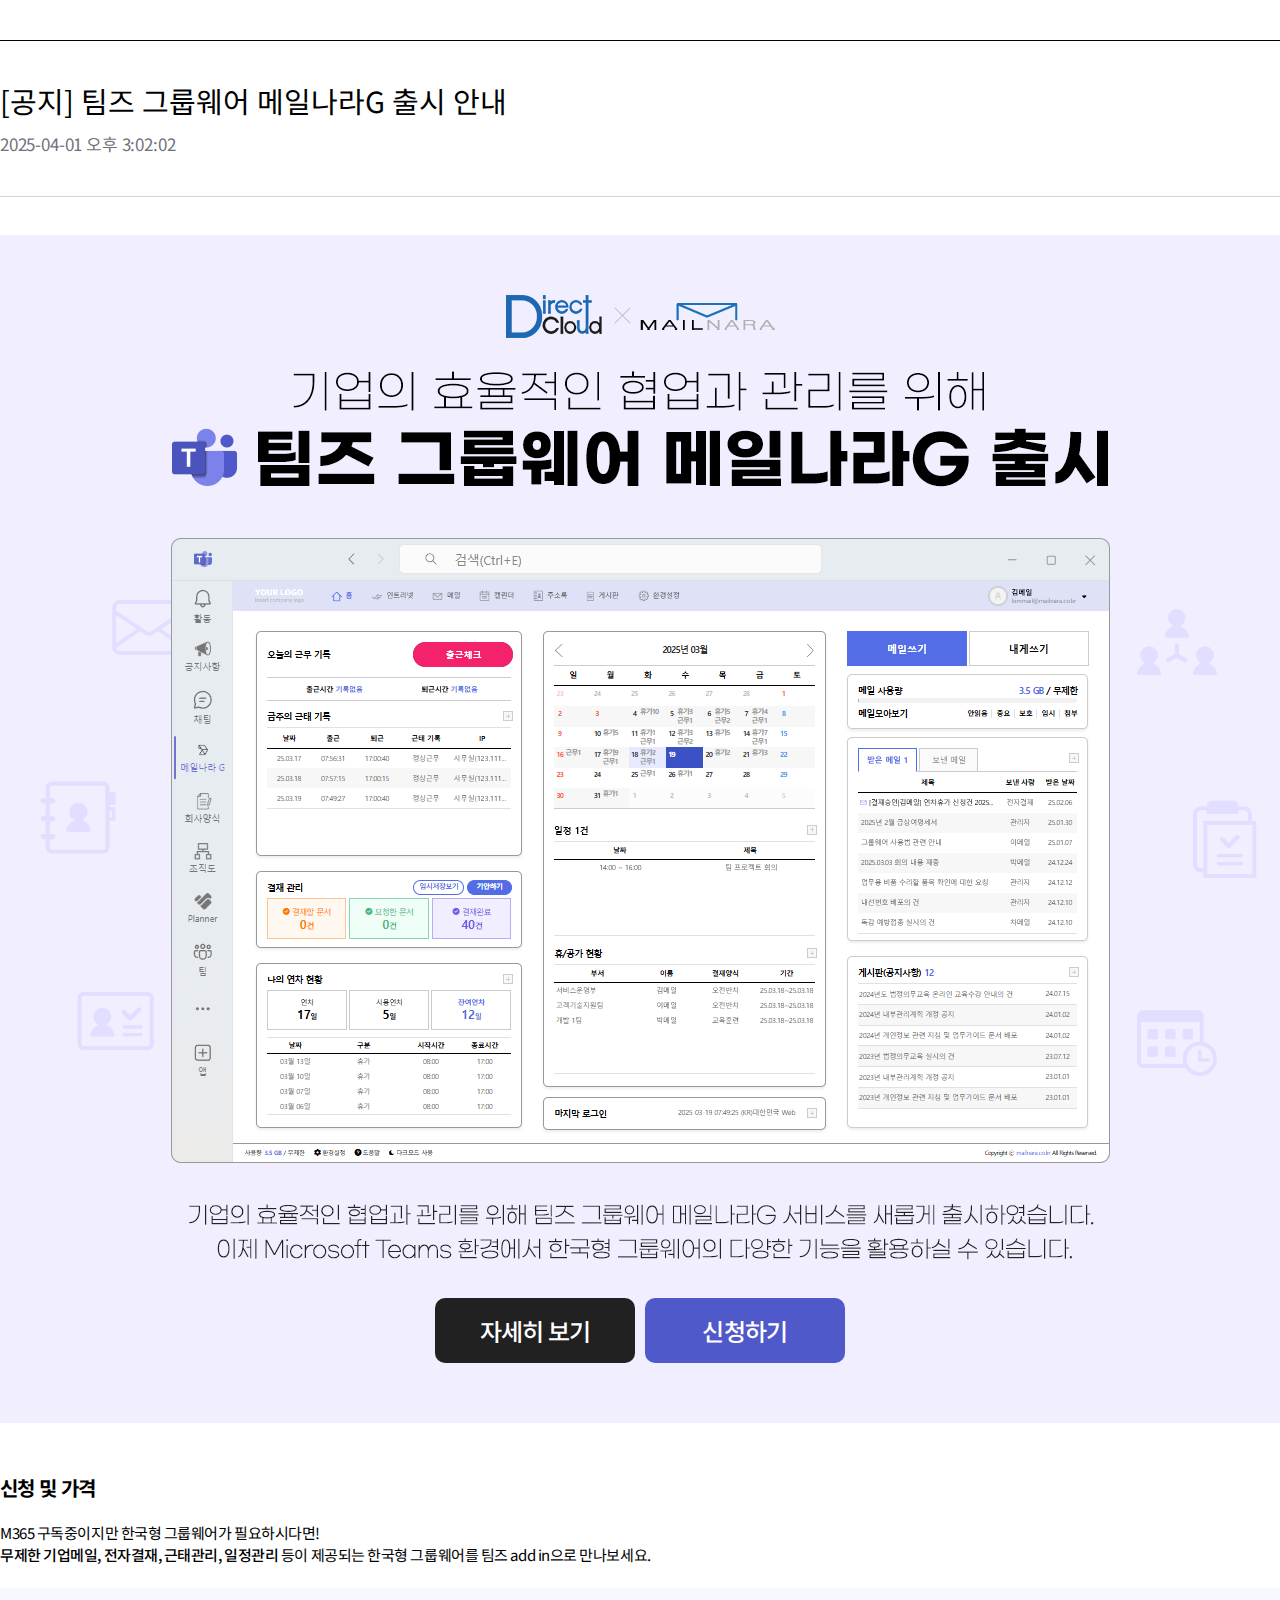
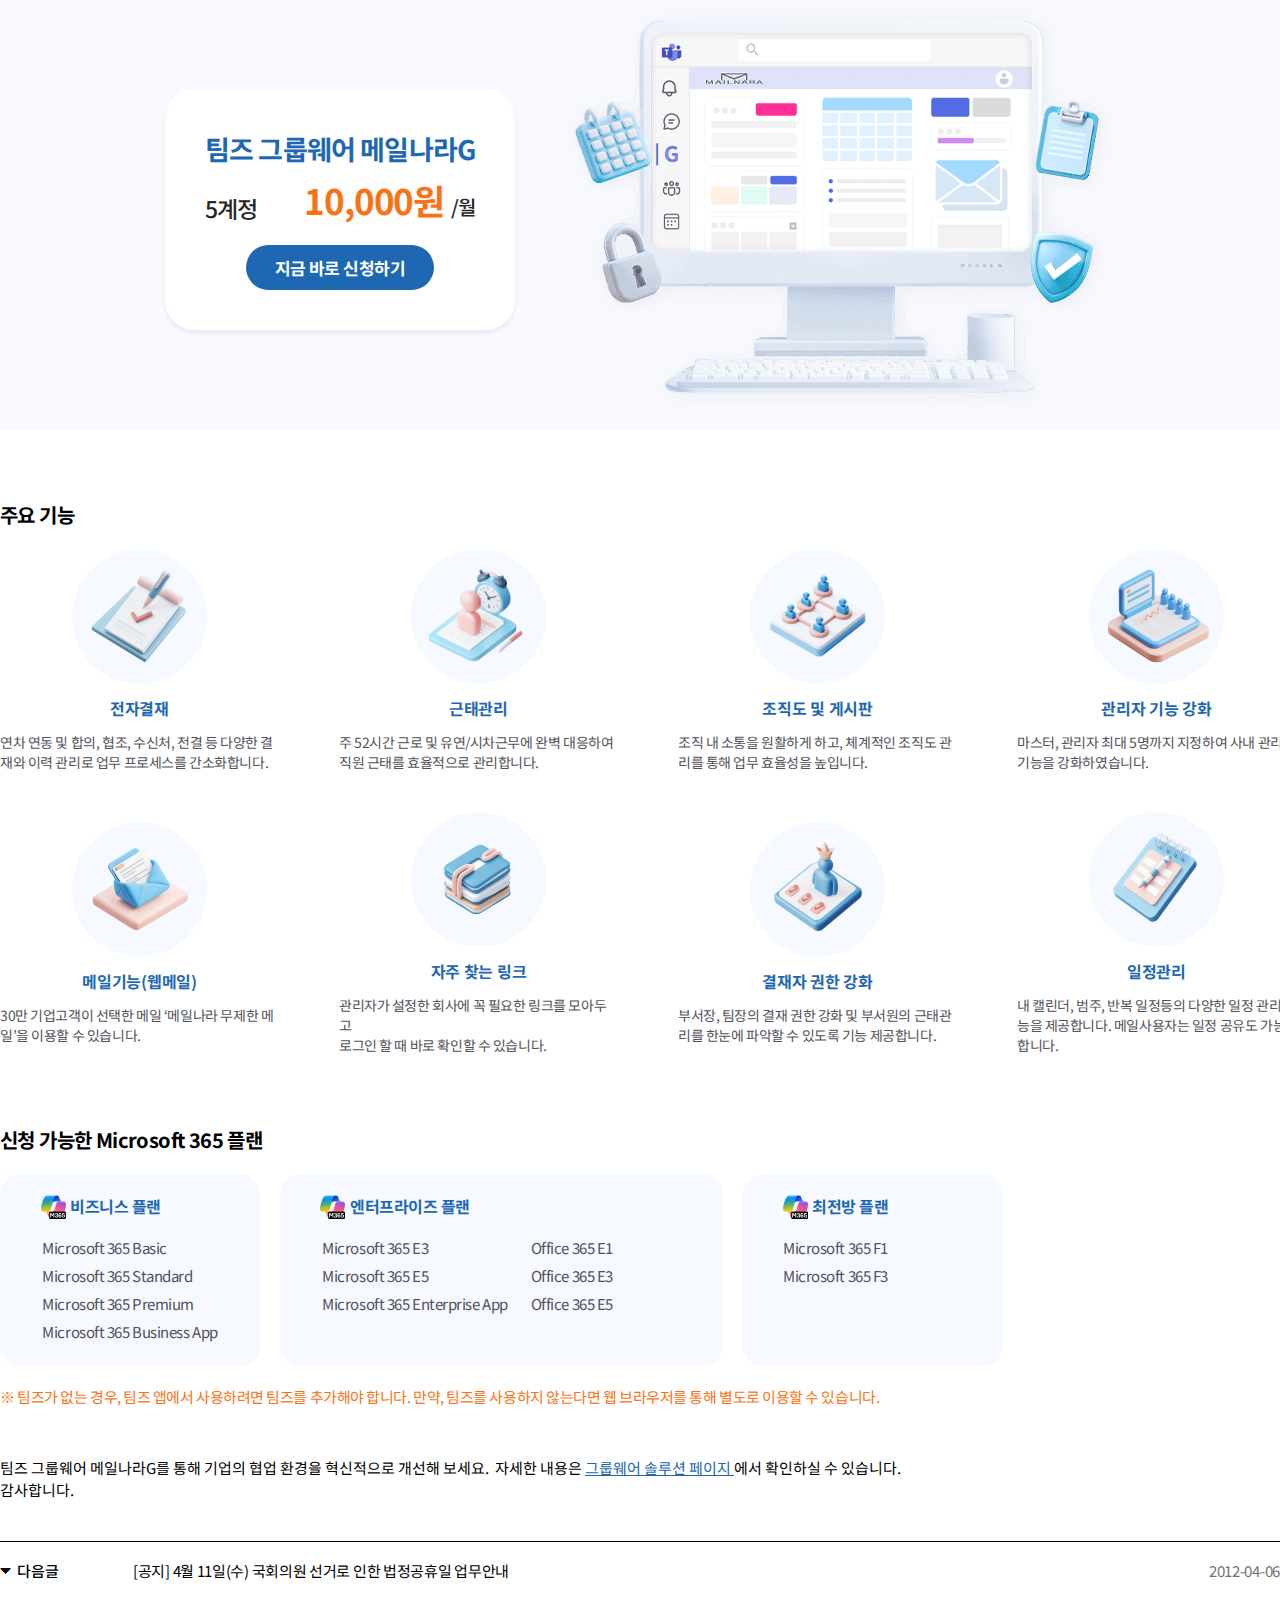
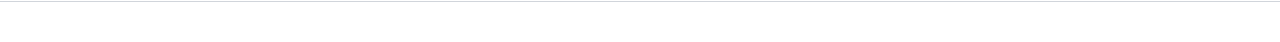
<file: index.html>
<!DOCTYPE html><html><head><meta charset="utf-8"><meta name="viewport" content="initial-scale=1, width=device-width"><link rel="stylesheet" href="frame.217c0680.css"><link rel="stylesheet" href="https://fonts.googleapis.com/css2?family=Noto Sans KR:wght@300;400;500;700&display=swap"><link rel="stylesheet" href="https://fonts.googleapis.com/css2?family=Inter:wght@400;500;600;700&display=swap"></head><body> <div class="bg-white box-border flex flex-col items-center justify-start leading-[normal] mq450:h-auto overflow-hidden px-0 py-10 relative tracking-[normal] w-full"> <main class="border-b-[1px] border-gray-300 border-solid box-border flex flex-col items-start justify-start max-w-full mq975:w-[calc(100%_-_40px)] w-[1300px]"> <header class="border-black border-solid border-t-[1px] flex flex-col font-font gap-2.5 items-start justify-start overflow-hidden pb-10 pt-[38px] px-0 self-stretch text-10xl text-black text-left"> <h2 class="font-inherit font-normal m-0 relative self-stretch text-inherit"> [공지] 팀즈 그룹웨어 메일나라G 출시 안내 </h2> <div class="relative self-stretch text-extended-gray-500 text-mid tracking-[-0.01em]"> 2025-04-01 오후 3:02:02 </div> </header> <section class="border-gray-300 border-solid border-t-[1px] box-border flex flex-col font-font gap-[50px] items-start justify-start max-w-full min-h-[300px] mq1050:gap-[25px] mq975:box-border mq975:pb-5 mq975:pt-5 overflow-hidden pb-10 pt-[38px] px-0 self-stretch text-black text-left text-xl"> <div class="bg-lavender flex flex-col gap-[25px] items-start justify-center mq1050:box-border mq1050:pb-[25px] mq975:box-border mq975:pb-[39px] pb-[60px] pt-0 px-0 self-stretch"> <div class="flex flex-col gap-2.5 items-center justify-start self-stretch"> <img class="hidden max-h-full object-cover relative w-[1300px]" alt src="g-1@2x.36037738.png"> <img class="max-h-full object-cover relative w-[1300px]" loading="lazy" alt src="g-2@2x.b5c57b3b.png"> </div> <div class="flex flex-row gap-2.5 items-start justify-center mq450:flex-wrap self-stretch"> <button class="[border:none] bg-gray-200 box-border cursor-pointer flex flex-row hover:bg-dimgray-200 items-center justify-center min-w-[200px] mq450:w-[calc(100%_-_40px)] overflow-hidden px-5 py-[15px] rounded-3xs"> <div class="font-font font-medium relative text-5xl text-left text-white tracking-[-0.03em]"> 자세히 보기 </div> </button> <button class="[border:none] bg-slateblue box-border cursor-pointer flex flex-row hover:bg-royalblue items-center justify-center min-w-[200px] mq450:w-[calc(100%_-_40px)] overflow-hidden px-5 py-[15px] rounded-3xs"> <div class="font-font font-medium mq450:text-lgi relative text-5xl text-left text-white tracking-[-0.03em]"> 신청하기 </div> </button> </div> </div> <div class="flex flex-col gap-[70px] items-start justify-start max-w-full mq1050:gap-[35px] mq450:gap-[17px] self-stretch"> <div class="flex flex-col gap-5 items-center justify-center max-w-full w-[1300px]"> <div class="flex flex-row items-center justify-start self-stretch"> <b class="flex-1 mq450:text-base relative tracking-[-0.03em]">신청 및 가격</b> </div> <div class="flex flex-col gap-[22px] items-start justify-center max-w-full self-stretch text-mini"> <div class="leading-[22px] relative self-stretch tracking-[-0.03em]"> <p class="m-0"> M365 구독중이지만 한국형 그룹웨어가 필요하시다면! </p> <p class="m-0"> <span class="font-font font-medium">무제한 기업메일, 전자결재, 근태관리, 일정관리</span> <span> 등이 제공되는 한국형 그룹웨어를 팀즈 add in으로 만나보세요.</span> </p> </div> <div class="bg-ghostwhite-100 box-border flex flex-row gap-[50px] items-center justify-center max-w-full mq1050:flex-wrap mq1050:gap-[25px] overflow-hidden px-0 py-5 self-stretch text-[27px] text-color"> <div class="bg-white box-border flex flex-col gap-5 items-center justify-center max-w-full mq1050:flex-1 mq450:min-w-full mq450:w-[calc(100%_-_40px)] p-21xl rounded-11xl shadow-[0px_4px_4px_rgba(0,_0,_0,_0.05)]"> <div class="flex flex-col gap-5 items-start justify-start self-stretch"> <h2 class="font-bold font-inherit m-0 mq450:text-3xl relative text-inherit tracking-[-0.03em]"> 팀즈 그룹웨어 메일나라G </h2> <div class="flex flex-row gap-0 h-[37px] items-end justify-between self-stretch text-[23px] text-gray-100"> <div class="font-medium mq450:text-lg relative tracking-[-0.03em]"> 5계정 </div> <div class="mq450:text-base relative text-[35px] text-extended-orange-500 tracking-[-0.03em]"> <b>10,000원</b> <span class="font-medium text-gray-100 text-xl">/월</span> </div> </div> </div> <button class="[border:none] bg-[transparent] cursor-pointer flex flex-row items-start justify-start p-0"> <div class="bg-color flex flex-row items-start justify-center overflow-hidden px-[29px] py-2.5 rounded-81xl"> <b class="font-font relative text-left text-mid text-white tracking-[-0.03em]">지금 바로 신청하기</b> </div> </button> </div> <img class="max-h-full max-w-full mq1050:flex-1 object-cover relative w-[550px]" loading="lazy" alt src="banner-img-06-1@2x.b5442df2.png"> </div> </div> </div> <div class="flex flex-col gap-5 items-center justify-center w-[1300px]"> <div class="flex flex-row items-center justify-start self-stretch"> <b class="flex-1 mq450:text-base relative tracking-[-0.03em]">주요 기능</b> </div> <div class="content-center flex flex-row flex-wrap gap-x-[60px] gap-y-10 items-center justify-start mq1050:gap-[30px] self-stretch text-base text-color"> <div class="flex flex-col gap-2.5 items-center justify-center w-[279px]"> <div class="bg-ghostwhite-200 flex flex-row items-center justify-start p-3xs rounded-81xl"> <img class="max-h-full object-cover relative w-[115px]" loading="lazy" alt src="samjungdata-smooth-3d-clay-style-icon-of-electronic-document--ca2a95551b9a4752a8386f5df86d527e-1-2@2x.23e58e57.png"> </div> <div class="flex flex-col gap-2.5 items-center justify-start rounded-xl self-stretch"> <b class="leading-[28px] relative tracking-[-0.02em]">전자결재</b> <div class="leading-[20px] relative self-stretch text-extended-gray-600 text-sm tracking-[-0.03em]"> 연차 연동 및 합의, 협조, 수신처, 전결 등 다양한 결재와 이력 관리로 업무 프로세스를 간소화합니다.​ </div> </div> </div> <div class="flex flex-col gap-2.5 items-center justify-center w-[279px]"> <div class="bg-ghostwhite-200 flex flex-row items-center justify-start p-3xs rounded-81xl"> <img class="max-h-full object-cover relative w-[115px]" loading="lazy" alt src="samjungdata-smooth-3d-clay-style-icon-of-electronic-document--ca2a95551b9a4752a8386f5df86d527e-1-2-1@2x.f3512aaa.png"> </div> <div class="flex flex-col gap-2.5 items-center justify-start rounded-xl self-stretch"> <b class="leading-[28px] relative tracking-[-0.02em]">근태관리</b> <div class="leading-[20px] relative self-stretch text-extended-gray-600 text-sm tracking-[-0.03em]"> 주 52시간 근로 및 유연/시차근무에 완벽 대응하여 직원 근태를 효율적으로 관리합니다.​ </div> </div> </div> <div class="flex flex-col gap-2.5 items-center justify-center w-[279px]"> <div class="bg-ghostwhite-200 flex flex-row items-center justify-start p-3xs rounded-81xl"> <img class="max-h-full object-cover relative w-[115px]" loading="lazy" alt src="samjungdata-smooth-3d-clay-style-icon-of-electronic-document--ca2a95551b9a4752a8386f5df86d527e-1-2-2@2x.f5a5685c.png"> </div> <div class="flex flex-col gap-2.5 items-center justify-start rounded-xl self-stretch"> <b class="leading-[28px] relative tracking-[-0.02em]">조직도 및 게시판</b> <div class="leading-[20px] relative self-stretch text-extended-gray-600 text-sm tracking-[-0.03em]"> 조직 내 소통을 원활하게 하고, 체계적인 조직도 관리를 통해 업무 효율성을 높입니다.​ </div> </div> </div> <div class="flex flex-col gap-2.5 items-center justify-center w-[279px]"> <div class="bg-ghostwhite-200 flex flex-row items-center justify-start p-3xs rounded-81xl"> <img class="max-h-full object-cover relative w-[115px]" loading="lazy" alt src="samjungdata-smooth-3d-clay-style-icon-of-electronic-document--ca2a95551b9a4752a8386f5df86d527e-1-2-3@2x.d52814c4.png"> </div> <div class="flex flex-col gap-2.5 items-center justify-start rounded-xl self-stretch"> <b class="leading-[28px] relative tracking-[-0.02em]">관리자 기능 강화</b> <div class="leading-[20px] relative self-stretch text-extended-gray-600 text-sm tracking-[-0.03em]"> 마스터, 관리자 최대 5명까지 지정하여 사내 관리 기능을 강화하였습니다.​ </div> </div> </div> <div class="flex flex-col gap-2.5 items-center justify-center w-[279px]"> <div class="bg-ghostwhite-200 flex flex-row items-center justify-start p-3xs rounded-81xl"> <img class="max-h-full object-cover relative w-[115px]" loading="lazy" alt src="samjungdata-smooth-3d-clay-style-icon-of-electronic-document--ca2a95551b9a4752a8386f5df86d527e-1-2-4@2x.9db1adfd.png"> </div> <div class="flex flex-col gap-2.5 items-center justify-start rounded-xl self-stretch"> <b class="leading-[28px] relative tracking-[-0.02em]">메일기능(웹메일)</b> <div class="leading-[20px] relative self-stretch text-extended-gray-600 text-sm tracking-[-0.03em]"> 30만 기업고객이 선택한 메일 ‘메일나라 무제한 메일’을 이용할 수 있습니다.​ </div> </div> </div> <div class="flex flex-col gap-2.5 items-center justify-center w-[279px]"> <div class="bg-ghostwhite-200 flex flex-row items-center justify-start p-3xs rounded-81xl"> <img class="max-h-full object-cover relative w-[115px]" loading="lazy" alt src="samjungdata-smooth-3d-clay-style-icon-of-electronic-document--ca2a95551b9a4752a8386f5df86d527e-1-2-5@2x.a5719970.png"> </div> <div class="flex flex-col gap-2.5 items-center justify-start rounded-xl self-stretch"> <b class="leading-[28px] relative tracking-[-0.02em]">자주 찾는 링크</b> <div class="leading-[20px] relative self-stretch text-extended-gray-600 text-sm tracking-[-0.03em]"> <p class="m-0"> 관리자가 설정한 회사에 꼭 필요한 링크를 모아두고 </p> <p class="m-0">로그인 할 때 바로 확인할 수 있습니다.</p> </div> </div> </div> <div class="flex flex-col gap-2.5 items-center justify-center w-[279px]"> <div class="bg-ghostwhite-200 flex flex-row items-center justify-start p-3xs rounded-81xl"> <img class="max-h-full object-cover relative w-[115px]" loading="lazy" alt src="samjungdata-smooth-3d-clay-style-icon-of-electronic-document--ca2a95551b9a4752a8386f5df86d527e-1-2-6@2x.05e39018.png"> </div> <div class="flex flex-col gap-2.5 items-center justify-start rounded-xl self-stretch"> <b class="leading-[28px] relative tracking-[-0.02em]">결재자 권한 강화</b> <div class="leading-[20px] relative self-stretch text-extended-gray-600 text-sm tracking-[-0.03em]"> 부서장, 팀장의 결재 권한 강화 및 부서원의 근태관리를 한눈에 파악할 수 있도록 기능 제공합니다. </div> </div> </div> <div class="flex flex-col gap-2.5 items-center justify-center w-[279px]"> <div class="bg-ghostwhite-200 flex flex-row items-center justify-start p-3xs rounded-81xl"> <img class="max-h-full object-cover relative w-[115px]" loading="lazy" alt src="samjungdata-smooth-3d-clay-style-icon-of-electronic-document--ca2a95551b9a4752a8386f5df86d527e-1-2-7@2x.43c99e67.png"> </div> <div class="flex flex-col gap-2.5 items-center justify-start rounded-xl self-stretch"> <b class="leading-[28px] relative tracking-[-0.02em]">일정관리</b> <div class="leading-[20px] relative self-stretch text-extended-gray-600 text-sm tracking-[-0.03em]"> 내 캘린더, 범주, 반복 일정등의 다양한 일정 관리기능을 제공합니다. 메일사용자는 일정 공유도 가능합니다.  </div> </div> </div> </div> </div> <div class="flex flex-col gap-5 items-start justify-center max-w-full self-stretch"> <div class="flex flex-row items-center justify-start self-stretch"> <b class="flex-1 mq450:text-base relative tracking-[-0.03em]">신청 가능한 Microsoft 365 플랜</b> </div> <div class="flex flex-row gap-5 items-center justify-start max-w-full mq1050:flex-wrap rounded-xl self-stretch text-base text-center text-color"> <div class="bg-ghostwhite-200 box-border flex flex-col gap-2.5 items-center justify-start min-w-[260px] overflow-hidden pb-5 pt-[15px] px-[38px] rounded-xl self-stretch"> <div class="box-border flex flex-row gap-1 items-center justify-start px-[3px] py-0 w-[184px]"> <img class="max-h-full object-cover overflow-hidden relative shrink-0 w-[25px]" loading="lazy" alt src="m365copilot-1@2x.a19c622e.png"> <b class="leading-[35px] relative tracking-[-0.03em]">비즈니스 플랜 </b> </div> <div class="leading-[28px] relative text-extended-gray-600 text-left text-mini tracking-[-0.03em]"> <p class="m-0">Microsoft 365 Basic</p> <p class="m-0">Microsoft 365 Standard</p> <p class="m-0">Microsoft 365 Premium</p> <p class="m-0">Microsoft 365 Business App​</p> </div> </div> <div class="bg-ghostwhite-200 box-border flex flex-col gap-2.5 items-center justify-start max-w-full min-w-[260px] overflow-hidden pb-5 pt-[15px] px-10 rounded-xl self-stretch"> <div class="flex flex-row gap-[5px] items-center justify-start w-[363px]"> <img class="max-h-full object-cover overflow-hidden relative shrink-0 w-[25px]" loading="lazy" alt src="m365copilot-1-1@2x.7944dd3f.png"> <b class="leading-[35px] relative tracking-[-0.03em]">엔터프라이즈 플랜 </b> </div> <div class="flex flex-row gap-[23px] items-start justify-center mq450:flex-wrap text-extended-gray-600 text-left text-mini"> <div class="leading-[28px] relative tracking-[-0.03em]"> <p class="m-0">Microsoft 365 E3</p> <p class="m-0">Microsoft 365 E5​</p> <p class="m-0">Microsoft 365 Enterprise App</p> </div> <div class="inline-block leading-[28px] relative shrink-0 tracking-[-0.03em] w-[150px]"> <p class="m-0">Office 365 E1</p> <p class="m-0">Office 365 E3</p> <p class="m-0">Office 365 E5</p> </div> </div> </div> <div class="bg-ghostwhite-200 box-border flex flex-col gap-2.5 items-center justify-start min-w-[260px] overflow-hidden pb-5 pt-[15px] px-10 rounded-xl self-stretch"> <div class="flex flex-row gap-1 items-center justify-start w-[180px]"> <img class="max-h-full object-cover overflow-hidden relative shrink-0 w-[25px]" loading="lazy" alt src="m365copilot-1-1@2x.7944dd3f.png"> <b class="leading-[35px] relative tracking-[-0.03em]">최전방 플랜 </b> </div> <div class="inline-block leading-[28px] relative text-extended-gray-600 text-left text-mini tracking-[-0.03em] w-[180px]"> <p class="m-0">Microsoft 365 F1</p> <p class="m-0">Microsoft 365 F3</p> </div> </div> </div> <div class="pr-5 relative text-extended-orange-500 text-mini tracking-[-0.03em]"> ※ 팀즈가 없는 경우, 팀즈 앱에서 사용하려면 팀즈를 추가해야 합니다. 만약, 팀즈를 사용하지 않는다면 웹 브라우저를 통해 별도로 이용할 수 있습니다. </div> </div> </div> <div class="leading-[22px] relative self-stretch text-color text-mini"> <p class="m-0"> <span class="text-black">팀즈 그룹웨어 메일나라G를 통해 기업의 협업 환경을 혁신적으로 개선해 보세요.  자세한 내용은 </span> <a class="text-[inherit]" href="https://prdev.directcloud.co.kr/Solution/GroupwareSolution" target="_blank"> <span class="[text-decoration:underline]">그룹웨어 솔루션 페이지</span> </a> <span class="text-black">에서 확인하실 수 있습니다.​</span> </p> <p class="m-0 text-black">감사합니다.</p> </div> </section> <footer class="border-black border-solid border-t-[1px] box-border flex flex-row font-font gap-0 items-center justify-between max-w-full mq1050:flex-wrap overflow-hidden pb-5 pt-[18px] px-0 self-stretch text-black text-left text-mini"> <div class="flex flex-row gap-[74px] items-center justify-start max-w-full mq1050:flex-wrap mq1050:gap-[37px] mq450:gap-[18px]"> <div class="flex flex-row items-center justify-start"> <img class="max-h-full object-cover relative w-[17px]" loading="lazy" alt src="image-2@2x.a8929046.png"> <div class="font-medium relative">다음글</div> </div> <div class="inline-block max-w-full relative tracking-[-0.02em]"> [공지] 4월 11일(수) 국회의원 선거로 인한 법정공휴일 업무안내 </div> </div> <div class="relative text-extended-gray-500 tracking-[-0.02em]"> 2012-04-06 </div> </footer> </main> </div> </body></html>
</file>
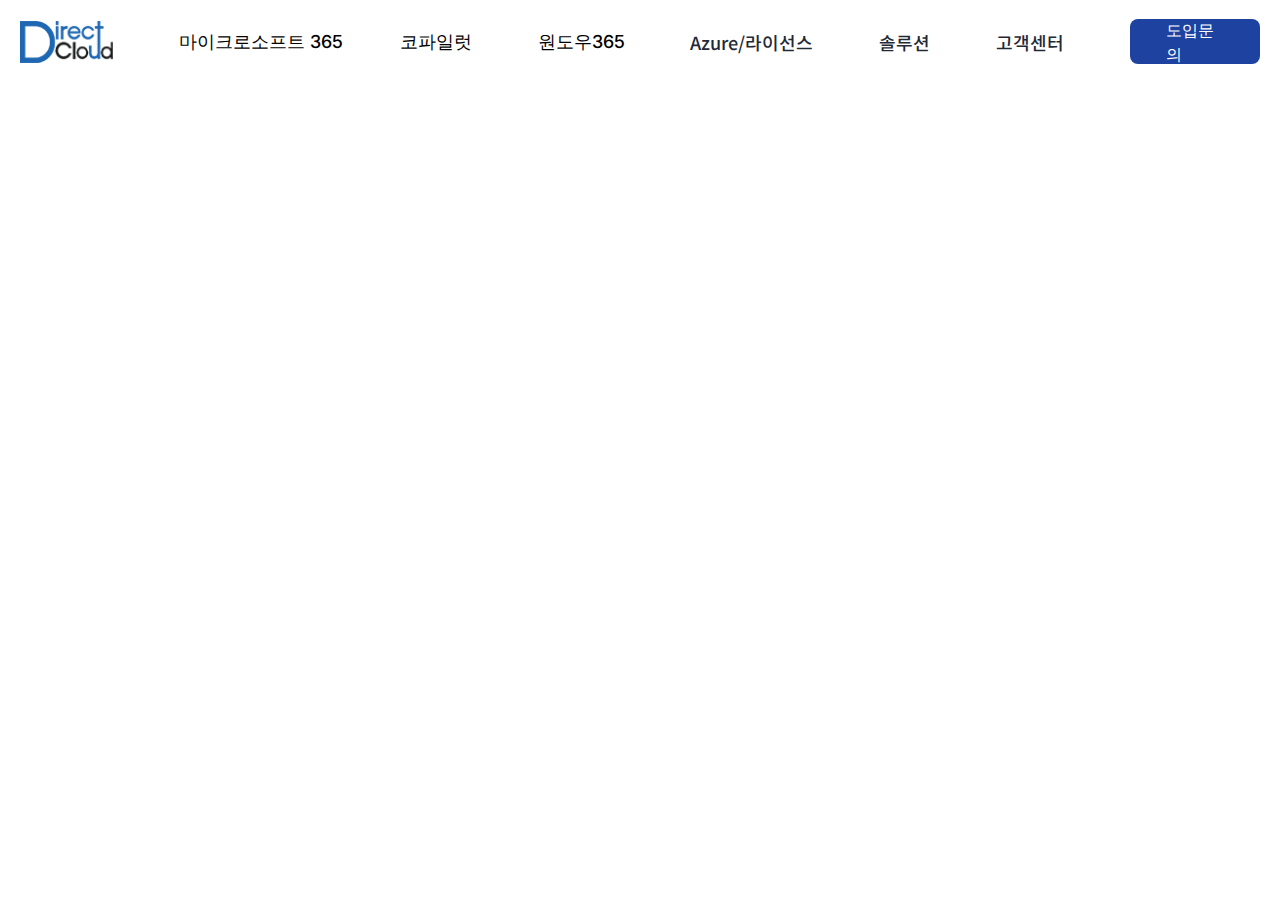
<file: frame.html>
<!DOCTYPE html><html><head><meta charset="utf-8"><meta name="viewport" content="initial-scale=1, width=device-width"><link rel="stylesheet" href="frame.217c0680.css"><link rel="stylesheet" href="https://fonts.googleapis.com/css2?family=Noto Sans KR:wght@300;400;500;700&display=swap"><link rel="stylesheet" href="https://fonts.googleapis.com/css2?family=Inter:wght@400;500;600;700&display=swap"></head><body> <div class="bg-white box-border flex flex-row font-text-base-font-normal items-end justify-center leading-[normal] max-w-full mq975:gap-4 pb-boundvariablesdata1 pt-[19px] px-5 text-5xl text-dark-dark text-left tracking-[normal] w-[1728px]"> <div class="content-center flex flex-row flex-wrap gap-8 items-center justify-center max-w-full mq975:gap-4 w-[1300px]"> <div class="bg-[top] bg-[url('/public/logo1@3x.png')] bg-cover bg-no-repeat flex flex-row h-[42px] items-center justify-start w-[93px]"> <img class="h-8 hidden relative w-8" alt> <div class="font-semibold hidden leading-[150%] relative"> Flowbite </div> </div> <div class="box-border flex flex-1 flex-row gap-5 items-center justify-between max-w-full min-w-[658px] mq450:flex-wrap mq450:min-w-full px-[34px] py-0 text-black text-center text-lg"> <div class="flex flex-col items-start justify-center w-[155px]"> <div class="font-medium leading-[150%] relative whitespace-nowrap"> 마이크로소프트 365 </div> </div> <div class="flex flex-col items-start justify-center"> <div class="font-medium leading-[150%] relative">코파일럿</div> </div> <div class="flex flex-col items-start justify-center"> <div class="font-medium leading-[150%] relative">원도우365</div> </div> <div class="flex flex-col font-font items-start justify-center text-gray-800"> <a class="[text-decoration:none] font-medium inline-block leading-[28px] min-w-[123px] relative self-stretch text-[inherit]">Azure/라이선스</a> </div> <div class="flex flex-col font-font items-start justify-center text-gray-800"> <a class="[text-decoration:none] font-medium inline-block leading-[28px] relative text-[inherit] w-[51px]">솔루션</a> </div> <div class="flex flex-col font-font items-start justify-center text-gray-800"> <a class="[text-decoration:none] font-medium inline-block leading-[28px] min-w-[68px] relative self-stretch text-[inherit]">고객센터</a> </div> </div> <button class="[border:none] bg-blue-800 box-border cursor-pointer flex flex-row gap-boundvariablesdata h-[45px] items-center justify-center overflow-hidden px-boundvariablesdata5 py-boundvariablesdata rounded-rounded-lg shrink-0 w-[130px]"> <img class="h-boundvariablesdata5 hidden overflow-hidden relative shrink-0 w-boundvariablesdata5" alt> <div class="font-medium font-text-base-font-normal inline-block leading-[150%] relative text-base text-left text-white w-[59px]"> 도입문의 </div> <img class="h-boundvariablesdata5 hidden overflow-hidden relative shrink-0 w-boundvariablesdata5" alt> </button> </div> </div> </body></html>
</file>
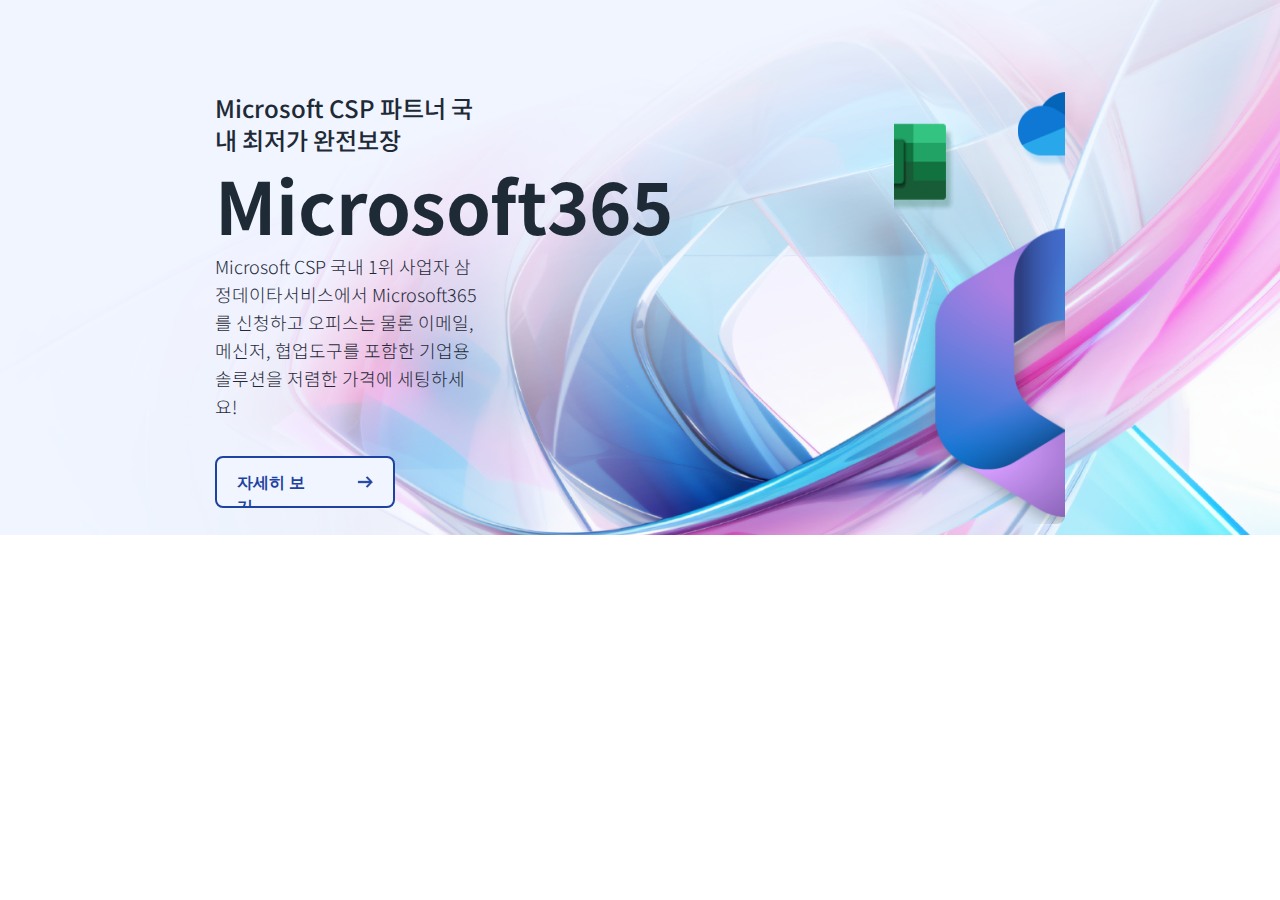
<file: frame1.html>
<!DOCTYPE html><html><head><meta charset="utf-8"><meta name="viewport" content="initial-scale=1, width=device-width"><link rel="stylesheet" href="frame.217c0680.css"><link rel="stylesheet" href="https://fonts.googleapis.com/css2?family=Noto Sans KR:wght@300;400;500;700&display=swap"><link rel="stylesheet" href="https://fonts.googleapis.com/css2?family=Inter:wght@400;500;600;700&display=swap"></head><body> <div class="bg-indigo-50 box-border flex flex-row items-end justify-start leading-[normal] mq1050:box-border mq1050:pl-[107px] mq1050:pr-[107px] mq975:box-border mq975:pl-5 mq975:pr-5 overflow-hidden px-[215px] py-[11.5px] relative tracking-[normal] w-full"> <img class="!m-[0] absolute bottom-[0px] h-full left-[0px] max-h-full max-w-full object-cover overflow-hidden right-[0px] top-[0px] w-full" alt src="-1@2x.33d2aea4.png"> <section class="box-border flex flex-row font-font gap-5 h-max-w-lg items-start justify-between max-w-full mq1050:box-border mq1050:pt-[52px] overflow-hidden pb-0 pt-boundvariablesdata2 px-0 rounded-rounded-lg shrink-0 text-5xl text-gray-800 text-left w-[1301px] z-[1]"> <div class="flex flex-col gap-boundvariablesdata4 items-start justify-start max-w-[calc(100%_-_582px)] mq1050:gap-[18px] mq450:max-w-full w-[659px]"> <div class="flex flex-col gap-boundvariablesdata5 items-start justify-start max-w-full self-stretch"> <h3 class="font-inherit font-medium leading-[32px] m-0 mq975:leading-[26px] mq975:text-lgi relative self-stretch text-blue-800 text-inherit"> Microsoft CSP 파트너 국내 최저가 완전보장 </h3> <b class="inline-block leading-[72px] max-w-full mq1050:leading-[58px] mq1050:text-[58px] mq975:leading-[43px] mq975:text-[43px] relative text-53xl">Microsoft365</b> <div class="font-light leading-[28px] relative text-lg"> Microsoft CSP 국내 1위 사업자 삼정데이타서비스에서 Microsoft365를 신청하고 오피스는 물론 이메일, 메신저, 협업도구를 포함한 기업용 솔루션을 저렴한 가격에 세팅하세요! </div> </div> <div class="box-border flex flex-row items-start justify-start px-0 py-0 w-[180px]"> <button class="bg-indigo-50 border-[2px] border-blue-800 border-solid cursor-pointer flex flex-row gap-boundvariablesdata6 items-center justify-center overflow-hidden px-boundvariablesdata7 py-boundvariablesdata5 rounded-rounded-lg"> <img class="h-boundvariablesdata1 hidden overflow-hidden relative shrink-0 w-boundvariablesdata1" alt> <div class="font-semibold font-text-base-font-normal h-6 inline-block leading-[150%] relative text-base text-blue-800 text-left w-[130px]"> 자세히 보기 </div> <img class="h-boundvariablesdata1 overflow-hidden relative shrink-0 w-boundvariablesdata1" alt src="arrowright.f397a458.svg"> </button> </div> </div> <img class="h-[449px] max-w-[calc(100%_-_679px)] mq450:hidden object-cover relative w-[562px]" loading="lazy" alt src="banner-01-1-1@2x.5d01bb60.png"> </section> <div class="flex flex-col h-[88.5px] items-start justify-start ml-[-1299.5px] relative"> <div class="flex flex-row gap-boundvariablesdata items-start justify-start z-[2]"> <div class="bg-blue-800 h-boundvariablesdata1 relative rounded-[50%] w-boundvariablesdata1"></div> <div class="bg-gray-400 h-boundvariablesdata1 relative rounded-[50%] w-boundvariablesdata1"></div> <div class="bg-gray-400 h-boundvariablesdata1 relative rounded-[50%] w-boundvariablesdata1"></div> <div class="bg-gray-400 h-boundvariablesdata1 relative rounded-[50%] w-boundvariablesdata1"></div> </div> </div> </div> </body></html>
</file>
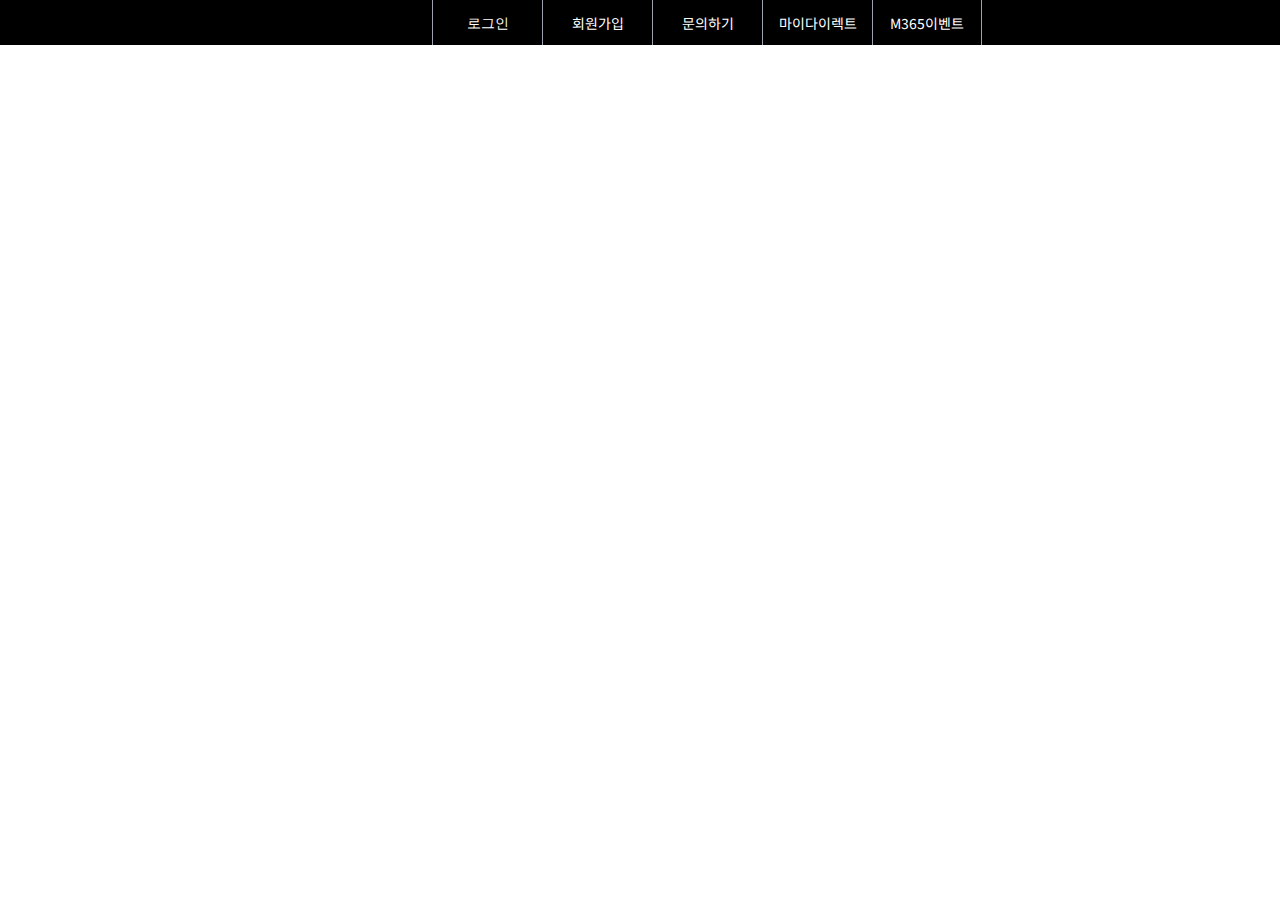
<file: frame2.html>
<!DOCTYPE html><html><head><meta charset="utf-8"><meta name="viewport" content="initial-scale=1, width=device-width"><link rel="stylesheet" href="frame.217c0680.css"><link rel="stylesheet" href="https://fonts.googleapis.com/css2?family=Noto Sans KR:wght@300;400;500;700&display=swap"><link rel="stylesheet" href="https://fonts.googleapis.com/css2?family=Inter:wght@400;500;600;700&display=swap"></head><body> <div class="bg-black box-border flex flex-col font-font items-center justify-start leading-[normal] max-w-full mq450:box-border mq450:pl-[74px] mq450:pr-[74px] mq975:box-border mq975:pl-[149px] mq975:pr-[149px] px-[298px] py-0 text-center text-sm text-white tracking-[normal]"> <div class="bg-black flex flex-row items-center justify-end max-w-full self-stretch"> <div class="[row-gap:20px] content-center flex flex-row flex-wrap gap-0 items-center justify-end max-w-full w-[550px]"> <div class="border-gray-400 border-l-[1px] border-solid box-border flex flex-1 flex-row font-text-base-font-normal items-center justify-center max-w-[110px]"> <div class="flex flex-1 font-medium h-[45px] items-center justify-center leading-[150%] relative"> 로그인 </div> </div> <div class="border-gray-400 border-l-[1px] border-solid box-border flex flex-1 flex-row items-center justify-center max-w-[110px]"> <a class="[text-decoration:none] flex flex-1 h-[45px] items-center justify-center leading-[20px] relative text-[inherit]">회원가입</a> </div> <div class="border-gray-400 border-l-[1px] border-solid box-border flex flex-1 flex-row items-center justify-center max-w-[110px]"> <a class="[text-decoration:none] flex flex-1 h-[45px] items-center justify-center leading-[20px] relative text-[inherit]">문의하기</a> </div> <div class="border-gray-400 border-l-[1px] border-solid box-border flex flex-1 flex-row items-center justify-center max-w-[110px]"> <a class="[text-decoration:none] flex flex-1 h-[45px] items-center justify-center leading-[20px] relative text-[inherit]">마이다이렉트</a> </div> <div class="border-gray-400 border-l-[1px] border-r-[1px] border-solid box-border flex flex-1 flex-row items-center justify-center max-w-[110px]"> <a class="[text-decoration:none] flex flex-1 h-[45px] items-center justify-center leading-[20px] relative text-[inherit]">M365이벤트</a> </div> </div> </div> </div> </body></html>
</file>
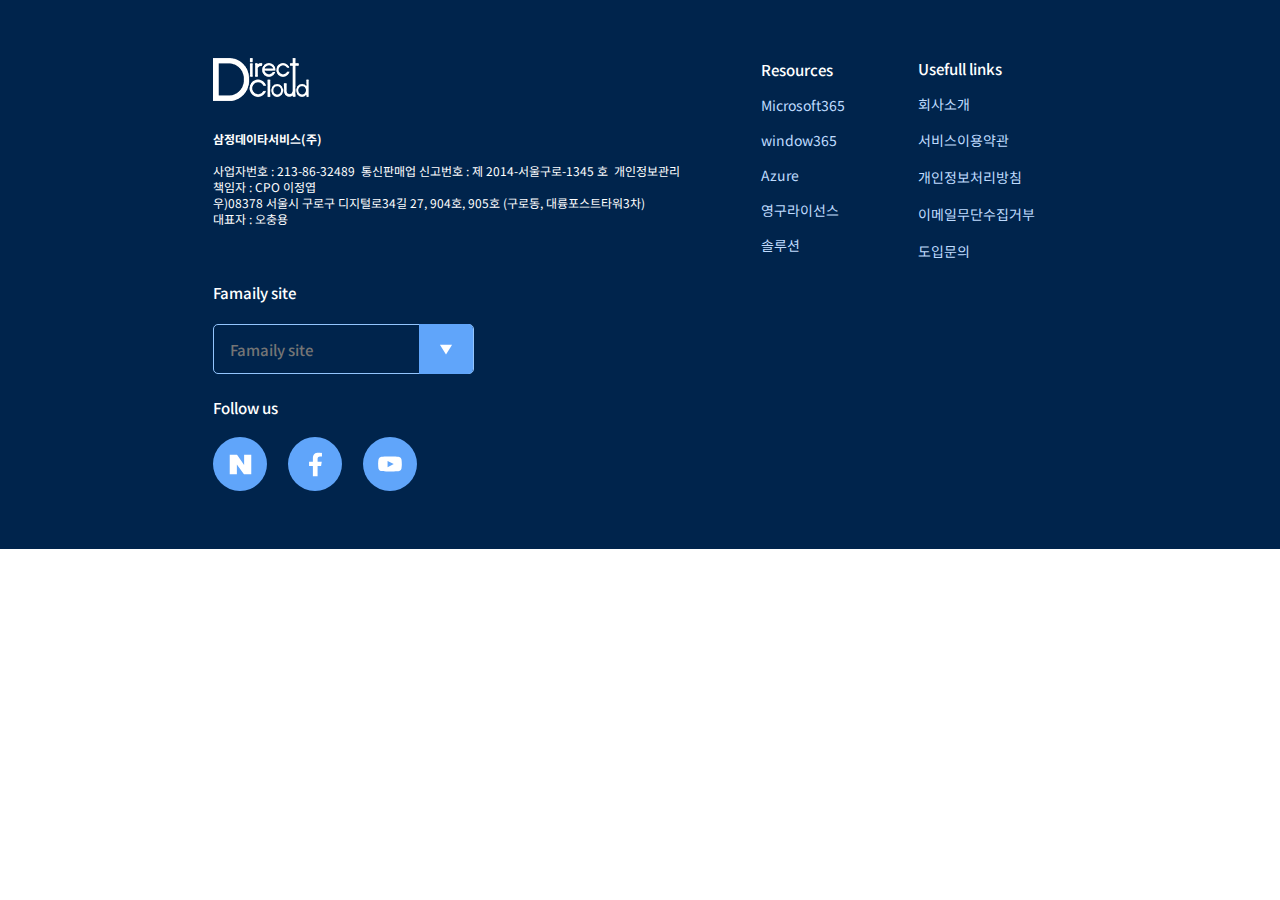
<file: frame3.html>
<!DOCTYPE html><html><head><meta charset="utf-8"><meta name="viewport" content="initial-scale=1, width=device-width"><link rel="stylesheet" href="frame.217c0680.css"><link rel="stylesheet" href="https://fonts.googleapis.com/css2?family=Noto Sans KR:wght@300;400;500;700&display=swap"><link rel="stylesheet" href="https://fonts.googleapis.com/css2?family=Inter:wght@400;500;600;700&display=swap"></head><body> <div class="bg-darkslateblue-200 box-border flex flex-col items-start justify-start leading-[normal] max-w-full mq450:box-border mq450:pl-5 mq450:pr-5 mq975:box-border mq975:pl-[106px] mq975:pr-[106px] px-[213px] py-[58px] tracking-[normal] w-[1727px]"> <section class="box-border content-start flex flex-row flex-wrap font-font gap-5 items-start justify-between max-w-full pl-0 pr-px py-0 self-stretch text-left text-sm text-white"> <div class="flex flex-col gap-[30px] items-start justify-start max-w-full text-xs w-[476px]"> <img class="h-[43px] object-cover relative w-24" loading="lazy" alt src="1@2x.a36f305d.png"> <div class="flex flex-col gap-[5px] items-start justify-start self-stretch"> <b class="leading-[16px] relative self-stretch">삼정데이타서비스(주)</b> <div class="flex h-[85px] items-center leading-[16px] relative self-stretch shrink-0"> <span> <p class="m-0"> 사업자번호 : 213-86-32489  통신판매업 신고번호 : 제 2014-서울구로-1345 호  개인정보관리책임자 : CPO 이정엽 </p> <p class="m-0"> 우)08378 서울시 구로구 디지털로34길 27, 904호, 905호 (구로동, 대륭포스트타워3차) </p> <p class="m-0">대표자 : 오충용</p> </span> </div> </div> </div> <div class="flex flex-col gap-[15px] items-start justify-start text-default-blue-200 w-[85px]"> <a class="[text-decoration:none] flex font-medium h-[22px] items-center relative self-stretch shrink-0 text-mini text-white">Resources</a> <div class="leading-[20px] relative">Microsoft365</div> <div class="leading-[20px] relative">window365</div> <a class="[text-decoration:none] leading-[20px] relative self-stretch text-[inherit]">Azure</a> <div class="leading-[20px] relative">영구라이선스</div> <div class="leading-[20px] relative self-stretch">솔루션</div> </div> <div class="flex flex-col gap-[15px] items-start justify-start text-default-blue-200 w-[148px]"> <a class="[text-decoration:none] font-medium relative self-stretch text-mini text-white">Usefull links</a> <div class="flex h-[21px] items-center leading-[35px] relative self-stretch shrink-0"> 회사소개 </div> <div class="flex h-[21px] items-center leading-[35px] relative self-stretch shrink-0"> 서비스이용약관 </div> <div class="flex h-[22px] items-center leading-[35px] relative self-stretch shrink-0"> 개인정보처리방침 </div> <div class="flex h-[22px] items-center leading-[35px] relative self-stretch shrink-0"> 이메일무단수집거부 </div> <div class="flex h-[22px] items-center leading-[35px] relative self-stretch shrink-0"> 도입문의 </div> </div> <div class="flex flex-col gap-[21px] h-[209px] items-start justify-start text-mini w-[261px]"> <div class="font-medium relative self-stretch">Famaily site</div> <div class="border-[1px] border-default-blue-300 border-solid box-border flex flex-row gap-0 h-[50px] items-center justify-between min-w-[157px] rounded-8xs self-stretch"> <input class="[border:none] [outline:none] bg-[transparent] flex font-font font-medium h-[22px] items-center justify-center relative text-center text-default-blue-200 text-mini w-[110px]" placeholder="Famaily site" type="text"> <div class="bg-default-blue-400 box-border flex flex-col h-[50px] items-center justify-center px-5 py-[18.5px] rounded-bl-none rounded-br-8xs rounded-tl-none rounded-tr-8xs w-[54px]"> <img class="h-[13px] object-contain relative w-3.5" alt src="polygon-1.76261af8.svg"> </div> </div> <div class="content-end flex flex-1 flex-row flex-wrap gap-x-[21px] gap-y-[19px] items-end justify-start w-[204px]"> <a class="[text-decoration:none] font-medium relative shrink-0 text-[inherit]">Follow us</a> <div class="flex flex-row gap-[21px] items-end justify-start"> <div class="bg-default-blue-400 box-border flex flex-col h-[54px] items-center justify-center px-[15px] py-[16.5px] rounded-8xl w-[54px]"> <img class="h-[21px] overflow-hidden relative shrink-0 w-[23px]" loading="lazy" alt src="-.54f3ed43.svg"> </div> <div class="bg-default-blue-400 box-border flex flex-col h-[54px] items-center justify-center px-3.5 py-[14.5px] rounded-8xl w-[54px]"> <img class="h-[25px] overflow-hidden relative shrink-0 w-[25px]" loading="lazy" alt src="facebookf.701a66e6.svg"> </div> <div class="bg-default-blue-400 box-border flex flex-col h-[54px] items-center justify-center pb-[18.6px] pt-[18.7px] px-[15px] rounded-8xl w-[54px]"> <img class="h-[16.7px] relative w-[23.7px]" loading="lazy" alt src="vector.1dc90af3.svg"> </div> </div> </div> </div> </section> </div> </body></html>
</file>
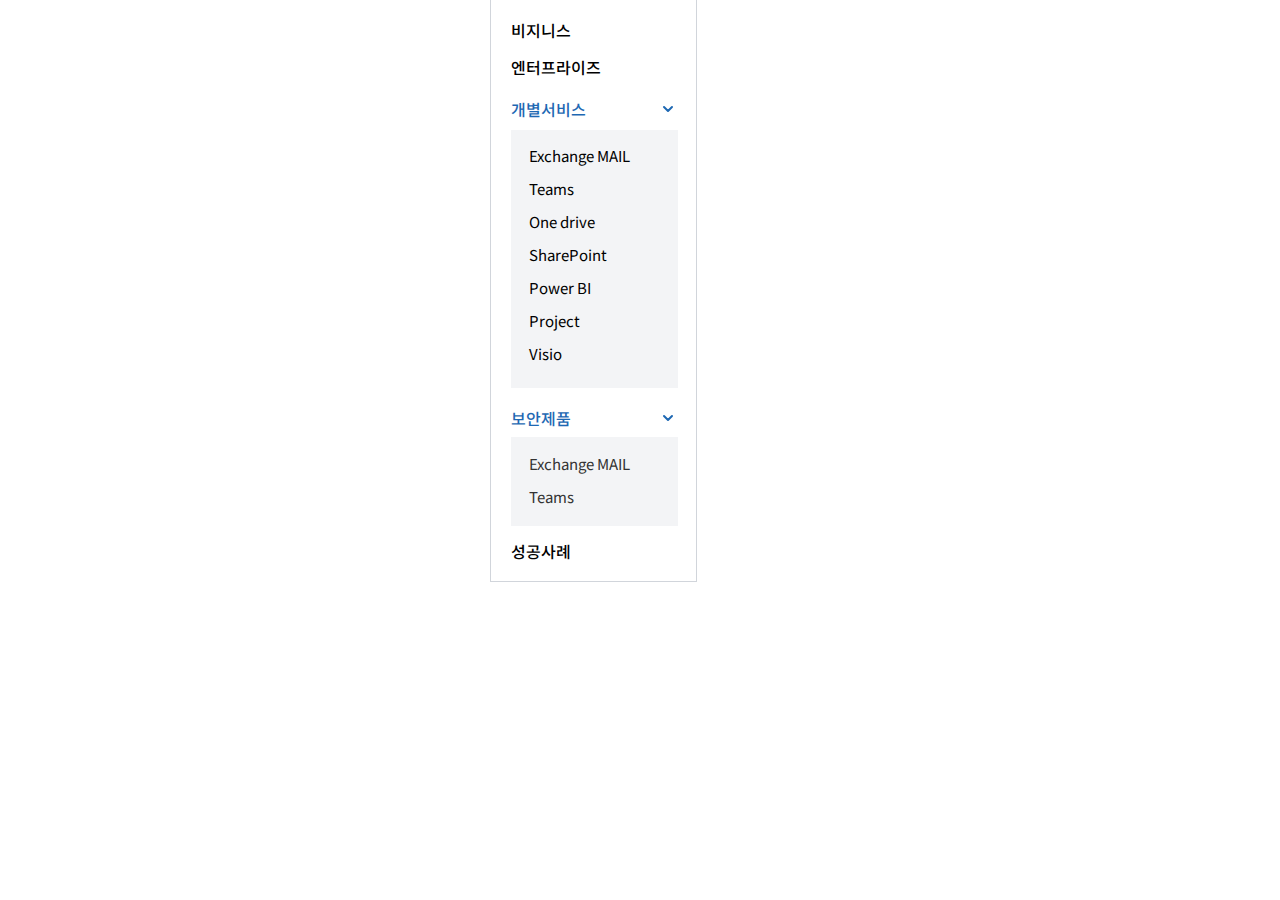
<file: frame4.html>
<!DOCTYPE html><html><head><meta charset="utf-8"><meta name="viewport" content="initial-scale=1, width=device-width"><link rel="stylesheet" href="frame.217c0680.css"><link rel="stylesheet" href="https://fonts.googleapis.com/css2?family=Noto Sans KR:wght@300;400;500;700&display=swap"><link rel="stylesheet" href="https://fonts.googleapis.com/css2?family=Inter:wght@400;500;600;700&display=swap"></head><body> <div class="font-font h-[646px] leading-[normal] max-w-full text-base text-black text-left tracking-[normal] w-[2001px]"> <div class="absolute bg-white border-b-[1px] border-gray-300 border-l-[1px] border-r-[1px] border-solid box-border flex flex-col gap-[13px] h-[584px] items-start justify-start left-[490px] pb-[18px] pl-5 pr-[17px] pt-5 top-[-2px] w-[207px]"> <a class="[text-decoration:none] font-medium relative self-stretch text-[inherit]">비지니스</a> <a class="[text-decoration:none] font-medium relative self-stretch text-[inherit]">엔터프라이즈</a> <div class="flex flex-1 flex-col gap-[13px] items-start justify-start pl-0 pr-px py-0 self-stretch text-color"> <div class="flex flex-1 flex-col gap-1 items-start justify-start self-stretch"> <div class="content-start flex flex-row flex-wrap gap-0 items-start justify-start pl-0 pr-0.5 py-[5px] self-stretch"> <a class="[text-decoration:none] flex-1 font-medium relative text-[inherit]">개별서비스</a> <div class="flex flex-col items-start justify-start pb-0 pt-1 px-0"> <img class="h-4 overflow-hidden relative shrink-0 w-4" loading="lazy" alt src="chevrondown.148e515c.svg"> </div> </div> <div class="bg-cool-gray-100 flex flex-1 flex-col gap-3 items-start justify-start pb-3.5 pl-[18px] pr-[11px] pt-[15px] self-stretch text-black text-mini"> <div class="bg-cool-gray-100 h-[255px] hidden relative w-[167px]"></div> <a class="[text-decoration:none] relative self-stretch text-[inherit] z-[1]">Exchange MAIL</a> <div class="inline-block relative w-[61.6px] z-[1]">Teams</div> <div class="inline-block relative w-[90.1px] z-[1]"> One drive </div> <a class="[text-decoration:none] inline-block relative text-[inherit] w-[103.7px] z-[1]">SharePoint</a> <a class="[text-decoration:none] inline-block relative text-[inherit] w-[82.6px] z-[1]">Power BI</a> <a class="[text-decoration:none] inline-block relative text-[inherit] w-[67.8px] z-[1]">Project</a> <div class="inline-block relative w-[45.5px] z-[1]">Visio</div> </div> </div> <div class="flex flex-col gap-0.5 items-start justify-start self-stretch"> <div class="content-start flex flex-row flex-wrap gap-0 items-start justify-start pl-0 pr-0.5 py-[5px] self-stretch"> <div class="flex-1 font-medium relative">보안제품</div> <div class="flex flex-col items-start justify-start pb-0 pt-1 px-0"> <img class="h-4 overflow-hidden relative shrink-0 w-4" loading="lazy" alt src="chevrondown.148e515c.svg"> </div> </div> <div class="bg-cool-gray-100 flex flex-col gap-3 items-start justify-start pb-[19px] pt-4 px-[18px] self-stretch text-darkslategray text-mini"> <div class="bg-cool-gray-100 h-[91px] hidden relative w-[167px]"></div> <div class="inline-block relative w-[118.4px] z-[1]"> Exchange MAIL </div> <div class="inline-block min-w-[52.9px] relative z-[1]"> Teams </div> </div> </div> <div class="font-medium relative self-stretch text-black"> 성공사례 </div> </div> </div> <div class="absolute bg-color h-[3px] left-[490px] top-[-4px] w-[207px] z-[2]"></div> </div> </body></html>
</file>
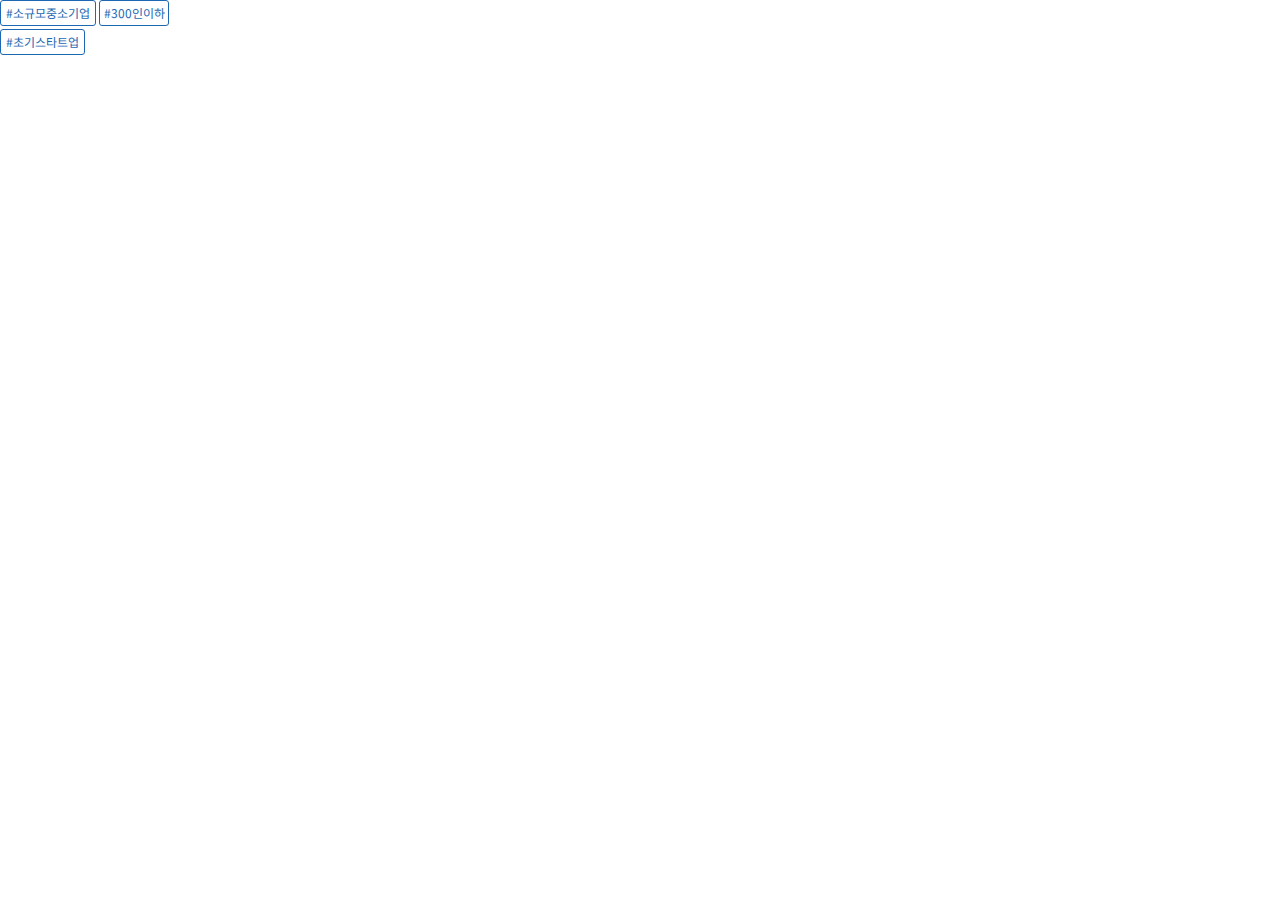
<file: hash-tags.html>
<!DOCTYPE html><html><head><meta charset="utf-8"><meta name="viewport" content="initial-scale=1, width=device-width"><link rel="stylesheet" href="frame.217c0680.css"><link rel="stylesheet" href="https://fonts.googleapis.com/css2?family=Noto Sans KR:wght@300;400;500;700&display=swap"><link rel="stylesheet" href="https://fonts.googleapis.com/css2?family=Inter:wght@400;500;600;700&display=swap"></head><body> <div class="content-start flex flex-row flex-wrap font-font gap-x-px gap-y-[5px] h-[53px] items-start justify-start leading-[normal] relative text-color text-left text-xs tracking-[normal] w-[250px]"> <div class="bg-white border-[1px] border-color border-solid box-border flex-row h-[26px] hidden items-center justify-center px-[5px] py-1 rounded-10xs z-[0]"> <div class="leading-[16px] relative">#프리랜서</div> </div> <div class="bg-white border-[1px] border-color border-solid box-border flex-row h-[26px] hidden items-center justify-center px-[5px] py-1 rounded-10xs z-[1]"> <div class="leading-[16px] relative">#소규모기업</div> </div> <div class="bg-white border-[1px] border-color border-solid box-border flex-row h-[26px] hidden items-center justify-center px-[5px] py-1 rounded-10xs z-[2]"> <div class="leading-[16px] relative">#중소기업</div> </div> <div class="bg-white border-[1px] border-color border-solid box-border flex-row h-[26px] hidden items-center justify-center px-[5px] py-1 rounded-10xs z-[3]"> <div class="leading-[16px] relative">#중견기업</div> </div> <div class="bg-white border-[1px] border-color border-solid box-border flex-row h-[26px] hidden items-center justify-center px-[5px] py-1 rounded-10xs z-[4]"> <div class="leading-[16px] relative">#대기업</div> </div> <div class="bg-white border-[1px] border-color border-solid box-border flex-row h-[26px] hidden items-center justify-center px-[5px] py-1 rounded-10xs z-[5]"> <div class="leading-[16px] relative">#해외지사</div> </div> <div class="bg-white border-[1px] border-color border-solid box-border flex-row h-[26px] hidden items-center justify-center p-1 rounded-10xs z-[6]"> <div class="leading-[16px] relative">#300인이상</div> </div> <div class="bg-white border-[1px] border-color border-solid box-border flex-row h-[26px] hidden items-center justify-center px-[5px] py-1 rounded-10xs z-[7]"> <div class="leading-[16px] relative">#성장단계스타트업</div> </div> <div class="bg-white border-[1px] border-color border-solid box-border flex-row h-[26px] hidden items-center justify-center px-[5px] py-1 rounded-10xs z-[8]"> <div class="leading-[16px] relative">#고급협업기능</div> </div> <div class="bg-white border-[1px] border-color border-solid box-border flex-row h-[26px] hidden items-center justify-center px-[5px] py-1 rounded-10xs z-[9]"> <div class="leading-[16px] relative">#협업기능</div> </div> <div class="bg-white border-[1px] border-color border-solid box-border flex-row h-[26px] hidden items-center justify-center px-[5px] py-1 rounded-10xs z-[10]"> <div class="leading-[16px] relative">#고급보안기능</div> </div> <div class="bg-white border-[1px] border-color border-solid box-border flex-row h-[26px] hidden items-center justify-center px-[5px] py-1 rounded-10xs z-[11]"> <div class="leading-[16px] relative">#보안기능</div> </div> <div class="bg-white border-[1px] border-color border-solid box-border flex-row h-[26px] hidden items-center justify-center px-[5px] py-1 rounded-10xs z-[12]"> <div class="leading-[16px] relative">#최고수준보안</div> </div> <div class="bg-white border-[1px] border-color border-solid box-border flex-row h-[26px] hidden items-center justify-center px-[5px] py-1 rounded-10xs z-[13]"> <div class="leading-[16px] relative">#규정준수</div> </div> <div class="bg-white border-[1px] border-color border-solid box-border flex-row h-[26px] hidden items-center justify-center px-[5px] py-1 rounded-10xs z-[14]"> <div class="leading-[16px] relative">#다양한업무툴</div> </div> <div class="bg-white border-[1px] border-color border-solid box-border flex-row h-[26px] hidden items-center justify-center px-[5px] py-1 rounded-10xs z-[15]"> <div class="leading-[16px] relative">#핵심오피스</div> </div> <div class="bg-white border-[1px] border-color border-solid box-border flex-row h-[26px] hidden items-center justify-center px-[5px] py-1 rounded-10xs z-[16]"> <div class="leading-[16px] relative">#데스크탑</div> </div> <div class="bg-white border-[1px] border-color border-solid box-border flex-row h-[26px] hidden items-center justify-center px-[5px] py-1 rounded-10xs z-[17]"> <div class="leading-[16px] relative">#팀즈사용안함</div> </div> <div class="bg-white border-[1px] border-color border-solid box-border flex-row h-[26px] hidden items-center justify-center px-[5px] py-1 rounded-10xs z-[18]"> <div class="leading-[16px] relative">#원드라이브2GB</div> </div> <div class="!m-[0] absolute bg-white border-[1px] border-color border-solid box-border flex flex-row h-[26px] items-start justify-start left-[0px] pl-[5px] pr-1 py-1 rounded-10xs top-[0px] w-24"> <a class="[text-decoration:none] leading-[16px] relative text-[inherit]">#소규모중소기업</a> </div> <button class="!m-[0] absolute bg-white border-[1px] border-color border-solid box-border cursor-pointer flex flex-row h-[26px] items-start justify-start left-[99px] pl-1 pr-[3px] py-1 rounded-10xs top-[0px] w-[70px]"> <a class="[text-decoration:none] font-font leading-[16px] relative text-color text-left text-xs">#300인이하</a> </button> <div class="!m-[0] absolute bg-white border-[1px] border-color border-solid box-border flex flex-row h-[26px] items-start justify-start left-[0px] pl-[5px] pr-1 py-1 rounded-10xs top-[29px] w-[85px]"> <div class="leading-[16px] relative">#초기스타트업</div> </div> </div> </body></html>
</file>
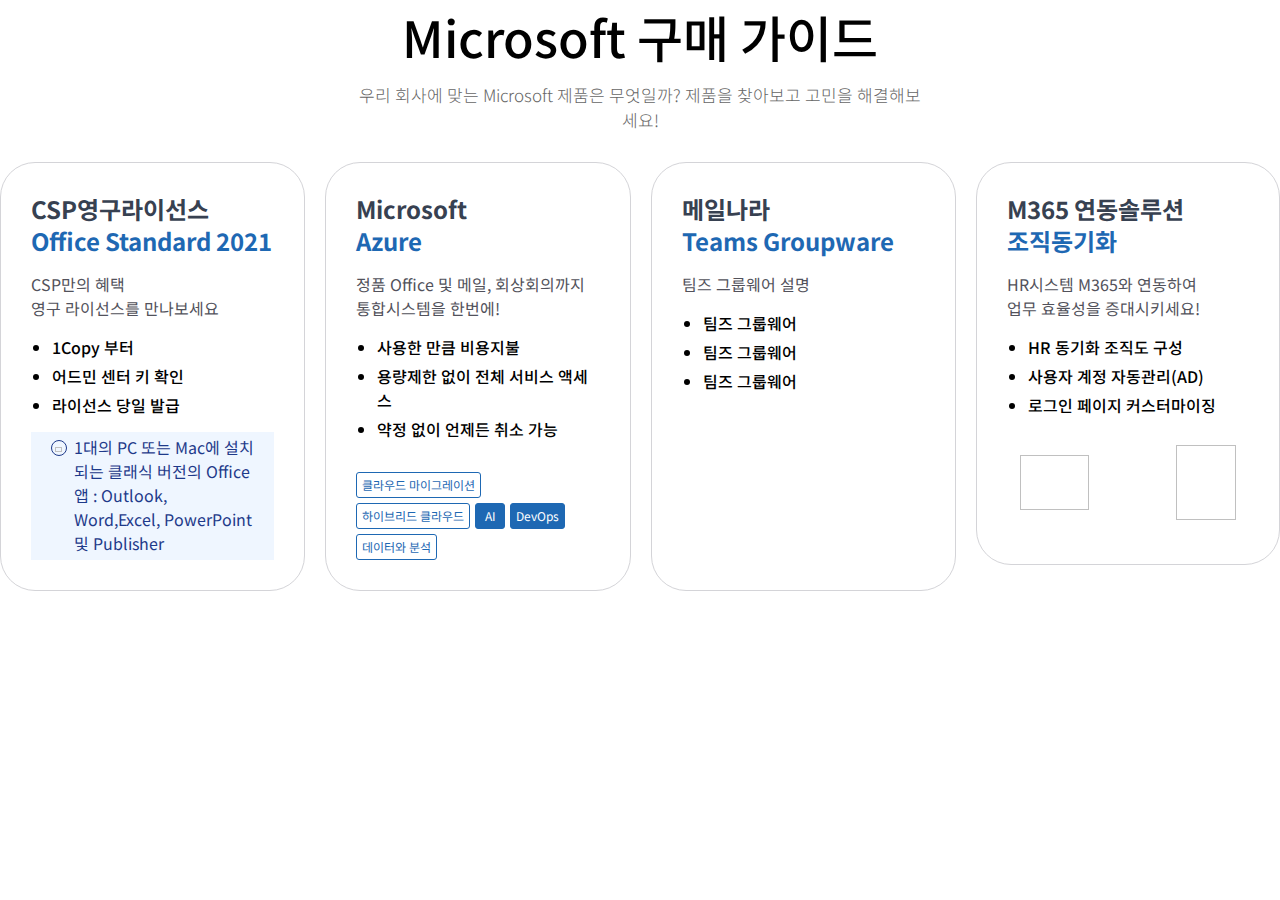
<file: microsoft.html>
<!DOCTYPE html><html><head><meta charset="utf-8"><meta name="viewport" content="initial-scale=1, width=device-width"><link rel="stylesheet" href="frame.217c0680.css"><link rel="stylesheet" href="https://fonts.googleapis.com/css2?family=Noto Sans KR:wght@300;400;500;700&display=swap"><link rel="stylesheet" href="https://fonts.googleapis.com/css2?family=Inter:wght@400;500;600;700&display=swap"></head><body> <div class="bg-white flex flex-col gap-[30px] items-center justify-center leading-[normal] relative tracking-[normal] w-full"> <section class="box-border flex flex-col font-font gap-2.5 items-center justify-start max-w-full mq450:box-border mq450:pl-5 mq450:pr-5 mq975:box-border mq975:pl-[178px] mq975:pr-[178px] px-[357px] py-0 self-stretch text-31xl text-black text-center"> <h1 class="flex font-inherit font-medium items-center justify-center m-0 max-w-full mq450:leading-[35px] mq450:text-11xl mq975:leading-[47px] mq975:text-[40px] relative text-inherit w-[807px]"> Microsoft 구매 가이드 </h1> <div class="font-light leading-[25px] relative self-stretch text-dimgray-100 text-mid"> 우리 회사에 맞는 Microsoft 제품은 무엇일까? 제품을 찾아보고 고민을 해결해보세요! </div> </section> <section class="flex flex-row font-font gap-5 items-start justify-center max-w-full mq1050:flex-wrap text-base text-default-gray-700 text-left w-[1300px]"> <div class="bg-white border-[1px] border-extended-gray-300 border-solid flex flex-[0.8] flex-col items-start justify-start mq450:flex-1 p-11xl relative rounded-16xl self-stretch"> <div class="flex flex-col gap-[15px] items-start justify-start self-stretch z-[0]"> <div class="flex flex-col items-start justify-start text-5xl"> <h3 class="font-bold font-inherit leading-[32px] m-0 relative text-inherit"> CSP영구라이선스 </h3> <div class="flex flex-row items-center justify-start text-color"> <b class="leading-[32px] relative">Office Standard 2021</b> </div> </div> <div class="leading-[24px] relative self-stretch text-extended-gray-600"> <p class="m-0">CSP만의 혜택</p> <p class="m-0">영구 라이선스를 만나보세요</p> </div> <div class="flex flex-col gap-[5px] items-start justify-start self-stretch text-black"> <div class="font-medium leading-[24px] relative self-stretch"> <ul class="font-inherit m-0 pl-[21px] text-inherit"> <li>1Copy 부터</li> </ul> </div> <div class="font-medium leading-[24px] relative self-stretch"> <ul class="font-inherit m-0 pl-[21px] text-inherit"> <li>어드민 센터 키 확인</li> </ul> </div> <div class="font-medium leading-[24px] relative self-stretch"> <ul class="font-inherit m-0 pl-[21px] text-inherit"> <li>라이선스 당일 발급</li> </ul> </div> </div> <div class="flex flex-col items-start justify-start self-stretch text-default-blue-900"> <div class="bg-default-blue-50 flex flex-row gap-0 items-start justify-between overflow-hidden pb-[5px] pl-[43px] pr-5 pt-[3px] relative self-stretch"> <div class="flex-1 leading-[24px] relative z-[0]"> 1대의 PC 또는 Mac에 설치되는 클래식 버전의 Office앱 : Outlook, Word,Excel, PowerPoint 및 Publisher </div> <div class="!m-[0] absolute border-[1px] border-default-blue-900 border-solid box-border flex flex-col h-4 items-center justify-between left-[20px] rounded-981xl top-[8px] w-4 z-[1]"> <img class="!m-[0] absolute h-[5px] right-[4.5px] top-[5.5px] w-[6.5px] z-[0]" loading="lazy" alt> </div> </div> </div> </div> <div class="content-start flex-row flex-wrap gap-[5px] hidden items-start justify-start text-color text-xs w-[250px] z-[1]"> <div class="bg-white border-[1px] border-color border-solid flex flex-row items-center justify-center px-[5px] py-1 rounded-10xs"> <div class="flex h-4 items-center leading-[16px] relative w-[114px]"> 클라우드 마이그레이션 </div> </div> <div class="bg-white border-[1px] border-color border-solid flex flex-row items-center justify-center px-[5px] py-1 rounded-10xs"> <div class="flex h-4 items-center leading-[16px] relative w-[103px]"> 하이브리드 클라우드 </div> </div> <div class="bg-color border-[1px] border-color border-solid box-border flex flex-row items-center justify-center min-w-[30px] p-1 rounded-10xs text-center text-white"> <div class="flex h-4 items-center justify-center leading-[16px] relative shrink-0 w-[22px]"> AI </div> </div> <div class="bg-color border-[1px] border-color border-solid flex flex-row items-center justify-center px-[5px] py-1 rounded-10xs text-white"> <div class="flex h-4 items-center leading-[16px] relative w-11"> DevOps </div> </div> <div class="bg-white border-[1px] border-color border-solid flex flex-row items-center justify-center px-[5px] py-1 rounded-10xs"> <div class="flex h-4 items-center leading-[16px] relative w-[69px]"> 데이터와 분석 </div> </div> </div> <img class="!m-[0] absolute bottom-[-26.5px] h-[52px] hidden left-[132px] overflow-hidden shrink-0 w-[52px] z-[2]" alt> </div> <div class="bg-white border-[1px] border-extended-gray-300 border-solid flex flex-[0.8] flex-col gap-0 items-start justify-between mq450:flex-1 p-11xl relative rounded-16xl self-stretch"> <div class="flex flex-col gap-[15px] items-start justify-start self-stretch z-[0]"> <div class="flex flex-col items-start justify-start text-5xl"> <h3 class="font-bold font-inherit leading-[32px] m-0 relative text-inherit"> Microsoft </h3> <div class="flex flex-row items-center justify-start text-color"> <h3 class="font-bold font-inherit leading-[32px] m-0 relative text-inherit"> Azure </h3> </div> </div> <div class="leading-[24px] relative self-stretch text-extended-gray-600"> 정품 Office 및 메일, 회상회의까지 통합시스템을 한번에! </div> <div class="flex flex-col gap-[5px] items-start justify-start self-stretch text-black"> <div class="font-medium leading-[24px] relative self-stretch"> <ul class="font-inherit m-0 pl-[21px] text-inherit"> <li>사용한 만큼 비용지불</li> </ul> </div> <div class="font-medium leading-[24px] relative self-stretch"> <ul class="font-inherit m-0 pl-[21px] text-inherit"> <li>용량제한 없이 전체 서비스 액세스</li> </ul> </div> <div class="font-medium leading-[24px] relative self-stretch"> <ul class="font-inherit m-0 pl-[21px] text-inherit"> <li>약정 없이 언제든 취소 가능</li> </ul> </div> </div> <div class="flex-col hidden items-start justify-start text-default-blue-900 w-[250px]"> <div class="bg-default-blue-50 flex flex-row gap-0 items-start justify-between overflow-hidden pb-[5px] pl-[43px] pr-5 pt-[3px] relative self-stretch"> <div class="flex h-24 items-end leading-[24px] relative shrink-0 w-[187px] z-[0]"> 1대의 PC 또는 Mac에 설치되는 클래식 버전의 Office앱 : Outlook, Word,Excel, PowerPoint 및 Publisher </div> <div class="!m-[0] absolute border-[1px] border-default-blue-900 border-solid box-border flex flex-col h-4 items-center justify-center left-[20px] rounded-981xl top-[8px] w-4 z-[1]"> <img class="!m-[0] absolute h-[5px] right-[4.5px] top-[5.5px] w-[6.5px] z-[0]" alt> </div> </div> </div> </div> <div class="content-start flex flex-row flex-wrap gap-[5px] items-start justify-start self-stretch text-color text-xs z-[1]"> <div class="bg-white border-[1px] border-color border-solid flex flex-row items-center justify-center px-[5px] py-1 rounded-10xs"> <div class="leading-[16px] relative">클라우드 마이그레이션</div> </div> <div class="bg-white border-[1px] border-color border-solid flex flex-row items-center justify-center px-[5px] py-1 rounded-10xs"> <div class="leading-[16px] relative">하이브리드 클라우드</div> </div> <div class="bg-color border-[1px] border-color border-solid box-border flex flex-row items-center justify-center min-w-[30px] p-1 rounded-10xs text-center text-white"> <div class="flex-1 leading-[16px] relative">AI</div> </div> <div class="bg-color border-[1px] border-color border-solid flex flex-row items-center justify-center px-[5px] py-1 rounded-10xs text-white"> <div class="leading-[16px] relative">DevOps</div> </div> <div class="bg-white border-[1px] border-color border-solid flex flex-row items-center justify-center px-[5px] py-1 rounded-10xs"> <div class="leading-[16px] relative">데이터와 분석</div> </div> </div> <img class="!m-[0] absolute bottom-[-26.5px] h-[52px] hidden left-[132px] overflow-hidden shrink-0 w-[52px] z-[2]" alt> </div> <div class="bg-white border-[1px] border-extended-gray-300 border-solid flex flex-[0.8] flex-col items-start justify-start mq450:flex-1 p-11xl relative rounded-16xl self-stretch"> <div class="flex flex-col gap-[15px] items-start justify-start self-stretch z-[0]"> <div class="flex flex-col items-start justify-start text-5xl"> <h3 class="font-bold font-inherit leading-[32px] m-0 relative text-inherit"> 메일나라 </h3> <div class="flex flex-row items-center justify-start text-color"> <h3 class="font-bold font-inherit leading-[32px] m-0 relative text-inherit"> Teams Groupware </h3> </div> </div> <div class="leading-[24px] relative self-stretch text-extended-gray-600"> 팀즈 그룹웨어 설명 </div> <div class="flex flex-col gap-[5px] items-start justify-start self-stretch text-black"> <div class="font-medium leading-[24px] relative self-stretch"> <ul class="font-inherit m-0 pl-[21px] text-inherit"> <li>팀즈 그룹웨어</li> </ul> </div> <div class="font-medium leading-[24px] relative self-stretch"> <ul class="font-inherit m-0 pl-[21px] text-inherit"> <li>팀즈 그룹웨어</li> </ul> </div> <div class="font-medium leading-[24px] relative self-stretch"> <ul class="font-inherit m-0 pl-[21px] text-inherit"> <li>팀즈 그룹웨어</li> </ul> </div> </div> <div class="flex flex-col h-[104px] items-start justify-start self-stretch text-default-blue-900"> <div class="bg-default-blue-50 box-border flex-row gap-0 hidden items-start justify-between overflow-hidden pb-[5px] pl-[43px] pr-5 pt-[3px] relative w-[250px]"> <div class="flex h-24 items-end leading-[24px] relative shrink-0 w-[187px] z-[0]"> 1대의 PC 또는 Mac에 설치되는 클래식 버전의 Office앱 : Outlook, Word,Excel, PowerPoint 및 Publisher </div> <div class="!m-[0] absolute border-[1px] border-default-blue-900 border-solid box-border flex flex-col h-4 items-center justify-center left-[20px] rounded-981xl top-[8px] w-4 z-[1]"> <img class="!m-[0] absolute h-[5px] right-[4.5px] top-[5.5px] w-[6.5px] z-[0]" alt> </div> </div> </div> </div> <div class="content-start flex-row flex-wrap gap-[5px] hidden items-start justify-start text-color text-xs w-[250px] z-[1]"> <div class="bg-white border-[1px] border-color border-solid flex flex-row items-center justify-center px-[5px] py-1 rounded-10xs"> <div class="flex h-4 items-center leading-[16px] relative w-[114px]"> 클라우드 마이그레이션 </div> </div> <div class="bg-white border-[1px] border-color border-solid flex flex-row items-center justify-center px-[5px] py-1 rounded-10xs"> <div class="flex h-4 items-center leading-[16px] relative w-[103px]"> 하이브리드 클라우드 </div> </div> <div class="bg-color border-[1px] border-color border-solid box-border flex flex-row items-center justify-center min-w-[30px] p-1 rounded-10xs text-center text-white"> <div class="flex h-4 items-center justify-center leading-[16px] relative shrink-0 w-[22px]"> AI </div> </div> <div class="bg-color border-[1px] border-color border-solid flex flex-row items-center justify-center px-[5px] py-1 rounded-10xs text-white"> <div class="flex h-4 items-center leading-[16px] relative w-11"> DevOps </div> </div> <div class="bg-white border-[1px] border-color border-solid flex flex-row items-center justify-center px-[5px] py-1 rounded-10xs"> <div class="flex h-4 items-center leading-[16px] relative w-[69px]"> 데이터와 분석 </div> </div> </div> <img class="!m-[0] absolute bottom-[-26.5px] h-[52px] hidden left-[132px] overflow-hidden shrink-0 w-[52px] z-[2]" alt> </div> <div class="flex flex-1 flex-col gap-2.5 items-start justify-center max-w-[310px] min-w-[285px] relative"> <div class="bg-white border-[1px] border-extended-gray-300 border-solid box-border flex flex-col h-[403px] items-start justify-start p-11xl relative rounded-16xl self-stretch z-[0]"> <div class="flex flex-col gap-[15px] items-start justify-start self-stretch z-[0]"> <div class="flex flex-col items-start justify-start text-5xl"> <b class="leading-[32px] relative">M365 연동솔루션</b> <div class="flex flex-row items-center justify-start text-color"> <h3 class="font-bold font-inherit leading-[32px] m-0 relative text-inherit"> 조직동기화 </h3> </div> </div> <div class="leading-[24px] relative self-stretch text-extended-gray-600"> <p class="m-0">HR시스템 M365와 연동하여 </p> <p class="m-0">업무 효율성을 증대시키세요!</p> </div> <div class="flex flex-col gap-[5px] items-start justify-start self-stretch text-black"> <div class="font-medium leading-[24px] relative self-stretch"> <ul class="font-inherit m-0 pl-[21px] text-inherit"> <li>HR 동기화 조직도 구성</li> </ul> </div> <div class="font-medium leading-[24px] relative self-stretch"> <ul class="font-inherit m-0 pl-[21px] text-inherit"> <li>사용자 계정 자동관리(AD)</li> </ul> </div> <div class="font-medium leading-[24px] relative self-stretch"> <ul class="font-inherit m-0 pl-[21px] text-inherit"> <li>로그인 페이지 커스터마이징</li> </ul> </div> </div> <div class="flex flex-col h-[104px] items-start justify-start self-stretch text-default-blue-900"> <div class="bg-default-blue-50 box-border flex-row gap-0 hidden items-start justify-between overflow-hidden pb-[5px] pl-[43px] pr-5 pt-[3px] relative w-[250px]"> <div class="flex h-24 items-end leading-[24px] relative shrink-0 w-[187px] z-[0]"> 1대의 PC 또는 Mac에 설치되는 클래식 버전의 Office앱 : Outlook, Word,Excel, PowerPoint 및 Publisher </div> <div class="!m-[0] absolute border-[1px] border-default-blue-900 border-solid box-border flex flex-col h-4 items-center justify-center left-[20px] rounded-981xl top-[8px] w-4 z-[1]"> <img class="!m-[0] absolute h-[5px] right-[4.5px] top-[5.5px] w-[6.5px] z-[0]" alt> </div> </div> </div> </div> <div class="content-start flex-row flex-wrap gap-[5px] hidden items-start justify-start text-color text-xs w-[250px] z-[1]"> <div class="bg-white border-[1px] border-color border-solid flex flex-row items-center justify-center px-[5px] py-1 rounded-10xs"> <div class="flex h-4 items-center leading-[16px] relative w-[114px]"> 클라우드 마이그레이션 </div> </div> <div class="bg-white border-[1px] border-color border-solid flex flex-row items-center justify-center px-[5px] py-1 rounded-10xs"> <div class="flex h-4 items-center leading-[16px] relative w-[103px]"> 하이브리드 클라우드 </div> </div> <div class="bg-color border-[1px] border-color border-solid box-border flex flex-row items-center justify-center min-w-[30px] p-1 rounded-10xs text-center text-white"> <div class="flex h-4 items-center justify-center leading-[16px] relative shrink-0 w-[22px]"> AI </div> </div> <div class="bg-color border-[1px] border-color border-solid flex flex-row items-center justify-center px-[5px] py-1 rounded-10xs text-white"> <div class="flex h-4 items-center leading-[16px] relative w-11"> DevOps </div> </div> <div class="bg-white border-[1px] border-color border-solid flex flex-row items-center justify-center px-[5px] py-1 rounded-10xs"> <div class="flex h-4 items-center leading-[16px] relative w-[69px]"> 데이터와 분석 </div> </div> </div> <img class="!m-[0] absolute bottom-[-26.5px] h-[52px] hidden left-[132px] overflow-hidden shrink-0 w-[52px] z-[2]" alt> </div> <img class="!m-[0] absolute h-[75px] left-[200px] object-cover top-[283px] w-[60px] z-[1]" loading="lazy" alt> <img class="!m-[0] absolute h-[55px] left-[44px] overflow-hidden shrink-0 top-[293px] w-[69px] z-[1]" loading="lazy" alt> </div> </section> </div> </body></html>
</file>
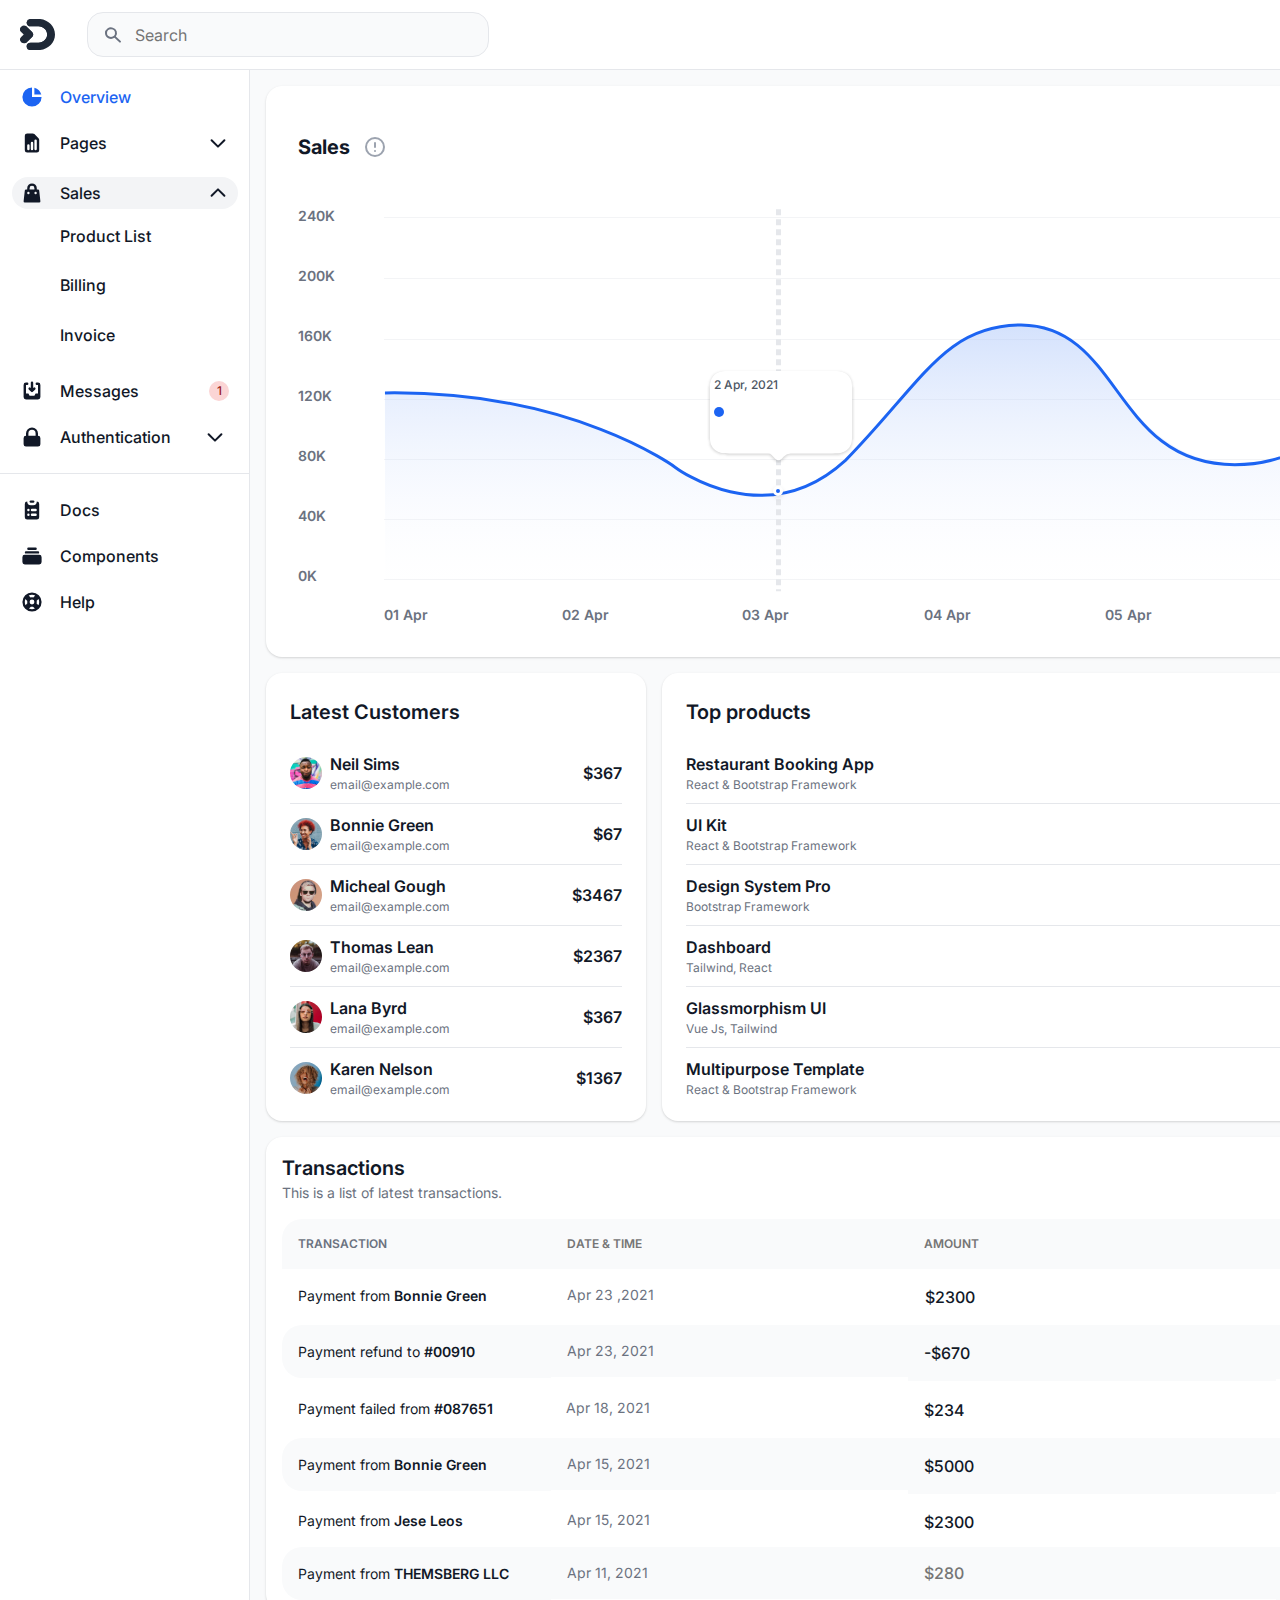
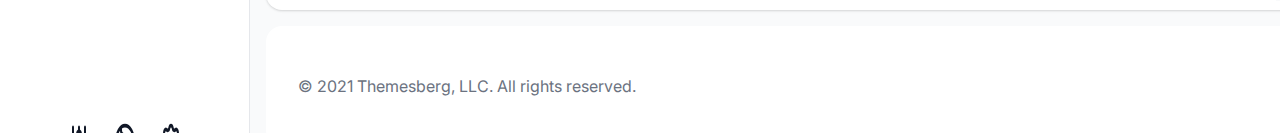
<file: overview.html>
<!DOCTYPE html><html><head><meta charset="utf-8"><meta name="viewport" content="initial-scale=1, width=device-width"><link rel="stylesheet" href="frame.217c0680.css"><link rel="stylesheet" href="https://fonts.googleapis.com/css2?family=Noto Sans KR:wght@300;400;500;700&display=swap"><link rel="stylesheet" href="https://fonts.googleapis.com/css2?family=Inter:wght@400;500;600;700&display=swap"></head><body> <div class="bg-cool-gray-50 font-text-base-font-normal h-[1733px] leading-[normal] mq975:h-auto mq975:min-h-[1733] overflow-hidden relative text-base text-cool-gray-900 text-left tracking-[normal] w-full"> <section class="absolute bg-white box-border flex flex-row font-text-base-font-normal gap-2.5 items-start justify-start left-[266px] max-w-full pb-8 pl-8 pr-[31px] pt-[46px] rounded-2xl shadow-[0px_1px_2px_rgba(0,_0,_0,_0.06),_0px_1px_3px_rgba(0,_0,_0,_0.1)] text-cool-gray-900 text-left text-xl top-[86px] w-[1317px]"> <div class="flex-[0.9827] h-[58px] hidden max-w-full"></div> <div class="flex flex-col gap-11 items-start justify-start"> <b class="inline-block leading-[150%] min-w-[55px] mq450:leading-[24px] mq450:text-base relative">Sales</b> <div class="flex flex-col gap-10 items-start justify-start text-cool-gray-500 text-sm"> <div class="font-semibold inline-block leading-[20px] relative w-[49.6px]"> 240K </div> <div class="font-semibold inline-block leading-[20px] relative w-[49.6px]"> 200K </div> <div class="font-semibold leading-[20px] relative self-stretch"> 160K </div> <div class="font-semibold inline-block leading-[20px] relative w-[45.8px]"> 120K </div> <div class="font-semibold inline-block leading-[20px] relative w-[45.8px]"> 80K </div> <div class="font-semibold inline-block leading-[20px] relative w-[45.8px]"> 40K </div> <div class="font-semibold inline-block leading-[20px] relative w-[45.8px]"> 0K </div> </div> </div> <div class="box-border flex flex-1 flex-col items-start justify-start max-w-[calc(100%_-_64px)] pb-0 pt-[3px] px-0 text-cool-gray-600 text-xs"> <div class="flex flex-col gap-[57.8px] items-start justify-start max-w-full self-stretch"> <img class="h-6 overflow-hidden relative shrink-0 w-6" loading="lazy" alt src="exclamationcircle.949318af.svg"> <div class="box-border flex flex-row items-start justify-start max-w-full pl-[21px] pr-0 py-0 self-stretch"> <div class="flex flex-1 flex-col gap-7 items-start justify-start max-w-full"> <div class="flex flex-col h-[360px] items-start justify-start max-w-full self-stretch"> <div class="box-border flex flex-col gap-[60px] h-[360px] items-start justify-start pb-[360px] pl-0 pr-[7px] pt-0 relative self-stretch"> <div class="border-cool-gray-100 border-solid border-t-[1px] box-border h-px relative self-stretch shrink-0"></div> <div class="flex flex-col gap-[44.2px] items-start justify-start self-stretch shrink-0"> <div class="border-cool-gray-100 border-solid border-t-[1px] box-border h-px relative self-stretch"></div> <div class="h-[256.8px] relative self-stretch"> <div class="absolute border-cool-gray-100 border-solid border-t-[1px] box-border h-px left-[0px] top-[15.8px] w-[1160.5px]"></div> <div class="absolute border-cool-gray-100 border-solid border-t-[1px] box-border h-px left-[0px] top-[75.8px] w-[1160.5px]"></div> <div class="absolute border-cool-gray-100 border-solid border-t-[1px] box-border h-px left-[0px] top-[135.8px] w-[1160.5px]"></div> <div class="absolute border-cool-gray-100 border-solid border-t-[1px] box-border h-px left-[0px] top-[195.8px] w-[1160.5px]"></div> <div class="absolute border-cool-gray-100 border-solid border-t-[1px] box-border h-px left-[0px] top-[255.8px] w-[1160.5px]"></div> <img class="absolute h-full left-[0px] top-[0px] w-full z-[1]" alt src="group-74.8134fd30.svg"> </div> </div> <div class="!m-[0] absolute bottom-[-15px] h-[383px] left-[389px] w-[10.4px]"> <img class="absolute h-[383px] left-[3px] top-[0px] w-[5px] z-[2]" loading="lazy" alt src="tooltip-vertical-line.93bb763b.svg"> <div class="absolute bg-blue-600 border-[3px] border-solid border-white box-border h-2.5 left-[0px] rounded-[7px] shadow-[0px_2px_4px_rgba(68,_68,_79,_0.15)] top-[277.2px] w-[10.4px] z-[3]"></div> </div> </div> <div class="box-border flex flex-row h-[94px] items-start justify-start max-w-full mt-[-207.8px] px-[323px] py-0 relative w-[794px]"> <div class="flex flex-1 flex-col gap-1.5 items-start justify-start p-6xs relative self-stretch"> <div class="font-medium inline-block leading-[150%] min-w-[71px] relative z-[4]"> 2 Apr, 2021 </div> <input class="[border:none] [outline:none] bg-[transparent] box-border flex flex-row font-semibold font-text-base-font-normal items-start justify-start px-3.5 py-0 text-base text-cool-gray-900 w-[76px]" placeholder="$50k" type="text"> <div class="!m-[0] absolute bottom-[0px] h-full left-[0px] right-[0px] top-[0px] w-full"> <img class="absolute bottom-[0px] h-full left-[0px] max-h-full max-w-full overflow-hidden right-[0px] top-[0px] w-full z-[3]" alt src="shape.cd67e70e.svg"> <div class="absolute bg-blue-600 h-2.5 left-[7px] rounded-md top-[38px] w-2.5 z-[4]"></div> </div> </div> </div> </div> <div class="flex flex-row gap-5 items-start justify-between mq975:flex-wrap self-stretch text-cool-gray-500 text-sm"> <div class="font-semibold leading-[20px] relative"> 01 Apr </div> <div class="font-semibold leading-[20px] relative"> 02 Apr </div> <div class="font-semibold inline-block leading-[20px] min-w-[48px] relative"> 03 Apr </div> <div class="font-semibold leading-[20px] relative"> 04 Apr </div> <div class="font-semibold inline-block leading-[20px] min-w-[48px] relative"> 05 Apr </div> <div class="font-semibold inline-block leading-[20px] min-w-[48px] relative"> 06 Apr </div> <div class="font-semibold inline-block leading-[20px] min-w-[47px] relative"> 07 Apr </div> </div> </div> </div> </div> </div> </section> <section class="absolute flex flex-row font-text-base-font-normal gap-4 items-start justify-start left-[266px] max-w-full mq1050:flex-wrap text-cool-gray-900 text-left text-xl top-[672.8px] w-[1317px]"> <div class="bg-white box-border flex flex-col gap-4 items-start justify-start max-w-full min-w-[380.3px] mq1050:flex-1 mq450:min-w-full p-6 rounded-2xl shadow-[0px_1px_2px_rgba(0,_0,_0,_0.06),_0px_1px_3px_rgba(0,_0,_0,_0.1)]"> <div class="flex flex-row items-start justify-start max-w-full self-stretch"> <div class="flex-1 font-semibold inline-block leading-[150%] max-w-full mq450:leading-[24px] mq450:text-base relative"> Latest Customers </div> </div> <div class="flex flex-col h-[354px] items-start justify-start self-stretch text-base"> <div class="flex flex-row items-center justify-start mq450:flex-wrap overflow-hidden px-0 py-[9px] self-stretch shrink-0"> <div class="flex flex-1 flex-row gap-2 items-center justify-start"> <img class="h-8 object-cover relative rounded-81xl w-8" loading="lazy" alt src="avatar@2x.1581a201.png"> <div class="flex flex-1 flex-col items-start justify-start pl-0 pr-5 py-0"> <div class="font-semibold inline-block leading-[150%] relative w-[137.4px]"> Neil Sims </div> <div class="inline-block leading-[150%] min-w-[120.6px] relative text-cool-gray-500 text-xs"> email@example.com </div> </div> </div> <div class="font-semibold inline-block leading-[150%] relative shrink-0 text-right w-[56.9px]"> $367 </div> </div> <div class="border-cool-gray-200 border-solid border-t-[1px] box-border h-px relative self-stretch"></div> <div class="flex flex-row items-center justify-start mq450:flex-wrap overflow-hidden px-0 py-[9px] self-stretch shrink-0"> <div class="flex flex-1 flex-row gap-2 items-center justify-start"> <img class="h-8 object-cover relative rounded-81xl w-8" loading="lazy" alt src="avatar-1@2x.a59d2431.png"> <div class="flex flex-1 flex-col items-start justify-start pl-0 pr-5 py-0"> <div class="font-semibold inline-block leading-[150%] relative w-[137.4px]"> Bonnie Green </div> <div class="inline-block leading-[150%] min-w-[120.6px] relative text-cool-gray-500 text-xs"> email@example.com </div> </div> </div> <div class="font-semibold inline-block leading-[150%] relative shrink-0 text-right w-[56.9px]"> $67 </div> </div> <div class="border-cool-gray-200 border-solid border-t-[1px] box-border h-px relative self-stretch"></div> <div class="flex flex-row items-center justify-start mq450:flex-wrap overflow-hidden px-0 py-[9px] self-stretch shrink-0"> <div class="flex flex-1 flex-row gap-2 items-center justify-start"> <img class="h-8 object-cover relative rounded-81xl w-8" loading="lazy" alt src="avatar-2@2x.e47dd872.png"> <div class="flex flex-1 flex-col items-start justify-start pl-0 pr-5 py-0"> <div class="font-semibold inline-block leading-[150%] relative w-[137.4px]"> Micheal Gough </div> <div class="inline-block leading-[150%] min-w-[120.6px] relative text-cool-gray-500 text-xs"> email@example.com </div> </div> </div> <div class="font-semibold inline-block leading-[150%] min-w-[56.9px] relative text-right"> $3467 </div> </div> <div class="border-cool-gray-200 border-solid border-t-[1px] box-border h-px relative self-stretch"></div> <div class="flex flex-row items-center justify-start mq450:flex-wrap overflow-hidden px-0 py-[9px] self-stretch shrink-0"> <div class="flex flex-1 flex-row gap-2 items-center justify-start"> <img class="h-8 object-cover relative rounded-81xl w-8" loading="lazy" alt src="avatar-3@2x.e47d6279.png"> <div class="flex flex-1 flex-col items-start justify-start pl-0 pr-5 py-0"> <div class="font-semibold inline-block leading-[150%] relative w-[137.4px]"> Thomas Lean </div> <div class="inline-block leading-[150%] min-w-[120.6px] relative text-cool-gray-500 text-xs"> email@example.com </div> </div> </div> <div class="font-semibold inline-block leading-[150%] min-w-[56.9px] relative text-right"> $2367 </div> </div> <div class="border-cool-gray-200 border-solid border-t-[1px] box-border h-px relative self-stretch"></div> <div class="flex flex-row items-center justify-start mq450:flex-wrap overflow-hidden px-0 py-[9px] self-stretch shrink-0"> <div class="flex flex-1 flex-row gap-2 items-center justify-start"> <img class="h-8 object-cover relative rounded-81xl w-8" loading="lazy" alt src="avatar-4@2x.c6bc4a2f.png"> <div class="flex flex-1 flex-col items-start justify-start pl-0 pr-5 py-0"> <div class="font-semibold inline-block leading-[150%] relative w-[137.4px]"> Lana Byrd </div> <div class="inline-block leading-[150%] min-w-[120.6px] relative text-cool-gray-500 text-xs"> email@example.com </div> </div> </div> <div class="font-semibold inline-block leading-[150%] relative shrink-0 text-right w-[56.9px]"> $367 </div> </div> <div class="border-cool-gray-200 border-solid border-t-[1px] box-border h-px relative self-stretch"></div> <div class="flex flex-row items-center justify-start mq450:flex-wrap overflow-hidden px-0 py-[9px] self-stretch shrink-0"> <div class="flex flex-1 flex-row gap-2 items-center justify-start"> <img class="h-8 object-cover relative rounded-81xl w-8" loading="lazy" alt src="avatar-5@2x.da53377c.png"> <div class="flex flex-1 flex-col items-start justify-start pl-0 pr-5 py-0"> <div class="font-semibold inline-block leading-[150%] relative w-[137.4px]"> Karen Nelson </div> <div class="inline-block leading-[150%] min-w-[120.6px] relative text-cool-gray-500 text-xs"> email@example.com </div> </div> </div> <div class="font-semibold inline-block leading-[150%] min-w-[56.9px] relative text-right"> $1367 </div> </div> </div> </div> <div class="bg-white box-border flex flex-1 flex-col gap-4 items-start justify-start max-w-full min-w-[599px] mq975:min-w-full p-6 rounded-2xl shadow-[0px_1px_2px_rgba(0,_0,_0,_0.06),_0px_1px_3px_rgba(0,_0,_0,_0.1)]"> <div class="flex flex-row items-start justify-start max-w-full self-stretch"> <div class="flex-1 font-semibold inline-block leading-[150%] max-w-full mq450:leading-[24px] mq450:text-base relative"> Top products </div> </div> <div class="flex flex-col h-[354px] items-start justify-start max-w-full self-stretch text-base"> <div class="box-border flex flex-row items-center justify-start max-w-full mq1050:flex-wrap overflow-hidden px-0 py-[9px] self-stretch shrink-0"> <div class="box-border flex flex-1 flex-col items-start justify-start max-w-full mq975:min-w-full pl-0 pr-5 py-0"> <div class="font-semibold inline-block leading-[150%] relative w-[244px]"> Restaurant Booking App </div> <div class="leading-[150%] relative text-cool-gray-500 text-xs"> React & Bootstrap Framework </div> </div> <div class="inline-block leading-[150%] relative shrink-0 text-right w-20"> <span class="font-semibold">70 </span> <span class="text-cool-gray-600">sales</span> </div> </div> <div class="border-cool-gray-200 border-solid border-t-[1px] box-border h-px relative self-stretch"></div> <div class="box-border flex flex-row items-center justify-start max-w-full mq1050:flex-wrap overflow-hidden px-0 py-[9px] self-stretch shrink-0"> <div class="box-border flex flex-1 flex-col items-start justify-start max-w-full mq975:min-w-full pl-0 pr-5 py-0"> <div class="font-semibold inline-block leading-[150%] relative w-[244px]"> UI Kit </div> <div class="leading-[150%] relative text-cool-gray-500 text-xs"> React & Bootstrap Framework </div> </div> <div class="inline-block leading-[150%] relative shrink-0 text-right w-20"> <span class="font-semibold">54 </span> <span class="text-cool-gray-600">sales</span> </div> </div> <div class="border-cool-gray-200 border-solid border-t-[1px] box-border h-px relative self-stretch"></div> <div class="box-border flex flex-row items-center justify-start max-w-full mq1050:flex-wrap overflow-hidden px-0 py-[9px] self-stretch shrink-0"> <div class="box-border flex flex-1 flex-col items-start justify-start max-w-full mq975:min-w-full pl-0 pr-5 py-0"> <div class="font-semibold inline-block leading-[150%] relative w-[244px]"> Design System Pro </div> <div class="inline-block leading-[150%] relative text-cool-gray-500 text-xs w-44"> Bootstrap Framework </div> </div> <div class="inline-block leading-[150%] relative shrink-0 text-right w-20"> <span class="font-semibold">47 </span> <span class="text-cool-gray-600">sales</span> </div> </div> <div class="border-cool-gray-200 border-solid border-t-[1px] box-border h-px relative self-stretch"></div> <div class="box-border flex flex-row items-center justify-start max-w-full mq1050:flex-wrap overflow-hidden px-0 py-[9px] self-stretch shrink-0"> <div class="box-border flex flex-1 flex-col items-start justify-start max-w-full mq975:min-w-full pl-0 pr-5 py-0"> <div class="font-semibold inline-block leading-[150%] relative w-[244px]"> Dashboard </div> <div class="inline-block leading-[150%] relative text-cool-gray-500 text-xs w-44"> Tailwind, React </div> </div> <div class="inline-block leading-[150%] relative shrink-0 text-right w-20"> <span class="font-semibold">43 </span> <span class="text-cool-gray-600">sales</span> </div> </div> <div class="border-cool-gray-200 border-solid border-t-[1px] box-border h-px relative self-stretch"></div> <div class="box-border flex flex-row items-center justify-start max-w-full mq1050:flex-wrap overflow-hidden px-0 py-[9px] self-stretch shrink-0"> <div class="box-border flex flex-1 flex-col items-start justify-start max-w-full mq975:min-w-full pl-0 pr-5 py-0"> <div class="font-semibold inline-block leading-[150%] relative w-[244px]"> Glassmorphism UI </div> <div class="inline-block leading-[150%] relative text-cool-gray-500 text-xs w-44"> Vue Js, Tailwind </div> </div> <div class="inline-block leading-[150%] relative shrink-0 text-right w-20"> <span class="font-semibold">38 </span> <span class="text-cool-gray-600">sales</span> </div> </div> <div class="border-cool-gray-200 border-solid border-t-[1px] box-border h-px relative self-stretch"></div> <div class="box-border flex flex-row items-center justify-start max-w-full mq1050:flex-wrap overflow-hidden px-0 py-[9px] self-stretch shrink-0"> <div class="box-border flex flex-1 flex-col items-start justify-start max-w-full mq975:min-w-full pl-0 pr-5 py-0"> <div class="font-semibold inline-block leading-[150%] relative w-[244px]"> Multipurpose Template </div> <div class="leading-[150%] relative text-cool-gray-500 text-xs"> React & Bootstrap Framework </div> </div> <div class="inline-block leading-[150%] relative shrink-0 text-right w-20"> <span class="font-semibold">22 </span> <span class="text-cool-gray-600">sales</span> </div> </div> </div> </div> </section> <section class="absolute bg-white box-border flex flex-col font-text-base-font-normal gap-4 items-start justify-start left-[266px] max-w-full p-4 rounded-2xl shadow-[0px_1px_2px_rgba(0,_0,_0,_0.06),_0px_1px_3px_rgba(0,_0,_0,_0.1)] text-cool-gray-900 text-left text-xl top-[1136.8px] w-[1317px]"> <div class="flex flex-col items-start justify-start pl-0 pr-5 py-0"> <div class="font-semibold leading-[150%] mq450:leading-[24px] mq450:text-base relative self-stretch"> <p class="m-0">Transactions</p> </div> <div class="leading-[20px] relative text-cool-gray-500 text-sm"> This is a list of latest transactions. </div> </div> <div class="h-[375px] max-w-full mq1050:h-auto mq1050:min-h-[374.99999999999994] relative self-stretch text-sm"> <input class="[border:none] [outline:none] absolute bg-cool-gray-50 box-border flex flex-row h-[50px] items-start justify-start left-[0px] pb-0 pt-[50px] px-0 rounded-b-none rounded-tl-xl rounded-tr-none top-[0px] w-full" type="text"> <input class="[border:none] [outline:none] absolute bg-cool-gray-50 box-border flex flex-row h-[50px] items-start justify-start left-[1031px] pb-0 pt-[50px] px-0 rounded-b-none rounded-tl-none rounded-tr-xl top-[0px] w-full z-[4]" type="text"> <div class="absolute flex flex-col gap-[16.3px] h-full items-start justify-start left-[0px] max-w-full top-[0px] w-full"> <div class="box-border flex flex-row items-start justify-start max-w-full px-4 py-0 text-cool-gray-500 text-xs w-[1110px]"> <div class="[row-gap:20px] content-start flex flex-1 flex-row flex-wrap gap-0 items-start justify-start max-w-full"> <div class="box-border flex flex-col items-start justify-start pb-0 pl-0 pr-5 pt-4 w-[253px]"> <div class="font-semibold leading-[150%] relative"> TRANSACTION </div> </div> <div class="bg-cool-gray-50 box-border flex flex-col gap-4 h-[50px] items-start justify-start max-w-full px-0 py-4 w-[357px]"> <input class="[border:none] [outline:none] bg-[transparent] box-border flex flex-row font-semibold font-text-base-font-normal h-[18px] items-start justify-start px-4 py-0 shrink-0 text-cool-gray-500 text-xs w-[107px]" placeholder="DATE & TIME" type="text"> <div class="bg-cool-gray-200 h-px relative self-stretch z-[1]"></div> </div> <div class="flex flex-1 flex-row gap-4 items-start justify-start max-w-full min-w-[304px] mq450:flex-wrap"> <div class="bg-cool-gray-50 box-border flex flex-1 flex-col gap-4 h-[50px] items-start justify-start max-w-full min-w-[263px] px-0 py-4 z-[2]"> <input class="[border:none] [outline:none] bg-[transparent] box-border flex flex-row font-semibold font-text-base-font-normal h-[18px] items-start justify-start px-4 py-0 shrink-0 text-cool-gray-500 text-xs w-[87px]" placeholder="AMOUNT" type="text"> <div class="bg-cool-gray-200 h-px relative self-stretch z-[3]"></div> </div> <div class="flex flex-col items-start justify-start pb-0 pt-4 px-0"> <div class="font-semibold leading-[150%] relative"> STATUS </div> </div> </div> </div> </div> <div class="box-border flex flex-row items-start justify-start max-w-full px-4 py-0"> <div class="flex flex-row gap-8 items-start justify-start max-w-full mq1050:flex-wrap w-[1114px]"> <div class="flex-1 inline-block min-w-[148px] relative"> <span class="leading-[20px]">Payment from</span> <span class="font-semibold"> <span class="leading-[150%]"> </span> <span class="leading-[20px]">Bonnie Green</span> </span> </div> <div class="inline-block leading-[20px] max-w-full min-w-[66px] relative text-cool-gray-500 w-[326px]"> Apr 23 ,2021 </div> <div class="box-border flex flex-col items-start justify-start max-w-full pl-0 pr-5 py-0 text-base w-[373px]"> <div class="font-medium inline-block leading-[150%] relative w-[102px]"> $2300 </div> </div> <div class="bg-green-100 box-border flex flex-row h-[22px] items-center justify-center px-2.5 py-0.5 rounded-3xs text-center text-green-800 text-xs"> <div class="leading-[150%] relative">Completed</div> </div> </div> </div> <div class="[row-gap:20px] content-start flex flex-row flex-wrap gap-0 items-start justify-center max-w-full self-stretch"> <div class="bg-cool-gray-50 box-border flex flex-row items-start justify-start pl-4 pr-[15px] py-4 rounded-bl-xl rounded-br-none rounded-tl-xl rounded-tr-none w-[269px]"> <div class="flex-1 relative"> <span class="leading-[20px]">Payment refund to</span> <span class="font-semibold"> <span class="leading-[150%]"> </span> <span class="leading-[20px]">#00910</span> </span> </div> </div> <div class="bg-cool-gray-50 box-border flex flex-row items-start justify-start max-w-full pl-4 pr-[15px] py-4 text-cool-gray-500 w-[357px] z-[1]"> <div class="flex-1 inline-block leading-[20px] max-w-full relative"> Apr 23, 2021 </div> </div> <div class="bg-cool-gray-50 box-border flex flex-1 flex-row items-start justify-start max-w-full min-w-[131px] p-4 text-base z-[2]"> <div class="font-medium inline-block leading-[150%] relative shrink-0 w-[131px]"> -$670 </div> </div> <div class="bg-cool-gray-50 box-border flex flex-row items-start justify-start p-4 text-center text-green-800 text-xs w-[254px] z-[3]"> <div class="bg-green-100 flex flex-row items-center justify-center px-2.5 py-0.5 rounded-3xs"> <div class="leading-[150%] relative">Completed</div> </div> </div> </div> <div class="box-border flex flex-row items-start justify-start max-w-full px-4 py-0"> <div class="flex flex-row gap-8 items-start justify-center max-w-full mq1050:flex-wrap w-[1108px]"> <div class="flex-1 inline-block min-w-[154px] relative"> <span class="leading-[20px]">Payment failed from</span> <span class="font-semibold"> <span class="leading-[150%]"> </span> <span class="leading-[20px]">#087651</span> </span> </div> <div class="inline-block leading-[20px] max-w-full min-w-[64px] relative text-cool-gray-500 w-[326px]"> Apr 18, 2021 </div> <div class="box-border flex flex-col items-start justify-start max-w-full pl-0 pr-5 py-0 text-base w-[373px]"> <div class="font-medium inline-block leading-[150%] relative w-[75px]"> $234 </div> </div> <div class="bg-red-200 box-border flex flex-row h-[22px] items-center justify-center px-2.5 py-0.5 rounded-3xs text-center text-red-800 text-xs"> <div class="leading-[150%] relative">Cancelled</div> </div> </div> </div> <div class="flex flex-col items-start justify-start max-w-full self-stretch"> <div class="[row-gap:20px] content-start flex flex-row flex-wrap gap-0 items-start justify-center max-w-full self-stretch"> <div class="bg-cool-gray-50 box-border flex flex-row items-start justify-start pl-4 pr-[15px] py-4 rounded-bl-xl rounded-br-none rounded-tl-xl rounded-tr-none w-[269px]"> <div class="flex-1 relative"> <span class="leading-[20px]">Payment from</span> <span class="font-semibold"> <span class="leading-[150%]"> </span> <span class="leading-[20px]">Bonnie Green</span> </span> </div> </div> <div class="bg-cool-gray-50 box-border flex flex-row items-start justify-start max-w-full pl-4 pr-[15px] py-4 text-cool-gray-500 w-[357px] z-[1]"> <div class="flex-1 inline-block leading-[20px] max-w-full relative"> Apr 15, 2021 </div> </div> <div class="bg-cool-gray-50 box-border flex flex-1 flex-row items-start justify-start max-w-full min-w-[79px] p-4 text-base z-[2]"> <div class="font-medium inline-block leading-[150%] relative shrink-0 w-[79px]"> $5000 </div> </div> <div class="bg-cool-gray-50 box-border flex flex-row items-start justify-start p-4 text-blue-800 text-center text-xs w-[254px] z-[3]"> <div class="bg-blue-100 flex flex-row items-center justify-center px-2.5 py-0.5 rounded-3xs"> <div class="leading-[150%] relative">In progress</div> </div> </div> </div> <div class="box-border flex flex-row gap-4 items-start justify-center max-w-full mq1050:flex-wrap pl-0 pr-5 py-0 w-[1151px]"> <div class="bg-white box-border flex flex-row items-start justify-start pl-4 pr-[15px] py-4 rounded-bl-xl rounded-br-none rounded-tl-xl rounded-tr-none w-[269px]"> <div class="flex-1 relative"> <span class="leading-[20px]">Payment from</span> <span class="font-semibold"> <span class="leading-[150%]"> </span> <span class="leading-[20px]">Jese Leos</span> </span> </div> </div> <div class="box-border flex flex-col items-start justify-start max-w-full pb-0 pl-0 pr-[15px] pt-4 text-cool-gray-500 w-[341px]"> <div class="leading-[20px] relative self-stretch"> Apr 15, 2021 </div> </div> <div class="box-border flex flex-1 flex-col items-start justify-start max-w-full min-w-[253px] pb-0 pl-0 pr-5 pt-4 text-base"> <div class="font-medium inline-block leading-[150%] relative w-[79px]"> $2300 </div> </div> <div class="flex flex-col items-start justify-start pb-0 pt-4 px-0 text-blue-800 text-center text-xs"> <div class="bg-blue-100 box-border flex flex-row h-[22px] items-center justify-center px-2.5 py-0.5 rounded-3xs"> <div class="leading-[150%] relative">In progress</div> </div> </div> </div> <div class="[row-gap:20px] content-start flex flex-row flex-wrap gap-0 items-start justify-center max-w-full self-stretch"> <div class="bg-cool-gray-50 box-border flex flex-row items-start justify-start pl-4 pr-[15px] py-4 rounded-bl-xl rounded-br-none rounded-tl-xl rounded-tr-none w-[269px]"> <div class="flex-1 relative"> <span class="leading-[20px]">Payment from</span> <span class="font-semibold"> <span class="leading-[150%]"> </span> <span class="leading-[20px]">THEMSBERG LLC</span> </span> </div> </div> <div class="bg-cool-gray-50 box-border flex flex-row items-start justify-start max-w-full pl-4 pr-[15px] py-4 text-cool-gray-500 w-[357px] z-[1]"> <div class="flex-1 inline-block leading-[20px] max-w-full relative"> Apr 11, 2021 </div> </div> <input class="[border:none] [outline:none] bg-cool-gray-50 box-border flex flex-1 flex-row font-medium font-text-base-font-normal items-start justify-start max-w-full min-w-[263px] p-4 text-base text-cool-gray-900 w-full z-[2]" placeholder="$280" type="text"> <div class="bg-cool-gray-50 box-border flex flex-row items-start justify-start p-4 text-center text-green-800 text-xs w-[254px] z-[3]"> <div class="bg-green-100 flex flex-row items-center justify-center px-2.5 py-0.5 rounded-3xs"> <div class="leading-[150%] relative">Completed</div> </div> </div> </div> </div> </div> </div> </section> <section class="absolute bg-white flex flex-row font-text-base-font-normal items-start justify-start left-[266px] rounded-2xl text-base text-cool-gray-500 text-left top-[1625.8px] w-[1318px]"> <div class="flex flex-1 flex-row gap-0 items-start justify-between px-8 py-12"> <div class="leading-[150%] relative"> © 2021 Themesberg, LLC. All rights reserved. </div> <div class="flex flex-row gap-6 items-center justify-start"> <div class="flex flex-row items-center justify-start"> <img class="h-6 relative w-6" loading="lazy" alt src="fontawesomefacebookf.0510cf0a.svg"> </div> <div class="flex flex-row items-center justify-start"> <img class="h-6 relative w-6" loading="lazy" alt src="fontawesometwitter.9b7791e7.svg"> </div> <div class="flex flex-row items-center justify-start"> <img class="h-6 relative w-6" loading="lazy" alt src="fontawesomegithub.33f8878e.svg"> </div> <div class="flex flex-row items-center justify-start"> <img class="h-6 relative w-6" loading="lazy" alt src="fontawesomedribbble.50eab2a5.svg"> </div> </div> </div> </section> <div class="absolute bg-white box-border flex flex-col gap-[1106px] items-start justify-start left-[0px] overflow-hidden pb-[27px] pt-0 px-0 top-[69px] w-[250px]"> <div class="flex flex-col gap-6 items-start justify-start self-stretch"> <div class="flex flex-col gap-[22px] items-start justify-start pb-0 pt-4 px-3 self-stretch"> <div class="flex flex-row items-center justify-start px-2 py-0 self-stretch text-blue-600"> <div class="flex flex-1 flex-row gap-4 items-start justify-start pl-0 pr-[95px] py-0"> <img class="h-6 relative w-6" loading="lazy" alt src="chartpie.767f2414.svg"> <div class="font-medium inline-block leading-[150%] min-w-[74px] relative"> Overview </div> </div> <div class="flex-row hidden items-center justify-end"> <img class="h-7 overflow-hidden relative shrink-0 w-7" alt> </div> </div> <div class="flex flex-row items-center justify-start px-2 py-0 self-stretch"> <div class="flex flex-row gap-4 items-start justify-start pl-0 pr-[98px] py-0"> <img class="h-6 relative w-6" alt src="documentreport.575ae1b7.svg"> <div class="font-medium inline-block leading-[150%] min-w-[49px] relative"> Pages </div> </div> <div class="flex flex-row items-center justify-end"> <img class="h-[22px] relative w-[22px]" alt src="chevrondown-1.b5c53979.svg"> </div> </div> <div class="flex flex-col gap-1.5 items-start justify-start px-0 py-0 self-stretch"> <div class="bg-cool-gray-100 flex flex-row items-center justify-start px-2 py-1 rounded-xl self-stretch"> <div class="flex flex-row gap-4 items-start justify-start pl-0 pr-[104px] py-0"> <img class="h-6 relative w-6" alt src="shoppingbag.2fbfdcaa.svg"> <div class="font-medium inline-block leading-[150%] min-w-[43px] relative"> Sales </div> </div> <img class="h-[22px] relative w-[22px]" alt src="chevronup.5b6ff057.svg"> </div> <div class="flex flex-col gap-1.5 items-start justify-center pl-12 pr-0 py-0 self-stretch"> <div class="flex flex-col items-start justify-start pl-0 pr-5 py-[9px] self-stretch"> <div class="font-medium inline-block leading-[150%] min-w-[94px] relative"> Product List </div> </div> <div class="flex flex-col items-start justify-start pl-0 pr-5 py-2.5 self-stretch"> <div class="font-medium leading-[150%] relative">Billing</div> </div> <div class="flex flex-col items-start justify-start pl-0 pr-5 py-2.5 self-stretch"> <div class="font-medium inline-block leading-[150%] min-w-[56px] relative"> Invoice </div> </div> </div> </div> <div class="flex flex-row items-center justify-start px-2 py-0 self-stretch"> <div class="flex flex-row gap-4 items-start justify-start pl-0 pr-[70px] py-0"> <img class="h-6 relative w-6" loading="lazy" alt src="inboxin.6a92f13b.svg"> <div class="font-medium leading-[150%] relative">Messages</div> </div> <div class="flex flex-row items-center justify-end text-center text-red-800 text-xs"> <div class="bg-red-200 box-border flex flex-row h-5 items-center justify-center px-2.5 py-0.5 rounded-[80px] w-5"> <div class="font-medium leading-[150%] relative">1</div> </div> </div> </div> <div class="flex flex-row items-center justify-start px-2 py-0 self-stretch"> <div class="flex flex-row gap-4 items-start justify-start pl-0 pr-[33px] py-0"> <img class="h-6 relative w-6" alt src="lockclosed.a9936094.svg"> <div class="font-medium leading-[150%] relative"> Authentication </div> </div> <div class="flex flex-row items-center justify-end"> <img class="h-[22px] relative w-[22px]" alt src="chevrondown-1.b5c53979.svg"> </div> </div> </div> <div class="bg-cool-gray-200 h-px relative self-stretch"></div> <div class="flex flex-col gap-[22px] items-start justify-start px-3 py-0 self-stretch"> <div class="flex flex-row items-center justify-start px-2 py-0 self-stretch"> <div class="flex flex-1 flex-row gap-4 items-start justify-start pl-0 pr-[130px] py-0"> <img class="h-6 relative w-6" loading="lazy" alt src="clipboardlist.82517015.svg"> <div class="font-medium leading-[150%] relative">Docs</div> </div> <div class="flex-row hidden items-center justify-end"> <img class="h-7 overflow-hidden relative shrink-0 w-7" alt> </div> </div> <div class="flex flex-row items-center justify-start px-2 py-0 self-stretch"> <div class="flex flex-1 flex-row gap-4 items-start justify-start pl-0 pr-[71px] py-0"> <img class="h-6 relative w-6" loading="lazy" alt src="collection.0a518e28.svg"> <div class="font-medium leading-[150%] relative"> Components </div> </div> <div class="flex-row hidden items-center justify-end"> <img class="h-7 overflow-hidden relative shrink-0 w-7" alt> </div> </div> <div class="flex flex-row items-center justify-start px-2 py-0 self-stretch"> <div class="flex flex-1 flex-row gap-4 items-start justify-start pl-0 pr-[133px] py-0"> <img class="h-6 relative w-6" loading="lazy" alt src="support.e9cb00af.svg"> <div class="font-medium inline-block leading-[150%] min-w-[37px] relative"> Help </div> </div> <div class="flex-row hidden items-center justify-end"> <img class="h-7 overflow-hidden relative shrink-0 w-7" alt> </div> </div> </div> </div> <div class="flex flex-row items-start justify-start px-[67px] py-0 self-stretch"> <div class="box-border flex flex-1 flex-row gap-5 h-[13px] items-start justify-between pb-0 pt-0 px-0"> <img class="h-6 overflow-hidden relative shrink-0 w-6" loading="lazy" alt src="adjustments.b3cc28f2.svg"> <img class="h-6 relative w-6" loading="lazy" alt src="globe.c075715a.svg"> <img class="h-6 overflow-hidden relative shrink-0 w-6" loading="lazy" alt src="cog.bbb1459e.svg"> </div> </div> <div class="!m-[0] absolute bg-cool-gray-200 bottom-[0px] h-full right-[0px] top-[0px] w-px z-[1]"></div> </div> <div class="absolute bg-white flex flex-col h-[70px] items-center justify-start left-[0px] top-[0px] w-[1600px]"> <header class="flex flex-1 flex-row items-center justify-start px-5 py-0 self-stretch"> <div class="flex flex-row gap-8 items-center justify-start w-[469px]"> <img class="h-[33.1px] overflow-hidden relative shrink-0 w-[35px]" loading="lazy" alt src="logo.5fbc62cc.svg"> <div class="bg-cool-gray-50 border-[1px] border-cool-gray-200 border-solid box-border flex flex-row h-[45px] items-start justify-start px-[15px] py-[13px] rounded-2xl w-[402px]"> <div class="flex flex-1 flex-row gap-2.5 items-center justify-start self-stretch"> <img class="h-5 relative w-5" alt src="search.e7e516b1.svg"> <input class="[border:none] [outline:none] bg-[transparent] flex flex-1 font-text-base-font-normal items-center leading-[150%] relative self-stretch text-base text-cool-gray-500 text-left w-[calc(100%_-_20px)]" placeholder="Search" type="text"> </div> </div> </div> <div class="flex flex-1 flex-row gap-3 items-center justify-end pl-4 pr-0 py-0"> <div class="bg-white flex flex-row items-center justify-center overflow-hidden p-1 rounded-2xl"> <img class="h-6 relative w-6" loading="lazy" alt src="bell.6efaa4b6.svg"> </div> <img class="h-8 object-cover rounded-2xl w-8" loading="lazy" alt src="avatar-6@2x.1cb16b87.png"> </div> </header> <div class="flex flex-row h-px items-center justify-start self-stretch"> <div class="bg-cool-gray-200 flex-1 h-px relative"></div> </div> </div> </div> </body></html>
</file>
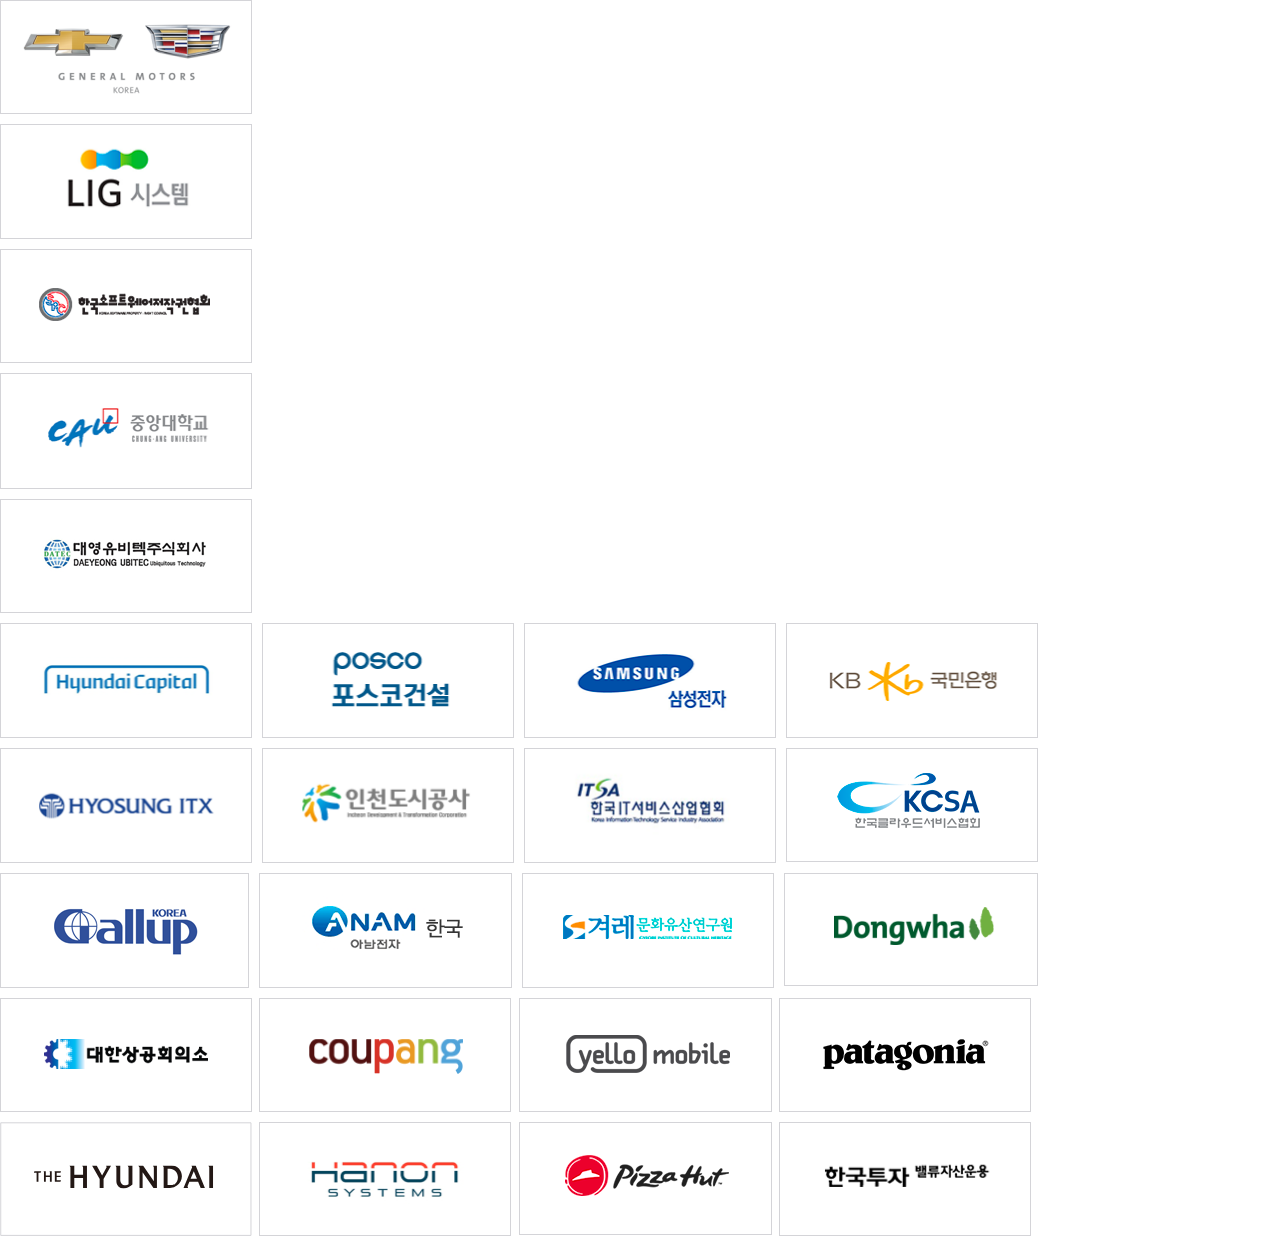
<file: root.html>
<!DOCTYPE html><html><head><meta charset="utf-8"><meta name="viewport" content="initial-scale=1, width=device-width"><link rel="stylesheet" href="frame.217c0680.css"><link rel="stylesheet" href="https://fonts.googleapis.com/css2?family=Noto Sans KR:wght@300;400;500;700&display=swap"><link rel="stylesheet" href="https://fonts.googleapis.com/css2?family=Inter:wght@400;500;600;700&display=swap"></head><body> <div class="box-border content-start flex flex-row flex-wrap gap-2.5 items-start justify-start leading-[normal] max-w-full pl-0 pr-0.5 py-0 tracking-[normal]"> <div class="flex flex-col gap-2.5 h-[612.9px] items-start justify-start w-[252px]"> <div class="bg-white border-[1px] border-extended-gray-300 border-solid flex flex-1 flex-row items-start justify-start pb-[13px] pt-[18px] px-[15px] self-stretch"> <div class="bg-white border-[1px] border-extended-gray-300 border-solid box-border h-[114.6px] hidden relative w-[252.2px]"></div> <img class="flex-1 h-20 max-w-full object-cover overflow-hidden relative z-[1]" loading="lazy" alt src="cl-logo-b-03-1@2x.108a3dbf.png"> </div> <div class="bg-white border-[1px] border-extended-gray-300 border-solid flex flex-1 flex-row items-start justify-start pb-[18px] pt-[13px] px-[31px] self-stretch"> <div class="bg-white border-[1px] border-extended-gray-300 border-solid box-border h-[114.6px] hidden relative w-[252.2px]"></div> <img class="flex-1 h-20 max-w-full object-cover overflow-hidden relative z-[1]" loading="lazy" alt src="ligsystem-logo-1@2x.64ed3acc.png"> </div> <div class="bg-white border-[1px] border-extended-gray-300 border-solid flex flex-1 flex-row items-start justify-start pb-[18px] pt-[13px] px-[31px] self-stretch"> <div class="bg-white border-[1px] border-extended-gray-300 border-solid box-border h-[114.6px] hidden relative w-[252.2px]"></div> <img class="flex-1 h-20 max-w-full object-cover overflow-hidden relative z-[1]" loading="lazy" alt src="spc-logo-1@2x.668b66ff.png"> </div> <div class="bg-white border-[1px] border-extended-gray-300 border-solid flex flex-1 flex-row items-start justify-start pb-[19px] pt-[13px] px-[29px] self-stretch"> <div class="bg-white border-[1px] border-extended-gray-300 border-solid box-border h-[114.6px] hidden relative w-[252.2px]"></div> <img class="flex-1 h-20 max-w-full object-cover overflow-hidden relative z-[1]" loading="lazy" alt src="cau-logo-1@2x.59896974.png"> </div> <div class="bg-white border-[1px] border-extended-gray-300 border-solid flex flex-1 flex-row items-start justify-start pb-[19px] pt-3 px-[31px] self-stretch"> <div class="bg-white border-[1px] border-extended-gray-300 border-solid box-border h-[114.6px] hidden relative w-[252.2px]"></div> <img class="flex-1 h-20 max-w-full object-cover overflow-hidden relative z-[1]" loading="lazy" alt src="daeyeong-ubitec-logo-1@2x.075ac8c2.png"> </div> </div> <div class="flex flex-col gap-2.5 items-start justify-start max-w-full w-[1038px]"> <div class="flex flex-row gap-2.5 items-start justify-center mq975:flex-wrap self-stretch"> <div class="bg-white border-[1px] border-extended-gray-300 border-solid box-border flex flex-1 flex-row items-start justify-start max-w-[252px] min-h-[115px] min-w-[190px] pb-4 pt-[15px] px-[31px]"> <div class="bg-white border-[1px] border-extended-gray-300 border-solid box-border h-[114.6px] hidden relative w-[252.2px]"></div> <img class="flex-1 h-20 max-w-full object-cover overflow-hidden relative z-[1]" loading="lazy" alt src="hyundaicapital-logo-1@2x.38936874.png"> </div> <div class="bg-white border-[1px] border-extended-gray-300 border-solid box-border flex flex-1 flex-row items-start justify-start max-w-[252px] min-h-[115px] min-w-[190px] pb-4 pl-8 pr-[30px] pt-[15px]"> <div class="bg-white border-[1px] border-extended-gray-300 border-solid box-border h-[114.6px] hidden relative w-[252.2px]"></div> <img class="flex-1 h-20 max-w-full object-cover overflow-hidden relative z-[1]" loading="lazy" alt src="poscoenc-logo-1@2x.f1be2bb2.png"> </div> <div class="bg-white border-[1px] border-extended-gray-300 border-solid box-border flex flex-1 flex-row items-start justify-start max-w-[252px] min-h-[115px] min-w-[190px] pb-4 pt-[15px] px-[31px]"> <div class="bg-white border-[1px] border-extended-gray-300 border-solid box-border h-[114.6px] hidden relative w-[252.2px]"></div> <img class="flex-1 h-20 max-w-full object-cover overflow-hidden relative z-[1]" loading="lazy" alt src="samsung-logo-1@2x.0fb54f91.png"> </div> <div class="bg-white border-[1px] border-extended-gray-300 border-solid box-border flex flex-1 flex-row items-start justify-start max-w-[252px] min-h-[115px] min-w-[190px] pb-4 pt-[15px] px-[31px]"> <div class="bg-white border-[1px] border-extended-gray-300 border-solid box-border h-[114.6px] hidden relative w-[252.2px]"></div> <img class="flex-1 h-20 max-w-full object-cover overflow-hidden relative z-[1]" loading="lazy" alt src="kb-logo-1@2x.aaa7920b.png"> </div> </div> <div class="flex flex-row gap-2.5 items-start justify-center mq975:flex-wrap self-stretch"> <div class="bg-white border-[1px] border-extended-gray-300 border-solid box-border flex flex-[0.9495] flex-row items-start justify-start max-w-[252px] min-h-[115px] min-w-[190px] mq450:flex-1 pb-4 pt-[15px] px-[31px]"> <div class="bg-white border-[1px] border-extended-gray-300 border-solid box-border h-[114.6px] hidden relative w-[252.2px]"></div> <img class="flex-1 h-20 max-w-full object-cover overflow-hidden relative z-[1]" loading="lazy" alt src="hyosungitx-logo-1@2x.4d3dd1cd.png"> </div> <div class="bg-white border-[1px] border-extended-gray-300 border-solid box-border flex flex-[0.9899] flex-row items-start justify-start max-w-[252px] min-h-[115px] min-w-[190px] mq450:flex-1 pb-[18px] pt-[13px] px-[27px]"> <div class="bg-white border-[1px] border-extended-gray-300 border-solid box-border h-[114.6px] hidden relative w-[252.2px]"></div> <img class="h-20 object-cover relative w-[190px] z-[1]" loading="lazy" alt src="idtc-logo-1@2x.b012a58c.png"> </div> <div class="bg-white border-[1px] border-extended-gray-300 border-solid box-border flex flex-[0.9596] flex-row items-start justify-start max-w-[252px] min-h-[115px] min-w-[190px] mq450:flex-1 pb-[19px] pt-3 px-[30px]"> <div class="bg-white border-[1px] border-extended-gray-300 border-solid box-border h-[114.6px] hidden relative w-[252.2px]"></div> <img class="flex-1 h-20 max-w-full object-cover overflow-hidden relative z-[1]" loading="lazy" alt src="itsa-logo-1@2x.9bcfdf1c.png"> </div> <div class="bg-white border-[1px] border-extended-gray-300 border-solid box-border flex flex-1 flex-row items-start justify-start max-w-[252px] min-w-[190px] pb-[21px] pt-[11px] px-[26px]"> <div class="bg-white border-[1px] border-extended-gray-300 border-solid box-border h-[114.6px] hidden relative w-[252.2px]"></div> <img class="h-20 object-cover relative w-[190px] z-[1]" loading="lazy" alt src="kaci-logo-1@2x.7e9f3b7f.png"> </div> </div> <div class="flex flex-row gap-2.5 items-start justify-center mq975:flex-wrap self-stretch"> <div class="bg-white border-[1px] border-extended-gray-300 border-solid box-border flex flex-1 flex-row items-start justify-start min-h-[115px] min-w-[164px] pb-4 pt-[15px] px-[29px]"> <div class="bg-white border-[1px] border-extended-gray-300 border-solid box-border h-[114.6px] hidden relative w-[252.2px]"></div> <img class="flex-1 h-20 max-w-full object-cover overflow-hidden relative z-[1]" loading="lazy" alt src="gallup-logo-1@2x.f35cebaa.png"> </div> <div class="bg-white border-[1px] border-extended-gray-300 border-solid box-border flex flex-1 flex-row items-start justify-start min-h-[115px] min-w-[164px] pb-[18px] pl-[34px] pr-[27px] pt-[13px]"> <div class="bg-white border-[1px] border-extended-gray-300 border-solid box-border h-[114.6px] hidden relative w-[252.2px]"></div> <img class="flex-1 h-20 max-w-full object-cover overflow-hidden relative z-[1]" loading="lazy" alt src="aname-kr-logo-1@2x.783797bb.png"> </div> <div class="bg-white border-[1px] border-extended-gray-300 border-solid box-border flex flex-1 flex-row items-start justify-start min-h-[115px] min-w-[164px] pb-[19px] pl-[31px] pr-[30px] pt-3"> <div class="bg-white border-[1px] border-extended-gray-300 border-solid box-border h-[114.6px] hidden relative w-[252.2px]"></div> <img class="flex-1 h-20 max-w-full object-cover overflow-hidden relative z-[1]" loading="lazy" alt src="gyeore-logo-1@2x.01db754d.png"> </div> <div class="bg-white border-[1px] border-extended-gray-300 border-solid flex flex-row items-start justify-start mq450:box-border mq450:pl-5 mq450:pr-5 pb-10 pl-[49px] pr-[43px] pt-[33px]"> <div class="bg-white border-[1px] border-extended-gray-300 border-solid box-border h-[114.6px] hidden relative w-[252.2px]"></div> <img class="h-[38px] object-cover relative w-40 z-[1]" loading="lazy" alt src="logo-c-1@2x.3fefdfc6.png"> </div> </div> <div class="content-start flex flex-row flex-wrap gap-x-[7.4px] gap-y-2.5 items-start justify-start self-stretch"> <div class="bg-white border-[1px] border-extended-gray-300 border-solid flex flex-row items-start justify-start pb-[18px] pt-3.5 px-[30px]"> <div class="bg-white border-[1px] border-extended-gray-300 border-solid box-border h-[114.6px] hidden relative w-[252.2px]"></div> <img class="flex-1 h-20 max-w-full object-cover overflow-hidden relative z-[1]" loading="lazy" alt src="korcham-logo-1@2x.795db3dc.png"> </div> <div class="bg-white border-[1px] border-extended-gray-300 border-solid box-border flex flex-row items-start justify-start pb-[17px] pt-[15px] px-[29px] w-[252px]"> <div class="bg-white border-[1px] border-extended-gray-300 border-solid box-border h-[114.6px] hidden relative w-[252.2px]"></div> <img class="flex-1 h-20 max-w-full object-cover overflow-hidden relative z-[1]" loading="lazy" alt src="coupang-logo-1@2x.afbbf464.png"> </div> <div class="bg-white border-[1px] border-extended-gray-300 border-solid flex flex-row items-start justify-start pb-[18px] pl-8 pr-[29px] pt-3.5"> <div class="bg-white border-[1px] border-extended-gray-300 border-solid box-border h-[114.6px] hidden relative w-[252.2px]"></div> <img class="flex-1 h-20 max-w-full object-cover overflow-hidden relative z-[1]" loading="lazy" alt src="yellomobile-logo-1@2x.964507a2.png"> </div> <div class="bg-white border-[1px] border-extended-gray-300 border-solid box-border flex flex-row items-start justify-start pb-5 pt-3 px-[31px] w-[252px]"> <div class="bg-white border-[1px] border-extended-gray-300 border-solid box-border h-[114.6px] hidden relative w-[252.2px]"></div> <img class="flex-1 h-20 max-w-full object-cover overflow-hidden relative z-[1]" loading="lazy" alt src="patagonia-logo-1@2x.99206585.png"> </div> <img class="h-[114.6px] relative w-[252px]" loading="lazy" alt src="23.6e56e92e.svg"> <div class="bg-white border-[1px] border-extended-gray-300 border-solid flex flex-row items-start justify-start px-[33px] py-[23px]"> <div class="bg-white border-[1px] border-extended-gray-300 border-solid box-border h-[114.6px] hidden relative w-[252.2px]"></div> <img class="h-[65.7px] object-cover relative w-[184px] z-[1]" loading="lazy" alt src="cl-logo-b-01-1@2x.47971401.png"> </div> <div class="bg-white border-[1px] border-extended-gray-300 border-solid flex flex-row items-start justify-start pb-[17px] pl-8 pr-[29px] pt-3.5"> <div class="bg-white border-[1px] border-extended-gray-300 border-solid box-border h-[114.6px] hidden relative w-[252.2px]"></div> <img class="flex-1 h-20 max-w-full object-cover overflow-hidden relative z-[1]" loading="lazy" alt src="pizzahut-logo-1@2x.7a51c2cc.png"> </div> <div class="bg-white border-[1px] border-extended-gray-300 border-solid box-border flex flex-row items-start justify-start pb-[19px] pt-[13px] px-[29px] w-[252px]"> <div class="bg-white border-[1px] border-extended-gray-300 border-solid box-border h-[114.6px] hidden relative w-[252.2px]"></div> <img class="flex-1 h-20 max-w-full object-cover overflow-hidden relative z-[1]" loading="lazy" alt src="koreavalueasset-logo-1@2x.40ee631f.png"> </div> </div> </div> </div> </body></html>
</file>
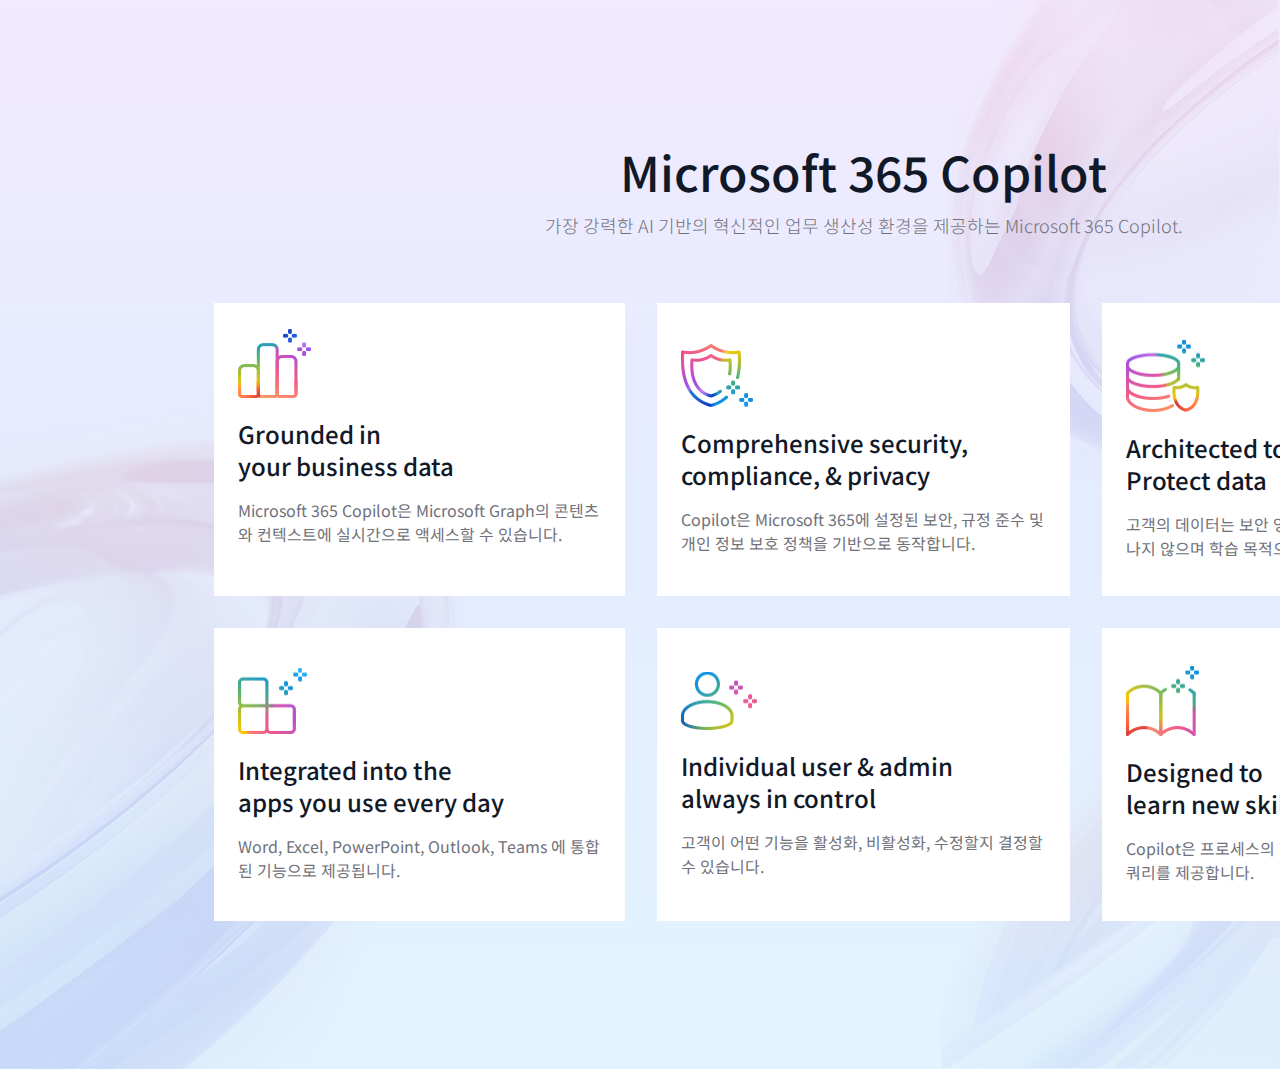
<file: step.html>
<!DOCTYPE html><html><head><meta charset="utf-8"><meta name="viewport" content="initial-scale=1, width=device-width"><link rel="stylesheet" href="frame.217c0680.css"><link rel="stylesheet" href="https://fonts.googleapis.com/css2?family=Noto Sans KR:wght@300;400;500;700&display=swap"><link rel="stylesheet" href="https://fonts.googleapis.com/css2?family=Inter:wght@400;500;600;700&display=swap"></head><body> <div class="[background:linear-gradient(180deg,_rgba(200,_164,_255,_0.23),_rgba(137,_173,_255,_0.23)_47%,_rgba(132,_206,_255,_0.23))] flex flex-row font-font gap-5 items-start justify-between leading-[normal] mq975:flex-wrap relative text-29xl text-center text-dark-dark tracking-[normal] w-full"> <div class="box-border flex flex-col items-start justify-start max-w-full mq450:box-border mq450:pt-[147px] mq975:box-border mq975:pt-[226px] pb-0 pt-[348px] px-0"> <div class="flex flex-row items-start justify-start max-w-full relative self-stretch"> <img class="flex-1 h-[721px] max-w-full object-cover overflow-hidden relative" alt src="back-03@2x.5d45f073.png"> <div class="!m-[0] absolute box-border flex flex-col gap-boundvariablesdata8 items-center justify-center px-0 py-[147px] right-[-1048.2px] top-[-348px] w-[1299px] z-[1]"> <div class="flex flex-col gap-boundvariablesdata1 items-center justify-start max-w-full self-stretch"> <h1 class="font-inherit font-medium leading-[48px] m-0 mq450:leading-[29px] mq450:text-10xl mq975:leading-[38px] mq975:text-19xl relative self-stretch text-inherit"> Microsoft 365 Copilot </h1> <div class="font-light inline-block leading-[28px] max-w-full relative text-extended-gray-500 text-lg w-[788.8px]"> 가장 강력한 AI 기반의 혁신적인 업무 생산성 환경을 제공하는 Microsoft 365 Copilot. </div> </div> <div class="content-start flex flex-row flex-wrap gap-boundvariablesdata10 items-start justify-start max-w-full self-stretch text-5xl text-left"> <div class="bg-white box-border flex flex-col gap-boundvariablesdata7 items-start justify-center max-w-full px-boundvariablesdata11 py-[26px] w-[411px]"> <img class="h-[69px] object-cover relative w-[73px]" loading="lazy" alt src="icon-05-2@2x.21969388.png"> <div class="flex flex-col gap-boundvariablesdata1 items-start justify-start self-stretch"> <h3 class="font-inherit font-medium leading-[32px] m-0 mq450:leading-[26px] mq450:text-lgi relative self-stretch text-inherit"> <p class="m-0">Grounded in</p> <p class="m-0">your business data</p> </h3> <div class="inline-block leading-[24px] min-h-[72px] relative text-base text-extended-gray-500"> <p class="m-0"> Microsoft 365 Copilot은 Microsoft Graph의 콘텐츠와 컨텍스트에 실시간으로 액세스할 수 있습니다. </p> </div> </div> </div> <div class="bg-white box-border flex flex-col gap-boundvariablesdata7 items-start justify-center max-w-full px-boundvariablesdata11 py-[41px] w-[413px]"> <img class="h-[63px] object-cover relative w-[72px]" loading="lazy" alt src="icon-06-2@2x.c089d1f3.png"> <div class="flex flex-col gap-boundvariablesdata1 items-start justify-start self-stretch"> <h3 class="font-inherit font-medium leading-[32px] m-0 mq450:leading-[26px] mq450:text-lgi relative text-inherit"> Comprehensive security, compliance, & privacy </h3> <div class="leading-[24px] relative text-base text-extended-gray-500"> Copilot은 Microsoft 365에 설정된 보안, 규정 준수 및 개인 정보 보호 정책을 기반으로 동작합니다. </div> </div> </div> <div class="bg-white box-border flex flex-col gap-boundvariablesdata7 items-start justify-center max-w-full px-boundvariablesdata11 py-[36.5px] w-[411px]"> <img class="h-[72px] object-cover relative w-[79px]" loading="lazy" alt src="icon-07-3@2x.abb915dc.png"> <div class="flex flex-col gap-boundvariablesdata1 items-start justify-start self-stretch"> <h3 class="font-inherit font-medium leading-[32px] m-0 mq450:leading-[26px] mq450:text-lgi relative self-stretch text-inherit"> <p class="m-0">Architected to</p> <p class="m-0">Protect data</p> </h3> <div class="leading-[24px] relative text-base text-extended-gray-500"> 고객의 데이터는 보안 영역 (secure partition)을 벗어나지 않으며 학습 목적으로 사용되지 않습니다. </div> </div> </div> <div class="bg-white box-border flex flex-col gap-boundvariablesdata7 items-start justify-center max-w-full px-boundvariablesdata11 py-[39.5px] w-[411px]"> <img class="h-[66px] object-cover relative w-[69px]" loading="lazy" alt src="icon-08-3@2x.5ef7afd4.png"> <div class="flex flex-col gap-boundvariablesdata1 items-start justify-start self-stretch"> <h3 class="font-inherit font-medium leading-[32px] m-0 mq450:leading-[26px] mq450:text-lgi relative self-stretch text-inherit"> <p class="m-0">Integrated into the </p> <p class="m-0">apps you use every day</p> </h3> <div class="leading-[24px] relative text-base text-extended-gray-500"> Word, Excel, PowerPoint, Outlook, Teams 에 통합된 기능으로 제공됩니다. </div> </div> </div> <div class="bg-white box-border flex flex-col gap-boundvariablesdata7 items-start justify-center max-w-full px-boundvariablesdata11 py-[43.5px] w-[413px]"> <img class="h-[58px] object-cover relative w-[76px]" loading="lazy" alt src="icon-09-2@2x.c006a6a2.png"> <div class="flex flex-col gap-boundvariablesdata1 items-start justify-start self-stretch"> <h3 class="font-inherit font-medium leading-[32px] m-0 mq450:leading-[26px] mq450:text-lgi relative self-stretch text-inherit"> <p class="m-0">Individual user & admin</p> <p class="m-0">always in control</p> </h3> <div class="leading-[24px] relative text-base text-extended-gray-500"> 고객이 어떤 기능을 활성화, 비활성화, 수정할지 결정할 수 있습니다. </div> </div> </div> <div class="bg-white box-border flex flex-col gap-boundvariablesdata7 items-start justify-center max-w-full px-boundvariablesdata11 py-[37.5px] w-[411px]"> <img class="h-[70px] object-cover relative w-[73px]" loading="lazy" alt src="icon-10-2@2x.f876fa5d.png"> <div class="flex flex-col gap-boundvariablesdata1 items-start justify-start self-stretch"> <h3 class="font-inherit font-medium leading-[32px] m-0 mq450:leading-[26px] mq450:text-lgi relative self-stretch text-inherit"> <p class="m-0">Designed to</p> <p class="m-0">learn new skills</p> </h3> <div class="leading-[24px] relative text-base text-extended-gray-500"> Copilot은 프로세스의 학습을 통해 더 정교한 작업과 쿼리를 제공합니다. </div> </div> </div> </div> </div> </div> </div> <div class="flex flex-col gap-[145px] items-end justify-start max-w-full mq450:gap-[72px]"> <div class="box-border flex flex-row items-start justify-end max-w-full pl-1.5 pr-px py-0 self-stretch"> <img class="flex-1 h-[510px] max-w-full object-cover overflow-hidden relative" loading="lazy" alt src="back-01@2x.03ee456b.png"> </div> <img class="h-[413px] max-w-full object-cover overflow-hidden relative self-stretch shrink-0" loading="lazy" alt src="back-02@2x.9682ea57.png"> </div> </div> </body></html>
</file>
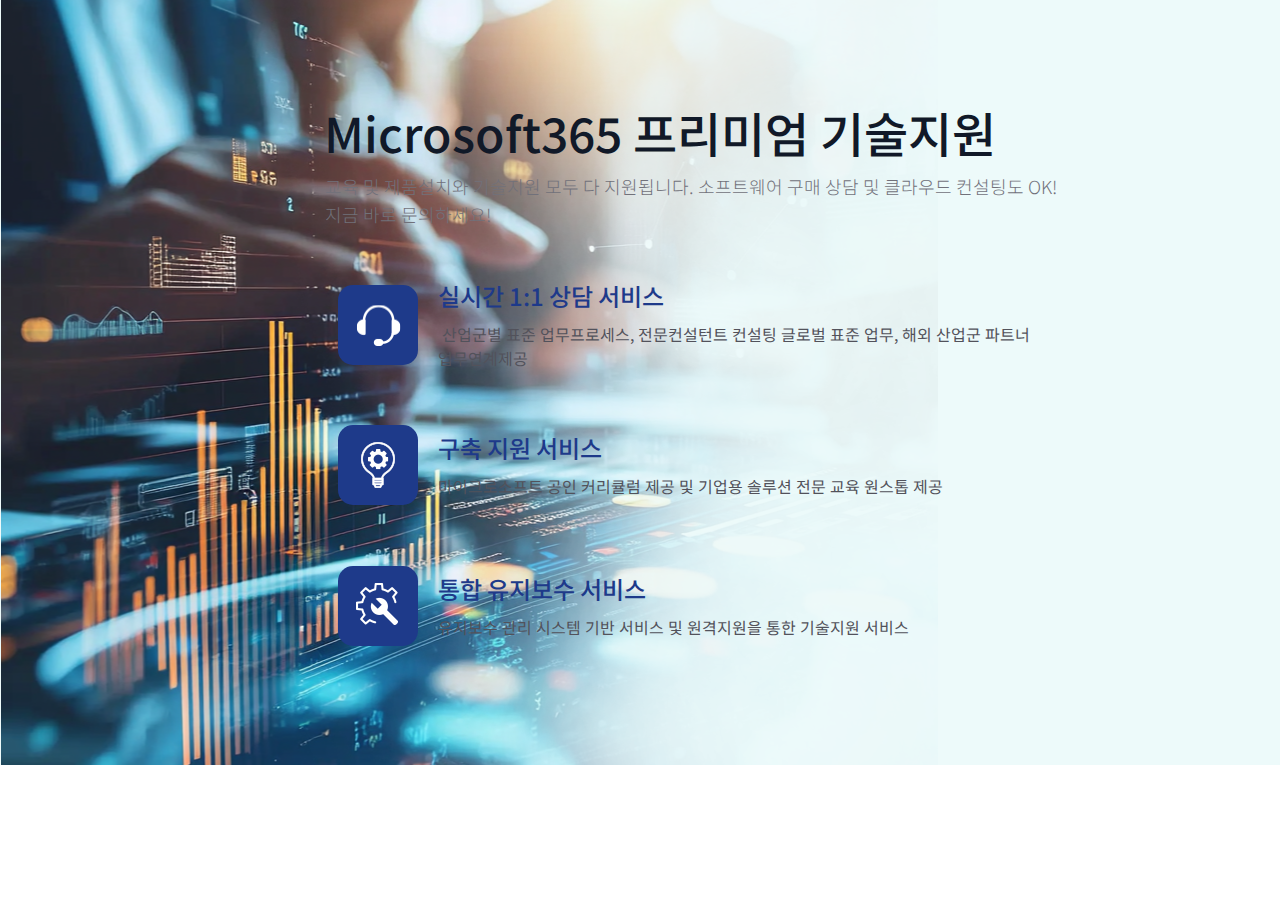
<file: step1.html>
<!DOCTYPE html><html><head><meta charset="utf-8"><meta name="viewport" content="initial-scale=1, width=device-width"><link rel="stylesheet" href="frame.217c0680.css"><link rel="stylesheet" href="https://fonts.googleapis.com/css2?family=Noto Sans KR:wght@300;400;500;700&display=swap"><link rel="stylesheet" href="https://fonts.googleapis.com/css2?family=Inter:wght@400;500;600;700&display=swap"></head><body> <div class="bg-teal-50 box-border flex flex-row font-font items-start justify-end leading-[normal] max-w-full mq1050:box-border mq1050:pl-[107px] mq1050:pl-[53px] mq1050:pr-[107px] mq1050:pr-[53px] mq975:box-border mq975:pl-5 mq975:pr-5 pb-[107px] pt-[108px] px-[215px] relative text-29xl text-dark-dark text-left tracking-[normal] w-[1728px]"> <img class="!m-[0] absolute bottom-[0px] h-full left-[1px] max-h-full object-cover top-[0px] w-[937px]" alt src="group-50@2x.e17873b9.png"> <h1 class="flex font-inherit font-medium items-center leading-[48px] m-0 max-w-full mq450:leading-[38px] mq450:text-19xl mq975:leading-[29px] mq975:text-10xl relative shrink-0 text-inherit w-[720px] z-[1]"> Microsoft365 프리미엄 기술지원 </h1> <div class="box-border flex flex-col items-start justify-start max-w-full ml-[-719px] pb-0 pt-16 px-0 relative text-extended-gray-500 text-lg"> <div class="font-light leading-[28px] relative z-[1]"> <p class="m-0"> 교육 및 제품설치와 기술지원 모두 다 지원됩니다. 소프트웨어 구매 상담 및 클라우드 컨설팅도 OK! </p> <p class="m-0">지금 바로 문의하세요!</p> </div> </div> <div class="box-border flex flex-col items-start justify-start max-w-full ml-[-719px] pb-0 pt-[148px] px-0 relative text-5xl text-default-blue-900 w-[727px]"> <div class="flex flex-col gap-5 items-start justify-start max-w-full self-stretch z-[1]"> <div class="box-border flex flex-row gap-5 items-start justify-start max-w-full mq450:flex-wrap pb-[7.5px] pl-0 pr-[34px] pt-[23.5px] self-stretch"> <div class="flex flex-col items-start justify-start pb-0 pt-[5px] px-0"> <div class="bg-default-blue-900 flex flex-row items-start justify-start pb-[19px] pl-[18px] pr-[17px] pt-5 rounded-mini"> <div class="bg-default-blue-900 h-20 hidden relative rounded-mini w-20"></div> <img class="h-[41px] object-cover relative w-[45px] z-[1]" loading="lazy" alt src="tech-icon-01-1@2x.c847ee5c.png"> </div> </div> <div class="flex flex-1 flex-col gap-2.5 items-start justify-start max-w-full min-w-[385px] mq450:min-w-full"> <h3 class="font-inherit font-medium leading-[32px] m-0 mq975:leading-[26px] mq975:text-lgi relative self-stretch text-inherit"> 실시간 1:1 상담 서비스 </h3> <div class="leading-[24px] relative text-base text-extended-gray-600 whitespace-pre-wrap"> 산업군별 표준 업무프로세스, 전문컨설턴트 컨설팅 글로벌 표준 업무, 해외 산업군 파트너 업무연계제공 </div> </div> </div> <div class="box-border flex flex-row gap-5 items-start justify-start max-w-full mq450:flex-wrap pb-3 pl-0 pr-[34px] pt-7 self-stretch"> <div class="bg-default-blue-900 flex flex-row items-start justify-start px-[23px] py-[17px] rounded-mini"> <div class="bg-default-blue-900 h-20 hidden relative rounded-mini w-20"></div> <img class="h-[46px] object-cover relative w-[34px] z-[1]" loading="lazy" alt src="tech-icon-02-1@2x.4217a69f.png"> </div> <div class="box-border flex flex-1 flex-col items-start justify-start max-w-full min-w-[385px] mq450:min-w-full pb-0 pt-[7px] px-0"> <div class="flex flex-col gap-2.5 items-start justify-start self-stretch"> <h3 class="font-inherit font-medium leading-[32px] m-0 mq975:leading-[26px] mq975:text-lgi relative self-stretch text-inherit"> 구축 지원 서비스 </h3> <div class="leading-[24px] relative self-stretch text-base text-extended-gray-600"> 마이크로소프트 공인 커리큘럼 제공 및 기업용 솔루션 전문 교육 원스톱 제공 </div> </div> </div> </div> <div class="box-border flex flex-row gap-5 items-start justify-start max-w-full mq450:flex-wrap pb-[12.5px] pl-0 pr-[34px] pt-[28.5px] self-stretch"> <div class="bg-default-blue-900 box-border flex flex-row items-start justify-start pb-[20.5px] pt-[17.5px] px-[18px] rounded-mini w-20"> <div class="bg-default-blue-900 h-20 hidden relative rounded-mini w-20"></div> <img class="h-[42px] object-cover relative w-[42px] z-[1]" loading="lazy" alt src="tech-icon-03-1@2x.29ea0b1a.png"> </div> <div class="box-border flex flex-1 flex-col items-start justify-start max-w-full min-w-[385px] mq450:min-w-full pb-0 pt-[7px] px-0"> <div class="flex flex-col gap-2.5 items-start justify-start self-stretch"> <h3 class="font-inherit font-medium leading-[32px] m-0 mq975:leading-[26px] mq975:text-lgi relative self-stretch text-inherit"> 통합 유지보수 서비스 </h3> <div class="leading-[24px] relative self-stretch text-base text-extended-gray-600"> 유지보수 관리 시스템 기반 서비스 및 원격지원을 통한 기술지원 서비스 </div> </div> </div> </div> </div> </div> </div> </body></html>
</file>
<file: frame.217c0680.css>
*,:before,:after,::backdrop{--tw-border-spacing-x:0;--tw-border-spacing-y:0;--tw-translate-x:0;--tw-translate-y:0;--tw-rotate:0;--tw-skew-x:0;--tw-skew-y:0;--tw-scale-x:1;--tw-scale-y:1;--tw-pan-x: ;--tw-pan-y: ;--tw-pinch-zoom: ;--tw-scroll-snap-strictness:proximity;--tw-gradient-from-position: ;--tw-gradient-via-position: ;--tw-gradient-to-position: ;--tw-ordinal: ;--tw-slashed-zero: ;--tw-numeric-figure: ;--tw-numeric-spacing: ;--tw-numeric-fraction: ;--tw-ring-inset: ;--tw-ring-offset-width:0px;--tw-ring-offset-color:#fff;--tw-ring-color:#3b82f680;--tw-ring-offset-shadow:0 0 #0000;--tw-ring-shadow:0 0 #0000;--tw-shadow:0 0 #0000;--tw-shadow-colored:0 0 #0000;--tw-blur: ;--tw-brightness: ;--tw-contrast: ;--tw-grayscale: ;--tw-hue-rotate: ;--tw-invert: ;--tw-saturate: ;--tw-sepia: ;--tw-drop-shadow: ;--tw-backdrop-blur: ;--tw-backdrop-brightness: ;--tw-backdrop-contrast: ;--tw-backdrop-grayscale: ;--tw-backdrop-hue-rotate: ;--tw-backdrop-invert: ;--tw-backdrop-opacity: ;--tw-backdrop-saturate: ;--tw-backdrop-sepia: ;--tw-contain-size: ;--tw-contain-layout: ;--tw-contain-paint: ;--tw-contain-style: }.\!container{width:100%!important}.container{width:100%}.sr-only{clip:rect(0,0,0,0);white-space:nowrap;border-width:0;width:1px;height:1px;margin:-1px;padding:0;position:absolute;overflow:hidden}.not-sr-only{clip:auto;white-space:normal;width:auto;height:auto;margin:0;padding:0;position:static;overflow:visible}.pointer-events-none{pointer-events:none}.pointer-events-auto{pointer-events:auto}.\!visible{visibility:visible!important}.visible{visibility:visible}.invisible{visibility:hidden}.collapse{visibility:collapse}.static{position:static}.\!fixed{position:fixed!important}.fixed{position:fixed}.\!absolute{position:absolute!important}.absolute{position:absolute}.\!relative{position:relative!important}.relative{position:relative}.sticky{position:sticky}.-inset-1{inset:-.25rem}.bottom-\[-15px\]{bottom:-15px}.bottom-\[-26\.5px\]{bottom:-26.5px}.bottom-\[0px\]{bottom:0}.end-1{inset-inline-end:.25rem}.end-2{inset-inline-end:.5rem}.left-\[0px\]{left:0}.left-\[1031px\]{left:1031px}.left-\[132px\]{left:132px}.left-\[1px\]{left:1px}.left-\[200px\]{left:200px}.left-\[20px\]{left:20px}.left-\[266px\]{left:266px}.left-\[389px\]{left:389px}.left-\[3px\]{left:3px}.left-\[44px\]{left:44px}.left-\[490px\]{left:490px}.left-\[7px\]{left:7px}.left-\[99px\]{left:99px}.right-\[-1048\.2px\]{right:-1048.2px}.right-\[0px\]{right:0}.right-\[4\.5px\]{right:4.5px}.start-1{inset-inline-start:.25rem}.top-10{top:2.5rem}.top-\[-2px\]{top:-2px}.top-\[-348px\]{top:-348px}.top-\[-4px\]{top:-4px}.top-\[0px\]{top:0}.top-\[1136\.8px\]{top:1136.8px}.top-\[135\.8px\]{top:135.8px}.top-\[15\.8px\]{top:15.8px}.top-\[1625\.8px\]{top:1625.8px}.top-\[195\.8px\]{top:195.8px}.top-\[255\.8px\]{top:255.8px}.top-\[277\.2px\]{top:277.2px}.top-\[283px\]{top:283px}.top-\[293px\]{top:293px}.top-\[29px\]{top:29px}.top-\[38px\]{top:38px}.top-\[5\.5px\]{top:5.5px}.top-\[672\.8px\]{top:672.8px}.top-\[69px\]{top:69px}.top-\[75\.8px\]{top:75.8px}.top-\[86px\]{top:86px}.top-\[8px\]{top:8px}.isolate{isolation:isolate}.isolation-auto{isolation:auto}.z-\[0\]{z-index:0}.z-\[10\]{z-index:10}.z-\[11\]{z-index:11}.z-\[12\]{z-index:12}.z-\[13\]{z-index:13}.z-\[14\]{z-index:14}.z-\[15\]{z-index:15}.z-\[16\]{z-index:16}.z-\[17\]{z-index:17}.z-\[18\]{z-index:18}.z-\[1\]{z-index:1}.z-\[2\]{z-index:2}.z-\[3\]{z-index:3}.z-\[4\]{z-index:4}.z-\[5\]{z-index:5}.z-\[6\]{z-index:6}.z-\[7\]{z-index:7}.z-\[8\]{z-index:8}.z-\[9\]{z-index:9}.float-start{float:inline-start}.float-end{float:inline-end}.float-right{float:right}.float-left{float:left}.float-none{float:none}.clear-start{clear:inline-start}.clear-end{clear:inline-end}.clear-left{clear:left}.clear-right{clear:right}.clear-both{clear:both}.clear-none{clear:none}.\!m-\[0\]{margin:0!important}.m-0{margin:0}.m-1{margin:.25rem}.ml-\[-1299\.5px\]{margin-left:-1299.5px}.ml-\[-719px\]{margin-left:-719px}.mt-2{margin-top:.5rem}.mt-\[-207\.8px\]{margin-top:-207.8px}.box-border{box-sizing:border-box}.box-content{box-sizing:content-box}.line-clamp-none{-webkit-line-clamp:none;-webkit-box-orient:horizontal;display:block;overflow:visible}.\!block{display:block!important}.block{display:block}.inline-block{display:inline-block}.\!inline{display:inline!important}.inline{display:inline}.flex{display:flex}.inline-flex{display:inline-flex}.\!table{display:table!important}.table{display:table}.inline-table{display:inline-table}.table-caption{display:table-caption}.table-cell{display:table-cell}.table-column{display:table-column}.table-column-group{display:table-column-group}.table-footer-group{display:table-footer-group}.table-header-group{display:table-header-group}.table-row-group{display:table-row-group}.table-row{display:table-row}.flow-root{display:flow-root}.\!grid{display:grid!important}.grid{display:grid}.inline-grid{display:inline-grid}.\!contents{display:contents!important}.contents{display:contents}.list-item{display:list-item}.\!hidden{display:none!important}.hidden{display:none}.h-1{height:.25rem}.h-2{height:.5rem}.h-2\.5{height:.625rem}.h-20{height:5rem}.h-24{height:6rem}.h-4{height:1rem}.h-5{height:1.25rem}.h-6{height:1.5rem}.h-7{height:1.75rem}.h-8{height:2rem}.h-\[104px\]{height:104px}.h-\[114\.6px\]{height:114.6px}.h-\[117px\]{height:117px}.h-\[13px\]{height:13px}.h-\[16\.7px\]{height:16.7px}.h-\[1733px\]{height:1733px}.h-\[18px\]{height:18px}.h-\[209px\]{height:209px}.h-\[21px\]{height:21px}.h-\[22px\]{height:22px}.h-\[23px\]{height:23px}.h-\[255px\]{height:255px}.h-\[256\.8px\]{height:256.8px}.h-\[25px\]{height:25px}.h-\[26px\]{height:26px}.h-\[33\.1px\]{height:33.1px}.h-\[354px\]{height:354px}.h-\[360px\]{height:360px}.h-\[375px\]{height:375px}.h-\[37px\]{height:37px}.h-\[383px\]{height:383px}.h-\[38px\]{height:38px}.h-\[3px\]{height:3px}.h-\[403px\]{height:403px}.h-\[413px\]{height:413px}.h-\[41px\]{height:41px}.h-\[42px\]{height:42px}.h-\[43px\]{height:43px}.h-\[449px\]{height:449px}.h-\[45px\]{height:45px}.h-\[46px\]{height:46px}.h-\[50px\]{height:50px}.h-\[510px\]{height:510px}.h-\[52px\]{height:52px}.h-\[53px\]{height:53px}.h-\[54px\]{height:54px}.h-\[55px\]{height:55px}.h-\[584px\]{height:584px}.h-\[58px\]{height:58px}.h-\[5px\]{height:5px}.h-\[612\.9px\]{height:612.9px}.h-\[639px\]{height:639px}.h-\[63px\]{height:63px}.h-\[646px\]{height:646px}.h-\[65\.7px\]{height:65.7px}.h-\[66px\]{height:66px}.h-\[69px\]{height:69px}.h-\[70px\]{height:70px}.h-\[721px\]{height:721px}.h-\[72px\]{height:72px}.h-\[75px\]{height:75px}.h-\[85px\]{height:85px}.h-\[88\.5px\]{height:88.5px}.h-\[91px\]{height:91px}.h-\[94px\]{height:94px}.h-boundvariablesdata1{height:16px}.h-boundvariablesdata5{height:12px}.h-full{height:100%}.h-max-w-lg{height:512px}.h-px{height:1px}.max-h-full{max-height:100%}.min-h-\[115px\]{min-height:115px}.min-h-\[300px\]{min-height:300px}.min-h-\[72px\]{min-height:72px}.w-11{width:2.75rem}.w-2\.5{width:.625rem}.w-20{width:5rem}.w-24{width:6rem}.w-3\.5{width:.875rem}.w-4{width:1rem}.w-40{width:10rem}.w-44{width:11rem}.w-5{width:1.25rem}.w-6{width:1.5rem}.w-7{width:1.75rem}.w-8{width:2rem}.w-\[10\.4px\]{width:10.4px}.w-\[102px\]{width:102px}.w-\[103\.7px\]{width:103.7px}.w-\[1036px\]{width:1036px}.w-\[1038px\]{width:1038px}.w-\[103px\]{width:103px}.w-\[107px\]{width:107px}.w-\[1108px\]{width:1108px}.w-\[110px\]{width:110px}.w-\[1110px\]{width:1110px}.w-\[1114px\]{width:1114px}.w-\[114px\]{width:114px}.w-\[1151px\]{width:1151px}.w-\[115px\]{width:115px}.w-\[1160\.5px\]{width:1160.5px}.w-\[118\.4px\]{width:118.4px}.w-\[1299px\]{width:1299px}.w-\[1300px\]{width:1300px}.w-\[1301px\]{width:1301px}.w-\[130px\]{width:130px}.w-\[1317px\]{width:1317px}.w-\[1318px\]{width:1318px}.w-\[131px\]{width:131px}.w-\[137\.4px\]{width:137.4px}.w-\[148px\]{width:148px}.w-\[150px\]{width:150px}.w-\[155px\]{width:155px}.w-\[1600px\]{width:1600px}.w-\[167px\]{width:167px}.w-\[1727px\]{width:1727px}.w-\[1728px\]{width:1728px}.w-\[17px\]{width:17px}.w-\[180px\]{width:180px}.w-\[184px\]{width:184px}.w-\[187px\]{width:187px}.w-\[190px\]{width:190px}.w-\[2001px\]{width:2001px}.w-\[204px\]{width:204px}.w-\[207px\]{width:207px}.w-\[22px\]{width:22px}.w-\[23\.7px\]{width:23.7px}.w-\[23px\]{width:23px}.w-\[244px\]{width:244px}.w-\[248px\]{width:248px}.w-\[250px\]{width:250px}.w-\[252\.2px\]{width:252.2px}.w-\[252px\]{width:252px}.w-\[253px\]{width:253px}.w-\[254px\]{width:254px}.w-\[25px\]{width:25px}.w-\[261px\]{width:261px}.w-\[269px\]{width:269px}.w-\[279px\]{width:279px}.w-\[326px\]{width:326px}.w-\[341px\]{width:341px}.w-\[34px\]{width:34px}.w-\[357px\]{width:357px}.w-\[35px\]{width:35px}.w-\[363px\]{width:363px}.w-\[373px\]{width:373px}.w-\[402px\]{width:402px}.w-\[411px\]{width:411px}.w-\[413px\]{width:413px}.w-\[42px\]{width:42px}.w-\[45\.5px\]{width:45.5px}.w-\[45\.8px\]{width:45.8px}.w-\[45px\]{width:45px}.w-\[469px\]{width:469px}.w-\[476px\]{width:476px}.w-\[49\.6px\]{width:49.6px}.w-\[51px\]{width:51px}.w-\[52px\]{width:52px}.w-\[54px\]{width:54px}.w-\[550px\]{width:550px}.w-\[56\.9px\]{width:56.9px}.w-\[562px\]{width:562px}.w-\[59px\]{width:59px}.w-\[5px\]{width:5px}.w-\[6\.5px\]{width:6.5px}.w-\[60px\]{width:60px}.w-\[61\.6px\]{width:61.6px}.w-\[659px\]{width:659px}.w-\[67\.8px\]{width:67.8px}.w-\[69px\]{width:69px}.w-\[70px\]{width:70px}.w-\[720px\]{width:720px}.w-\[727px\]{width:727px}.w-\[72px\]{width:72px}.w-\[73px\]{width:73px}.w-\[75px\]{width:75px}.w-\[76px\]{width:76px}.w-\[788\.8px\]{width:788.8px}.w-\[794px\]{width:794px}.w-\[79px\]{width:79px}.w-\[807px\]{width:807px}.w-\[82\.6px\]{width:82.6px}.w-\[85px\]{width:85px}.w-\[87px\]{width:87px}.w-\[90\.1px\]{width:90.1px}.w-\[937px\]{width:937px}.w-\[93px\]{width:93px}.w-\[calc\(100\%_-_20px\)\]{width:calc(100% - 20px)}.w-\[this-is\\\\\]{width:this-is\\}.w-\[this-is\]{width:this-is}.w-\[weird-and-invalid\]{width:weird-and-invalid}.w-boundvariablesdata1{width:16px}.w-boundvariablesdata5{width:12px}.w-full{width:100%}.w-px{width:1px}.min-w-\[120\.6px\]{min-width:120.6px}.min-w-\[123px\]{min-width:123px}.min-w-\[131px\]{min-width:131px}.min-w-\[148px\]{min-width:148px}.min-w-\[154px\]{min-width:154px}.min-w-\[157px\]{min-width:157px}.min-w-\[164px\]{min-width:164px}.min-w-\[190px\]{min-width:190px}.min-w-\[200px\]{min-width:200px}.min-w-\[253px\]{min-width:253px}.min-w-\[260px\]{min-width:260px}.min-w-\[263px\]{min-width:263px}.min-w-\[285px\]{min-width:285px}.min-w-\[304px\]{min-width:304px}.min-w-\[30px\]{min-width:30px}.min-w-\[37px\]{min-width:37px}.min-w-\[380\.3px\]{min-width:380.3px}.min-w-\[385px\]{min-width:385px}.min-w-\[43px\]{min-width:43px}.min-w-\[47px\]{min-width:47px}.min-w-\[48px\]{min-width:48px}.min-w-\[49px\]{min-width:49px}.min-w-\[52\.9px\]{min-width:52.9px}.min-w-\[55px\]{min-width:55px}.min-w-\[56\.9px\]{min-width:56.9px}.min-w-\[56px\]{min-width:56px}.min-w-\[599px\]{min-width:599px}.min-w-\[64px\]{min-width:64px}.min-w-\[658px\]{min-width:658px}.min-w-\[66px\]{min-width:66px}.min-w-\[68px\]{min-width:68px}.min-w-\[71px\]{min-width:71px}.min-w-\[74px\]{min-width:74px}.min-w-\[79px\]{min-width:79px}.min-w-\[94px\]{min-width:94px}.max-w-\[110px\]{max-width:110px}.max-w-\[252px\]{max-width:252px}.max-w-\[310px\]{max-width:310px}.max-w-\[calc\(100\%_-_582px\)\]{max-width:calc(100% - 582px)}.max-w-\[calc\(100\%_-_64px\)\]{max-width:calc(100% - 64px)}.max-w-\[calc\(100\%_-_679px\)\]{max-width:calc(100% - 679px)}.max-w-full{max-width:100%}.max-w-lg{max-width:32rem}.flex-1{flex:1}.flex-\[0\.8\]{flex:.8}.flex-\[0\.9495\]{flex:.9495}.flex-\[0\.9596\]{flex:.9596}.flex-\[0\.9827\]{flex:.9827}.flex-\[0\.9899\]{flex:.9899}.flex-shrink,.shrink{flex-shrink:1}.shrink-0{flex-shrink:0}.flex-grow,.grow{flex-grow:1}.table-auto{table-layout:auto}.table-fixed{table-layout:fixed}.caption-top{caption-side:top}.caption-bottom{caption-side:bottom}.border-collapse{border-collapse:collapse}.border-separate{border-collapse:separate}.\!transform{transform:translate(var(--tw-translate-x),var(--tw-translate-y))rotate(var(--tw-rotate))skewX(var(--tw-skew-x))skewY(var(--tw-skew-y))scaleX(var(--tw-scale-x))scaleY(var(--tw-scale-y))!important}.transform,.transform-cpu{transform:translate(var(--tw-translate-x),var(--tw-translate-y))rotate(var(--tw-rotate))skewX(var(--tw-skew-x))skewY(var(--tw-skew-y))scaleX(var(--tw-scale-x))scaleY(var(--tw-scale-y))}.transform-gpu{transform:translate3d(var(--tw-translate-x),var(--tw-translate-y),0)rotate(var(--tw-rotate))skewX(var(--tw-skew-x))skewY(var(--tw-skew-y))scaleX(var(--tw-scale-x))scaleY(var(--tw-scale-y))}.transform-none{transform:none}.cursor-pointer{cursor:pointer}.touch-auto{touch-action:auto}.touch-none{touch-action:none}.touch-pan-x{--tw-pan-x:pan-x;touch-action:var(--tw-pan-x)var(--tw-pan-y)var(--tw-pinch-zoom)}.touch-pan-left{--tw-pan-x:pan-left;touch-action:var(--tw-pan-x)var(--tw-pan-y)var(--tw-pinch-zoom)}.touch-pan-right{--tw-pan-x:pan-right;touch-action:var(--tw-pan-x)var(--tw-pan-y)var(--tw-pinch-zoom)}.touch-pan-y{--tw-pan-y:pan-y;touch-action:var(--tw-pan-x)var(--tw-pan-y)var(--tw-pinch-zoom)}.touch-pan-up{--tw-pan-y:pan-up;touch-action:var(--tw-pan-x)var(--tw-pan-y)var(--tw-pinch-zoom)}.touch-pan-down{--tw-pan-y:pan-down;touch-action:var(--tw-pan-x)var(--tw-pan-y)var(--tw-pinch-zoom)}.touch-pinch-zoom{--tw-pinch-zoom:pinch-zoom;touch-action:var(--tw-pan-x)var(--tw-pan-y)var(--tw-pinch-zoom)}.touch-manipulation{touch-action:manipulation}.select-none{-webkit-user-select:none;user-select:none}.select-text{-webkit-user-select:text;user-select:text}.select-all{-webkit-user-select:all;user-select:all}.select-auto{-webkit-user-select:auto;user-select:auto}.resize-none{resize:none}.resize-y{resize:vertical}.resize-x{resize:horizontal}.resize{resize:both}.snap-none{scroll-snap-type:none}.snap-x{scroll-snap-type:x var(--tw-scroll-snap-strictness)}.snap-y{scroll-snap-type:y var(--tw-scroll-snap-strictness)}.snap-both{scroll-snap-type:both var(--tw-scroll-snap-strictness)}.snap-mandatory{--tw-scroll-snap-strictness:mandatory}.snap-proximity{--tw-scroll-snap-strictness:proximity}.snap-start{scroll-snap-align:start}.snap-end{scroll-snap-align:end}.snap-center{scroll-snap-align:center}.snap-align-none{scroll-snap-align:none}.snap-normal{scroll-snap-stop:normal}.snap-always{scroll-snap-stop:always}.list-inside{list-style-position:inside}.list-outside{list-style-position:outside}.appearance-none{appearance:none}.appearance-auto{appearance:auto}.break-before-auto{break-before:auto}.break-before-avoid{break-before:avoid}.break-before-all{break-before:all}.break-before-avoid-page{break-before:avoid-page}.break-before-page{break-before:page}.break-before-left{break-before:left}.break-before-right{break-before:right}.break-before-column{break-before:column}.break-inside-auto{break-inside:auto}.break-inside-avoid{break-inside:avoid}.break-inside-avoid-page{break-inside:avoid-page}.break-inside-avoid-column{break-inside:avoid-column}.break-after-auto{break-after:auto}.break-after-avoid{break-after:avoid}.break-after-all{break-after:all}.break-after-avoid-page{break-after:avoid-page}.break-after-page{break-after:page}.break-after-left{break-after:left}.break-after-right{break-after:right}.break-after-column{break-after:column}.grid-flow-row{grid-auto-flow:row}.grid-flow-col{grid-auto-flow:column}.grid-flow-dense{grid-auto-flow:dense}.grid-flow-row-dense{grid-auto-flow:dense}.grid-flow-col-dense{grid-auto-flow:column dense}.flex-row{flex-direction:row}.flex-row-reverse{flex-direction:row-reverse}.flex-col{flex-direction:column}.flex-col-reverse{flex-direction:column-reverse}.flex-wrap{flex-wrap:wrap}.flex-wrap-reverse{flex-wrap:wrap-reverse}.flex-nowrap{flex-wrap:nowrap}.place-content-center{place-content:center}.place-content-start{place-content:start}.place-content-end{place-content:end}.place-content-between{place-content:space-between}.place-content-around{place-content:space-around}.place-content-evenly{place-content:space-evenly}.place-content-baseline{place-content:baseline start}.place-content-stretch{place-content:stretch}.place-items-start{place-items:start}.place-items-end{place-items:end}.place-items-center{place-items:center}.place-items-baseline{place-items:baseline}.place-items-stretch{place-items:stretch stretch}.content-normal{align-content:normal}.content-center{align-content:center}.content-start{align-content:flex-start}.content-end{align-content:flex-end}.content-between{align-content:space-between}.content-around{align-content:space-around}.content-evenly{align-content:space-evenly}.content-baseline{align-content:baseline}.content-stretch{align-content:stretch}.items-start{align-items:flex-start}.items-end{align-items:flex-end}.items-center{align-items:center}.items-baseline{align-items:baseline}.items-stretch{align-items:stretch}.justify-normal{justify-content:normal}.justify-start{justify-content:flex-start}.justify-end{justify-content:flex-end}.justify-center{justify-content:center}.justify-between{justify-content:space-between}.justify-around{justify-content:space-around}.justify-evenly{justify-content:space-evenly}.justify-stretch{justify-content:stretch}.justify-items-start{justify-items:start}.justify-items-end{justify-items:end}.justify-items-center{justify-items:center}.justify-items-stretch{justify-items:stretch}.gap-0{gap:0}.gap-0\.5{gap:.125rem}.gap-1{gap:.25rem}.gap-1\.5{gap:.375rem}.gap-10{gap:2.5rem}.gap-11{gap:2.75rem}.gap-2{gap:.5rem}.gap-2\.5{gap:.625rem}.gap-3{gap:.75rem}.gap-3\.5{gap:.875rem}.gap-4{gap:1rem}.gap-5{gap:1.25rem}.gap-6{gap:1.5rem}.gap-7{gap:1.75rem}.gap-8{gap:2rem}.gap-\[1106px\]{gap:1106px}.gap-\[13px\]{gap:13px}.gap-\[145px\]{gap:145px}.gap-\[15px\]{gap:15px}.gap-\[16\.3px\]{gap:16.3px}.gap-\[21px\]{gap:21px}.gap-\[22px\]{gap:22px}.gap-\[23px\]{gap:23px}.gap-\[25px\]{gap:25px}.gap-\[30px\]{gap:30px}.gap-\[44\.2px\]{gap:44.2px}.gap-\[50px\]{gap:50px}.gap-\[57\.8px\]{gap:57.8px}.gap-\[5px\]{gap:5px}.gap-\[60px\]{gap:60px}.gap-\[70px\]{gap:70px}.gap-\[74px\]{gap:74px}.gap-boundvariablesdata{gap:8px}.gap-boundvariablesdata1{gap:16px}.gap-boundvariablesdata10{gap:32px}.gap-boundvariablesdata4{gap:36px}.gap-boundvariablesdata5{gap:12px}.gap-boundvariablesdata6{gap:40px}.gap-boundvariablesdata7{gap:20px}.gap-boundvariablesdata8{gap:64px}.gap-x-\[11\.3px\]{column-gap:11.3px}.gap-x-\[21px\]{column-gap:21px}.gap-x-\[60px\]{column-gap:60px}.gap-x-\[7\.4px\]{column-gap:7.4px}.gap-x-px{column-gap:1px}.gap-y-10{row-gap:2.5rem}.gap-y-2\.5{row-gap:.625rem}.gap-y-3\.5{row-gap:.875rem}.gap-y-\[19px\]{row-gap:19px}.gap-y-\[5px\]{row-gap:5px}.space-x-2>:not([hidden])~:not([hidden]){--tw-space-x-reverse:0;margin-right:calc(.5rem*var(--tw-space-x-reverse));margin-left:calc(.5rem*calc(1 - var(--tw-space-x-reverse)))}.space-y-reverse>:not([hidden])~:not([hidden]){--tw-space-y-reverse:1}.space-x-reverse>:not([hidden])~:not([hidden]){--tw-space-x-reverse:1}.divide-x>:not([hidden])~:not([hidden]){--tw-divide-x-reverse:0;border-right-width:calc(1px*var(--tw-divide-x-reverse));border-left-width:calc(1px*calc(1 - var(--tw-divide-x-reverse)))}.divide-y>:not([hidden])~:not([hidden]){--tw-divide-y-reverse:0;border-top-width:calc(1px*calc(1 - var(--tw-divide-y-reverse)));border-bottom-width:calc(1px*var(--tw-divide-y-reverse))}.divide-y-reverse>:not([hidden])~:not([hidden]){--tw-divide-y-reverse:1}.divide-x-reverse>:not([hidden])~:not([hidden]){--tw-divide-x-reverse:1}.divide-solid>:not([hidden])~:not([hidden]){border-style:solid}.divide-dashed>:not([hidden])~:not([hidden]){border-style:dashed}.divide-dotted>:not([hidden])~:not([hidden]){border-style:dotted}.divide-double>:not([hidden])~:not([hidden]){border-style:double}.divide-none>:not([hidden])~:not([hidden]){border-style:none}.place-self-auto{place-self:auto}.place-self-start{place-self:start}.place-self-end{place-self:end}.place-self-center{place-self:center}.place-self-stretch{place-self:stretch stretch}.self-auto{align-self:auto}.self-start{align-self:flex-start}.self-end{align-self:flex-end}.self-center{align-self:center}.self-stretch{align-self:stretch}.self-baseline{align-self:baseline}.justify-self-auto{justify-self:auto}.justify-self-start{justify-self:start}.justify-self-end{justify-self:end}.justify-self-center{justify-self:center}.justify-self-stretch{justify-self:stretch}.overflow-auto{overflow:auto}.overflow-hidden{overflow:hidden}.overflow-clip{overflow:clip}.overflow-visible{overflow:visible}.overflow-scroll{overflow:scroll}.overflow-x-auto{overflow-x:auto}.overflow-y-auto{overflow-y:auto}.overflow-x-hidden{overflow-x:hidden}.overflow-y-hidden{overflow-y:hidden}.overflow-x-clip{overflow-x:clip}.overflow-y-clip{overflow-y:clip}.overflow-x-visible{overflow-x:visible}.overflow-y-visible{overflow-y:visible}.overflow-x-scroll{overflow-x:scroll}.overflow-y-scroll{overflow-y:scroll}.overscroll-auto{overscroll-behavior:auto}.overscroll-contain{overscroll-behavior:contain}.overscroll-none{overscroll-behavior:none}.overscroll-y-auto{overscroll-behavior-y:auto}.overscroll-y-contain{overscroll-behavior-y:contain}.overscroll-y-none{overscroll-behavior-y:none}.overscroll-x-auto{overscroll-behavior-x:auto}.overscroll-x-contain{overscroll-behavior-x:contain}.overscroll-x-none{overscroll-behavior-x:none}.scroll-auto{scroll-behavior:auto}.scroll-smooth{scroll-behavior:smooth}.truncate{text-overflow:ellipsis;white-space:nowrap;overflow:hidden}.overflow-ellipsis,.text-ellipsis{text-overflow:ellipsis}.text-clip{text-overflow:clip}.hyphens-none{hyphens:none}.hyphens-manual{hyphens:manual}.hyphens-auto{hyphens:auto}.whitespace-normal{white-space:normal}.whitespace-nowrap{white-space:nowrap}.whitespace-pre{white-space:pre}.whitespace-pre-line{white-space:pre-line}.whitespace-pre-wrap{white-space:pre-wrap}.whitespace-break-spaces{white-space:break-spaces}.text-wrap{text-wrap:wrap}.text-nowrap{text-wrap:nowrap}.text-balance{text-wrap:balance}.text-pretty{text-wrap:pretty}.break-normal{overflow-wrap:normal;word-break:normal}.break-words{overflow-wrap:break-word}.break-all{word-break:break-all}.break-keep{word-break:keep-all}.rounded{border-radius:.25rem}.rounded-10xs{border-radius:3px}.rounded-11xl{border-radius:30px}.rounded-16xl{border-radius:35px}.rounded-2xl{border-radius:1rem}.rounded-3xs{border-radius:10px}.rounded-81xl{border-radius:100px}.rounded-8xl{border-radius:27px}.rounded-8xs{border-radius:5px}.rounded-981xl{border-radius:1000px}.rounded-\[50\%\]{border-radius:50%}.rounded-\[7px\]{border-radius:7px}.rounded-\[80px\]{border-radius:80px}.rounded-lg{border-radius:.5rem}.rounded-md{border-radius:.375rem}.rounded-mini{border-radius:15px}.rounded-rounded-lg{border-radius:8px}.rounded-xl{border-radius:20px}.rounded-b{border-bottom-right-radius:.25rem;border-bottom-left-radius:.25rem}.rounded-b-none{border-bottom-right-radius:0;border-bottom-left-radius:0}.rounded-e{border-start-end-radius:.25rem;border-end-end-radius:.25rem}.rounded-l{border-top-left-radius:.25rem;border-bottom-left-radius:.25rem}.rounded-r{border-top-right-radius:.25rem;border-bottom-right-radius:.25rem}.rounded-s{border-start-start-radius:.25rem;border-end-start-radius:.25rem}.rounded-t{border-top-left-radius:.25rem;border-top-right-radius:.25rem}.rounded-bl{border-bottom-left-radius:.25rem}.rounded-bl-none{border-bottom-left-radius:0}.rounded-bl-xl{border-bottom-left-radius:20px}.rounded-br{border-bottom-right-radius:.25rem}.rounded-br-8xs{border-bottom-right-radius:5px}.rounded-br-none{border-bottom-right-radius:0}.rounded-ee{border-end-end-radius:.25rem}.rounded-es{border-end-start-radius:.25rem}.rounded-se{border-start-end-radius:.25rem}.rounded-ss{border-start-start-radius:.25rem}.rounded-tl{border-top-left-radius:.25rem}.rounded-tl-none{border-top-left-radius:0}.rounded-tl-xl{border-top-left-radius:20px}.rounded-tr{border-top-right-radius:.25rem}.rounded-tr-8xs{border-top-right-radius:5px}.rounded-tr-none{border-top-right-radius:0}.rounded-tr-xl{border-top-right-radius:20px}.border,.border-\[1px\]{border-width:1px}.border-\[2px\]{border-width:2px}.border-\[3px\]{border-width:3px}.border-x{border-left-width:1px;border-right-width:1px}.border-y{border-top-width:1px;border-bottom-width:1px}.border-b,.border-b-\[1px\]{border-bottom-width:1px}.border-e{border-inline-end-width:1px}.border-l,.border-l-\[1px\]{border-left-width:1px}.border-r,.border-r-\[1px\]{border-right-width:1px}.border-s{border-inline-start-width:1px}.border-t,.border-t-\[1px\]{border-top-width:1px}.border-solid{border-style:solid}.border-dashed{border-style:dashed}.border-dotted{border-style:dotted}.border-double{border-style:double}.border-hidden{border-style:hidden}.border-none{border-style:none}.border-black{--tw-border-opacity:1;border-color:rgb(0 0 0/var(--tw-border-opacity,1))}.border-blue-800{--tw-border-opacity:1;border-color:rgb(30 66 159/var(--tw-border-opacity,1))}.border-color{--tw-border-opacity:1;border-color:rgb(30 104 179/var(--tw-border-opacity,1))}.border-cool-gray-100{--tw-border-opacity:1;border-color:rgb(243 244 246/var(--tw-border-opacity,1))}.border-cool-gray-200{--tw-border-opacity:1;border-color:rgb(229 231 235/var(--tw-border-opacity,1))}.border-default-blue-300{--tw-border-opacity:1;border-color:rgb(147 197 253/var(--tw-border-opacity,1))}.border-default-blue-900{--tw-border-opacity:1;border-color:rgb(30 58 138/var(--tw-border-opacity,1))}.border-extended-gray-300{--tw-border-opacity:1;border-color:rgb(212 212 216/var(--tw-border-opacity,1))}.border-gray-300{--tw-border-opacity:1;border-color:rgb(209 213 219/var(--tw-border-opacity,1))}.border-gray-400{--tw-border-opacity:1;border-color:rgb(156 163 175/var(--tw-border-opacity,1))}.border-white{--tw-border-opacity:1;border-color:rgb(255 255 255/var(--tw-border-opacity,1))}.bg-\[rgb\(255\,0\,0\)\]{--tw-bg-opacity:1;background-color:rgb(255 0 0/var(--tw-bg-opacity,1))}.bg-\[transparent\]{background-color:#0000}.bg-black{--tw-bg-opacity:1;background-color:rgb(0 0 0/var(--tw-bg-opacity,1))}.bg-blue-100{--tw-bg-opacity:1;background-color:rgb(225 239 254/var(--tw-bg-opacity,1))}.bg-blue-600{--tw-bg-opacity:1;background-color:rgb(28 100 242/var(--tw-bg-opacity,1))}.bg-blue-800{--tw-bg-opacity:1;background-color:rgb(30 66 159/var(--tw-bg-opacity,1))}.bg-color{--tw-bg-opacity:1;background-color:rgb(30 104 179/var(--tw-bg-opacity,1))}.bg-cool-gray-100{--tw-bg-opacity:1;background-color:rgb(243 244 246/var(--tw-bg-opacity,1))}.bg-cool-gray-200{--tw-bg-opacity:1;background-color:rgb(229 231 235/var(--tw-bg-opacity,1))}.bg-cool-gray-50{--tw-bg-opacity:1;background-color:rgb(249 250 251/var(--tw-bg-opacity,1))}.bg-darkslateblue-200{--tw-bg-opacity:1;background-color:rgb(0 36 76/var(--tw-bg-opacity,1))}.bg-default-blue-400{--tw-bg-opacity:1;background-color:rgb(96 165 250/var(--tw-bg-opacity,1))}.bg-default-blue-50{--tw-bg-opacity:1;background-color:rgb(239 246 255/var(--tw-bg-opacity,1))}.bg-default-blue-900{--tw-bg-opacity:1;background-color:rgb(30 58 138/var(--tw-bg-opacity,1))}.bg-ghostwhite-100{--tw-bg-opacity:1;background-color:rgb(247 249 255/var(--tw-bg-opacity,1))}.bg-ghostwhite-200{--tw-bg-opacity:1;background-color:rgb(246 249 255/var(--tw-bg-opacity,1))}.bg-gray-200{--tw-bg-opacity:1;background-color:rgb(33 33 33/var(--tw-bg-opacity,1))}.bg-gray-400{--tw-bg-opacity:1;background-color:rgb(156 163 175/var(--tw-bg-opacity,1))}.bg-green-100{--tw-bg-opacity:1;background-color:rgb(222 247 236/var(--tw-bg-opacity,1))}.bg-indigo-50{--tw-bg-opacity:1;background-color:rgb(240 245 255/var(--tw-bg-opacity,1))}.bg-lavender{--tw-bg-opacity:1;background-color:rgb(241 239 255/var(--tw-bg-opacity,1))}.bg-red-200{--tw-bg-opacity:1;background-color:rgb(251 213 213/var(--tw-bg-opacity,1))}.bg-slateblue{--tw-bg-opacity:1;background-color:rgb(80 89 201/var(--tw-bg-opacity,1))}.bg-teal-50{--tw-bg-opacity:1;background-color:rgb(237 250 250/var(--tw-bg-opacity,1))}.bg-white{--tw-bg-opacity:1;background-color:rgb(255 255 255/var(--tw-bg-opacity,1))}.bg-\[url\(\'\/public\/logo1\@3x\.png\'\)\]{background-image:url(logo1@3x.fb6f46a0.png)}.bg-none{background-image:none}.decoration-slice{-webkit-box-decoration-break:slice;box-decoration-break:slice}.decoration-clone{-webkit-box-decoration-break:clone;box-decoration-break:clone}.box-decoration-slice{-webkit-box-decoration-break:slice;box-decoration-break:slice}.box-decoration-clone{-webkit-box-decoration-break:clone;box-decoration-break:clone}.bg-cover{background-size:cover}.bg-fixed{background-attachment:fixed}.bg-local{background-attachment:local}.bg-scroll{background-attachment:scroll}.bg-clip-border{background-clip:border-box}.bg-clip-padding{background-clip:padding-box}.bg-clip-content{background-clip:content-box}.bg-clip-text{background-clip:text}.bg-\[top\]{background-position:top}.bg-repeat{background-repeat:repeat}.bg-no-repeat{background-repeat:no-repeat}.bg-repeat-x{background-repeat:repeat-x}.bg-repeat-y{background-repeat:repeat-y}.bg-repeat-round{background-repeat:round}.bg-repeat-space{background-repeat:space}.bg-origin-border{background-origin:border-box}.bg-origin-padding{background-origin:padding-box}.bg-origin-content{background-origin:content-box}.object-contain{object-fit:contain}.object-cover{object-fit:cover}.object-fill{object-fit:fill}.object-none{object-fit:none}.object-scale-down{object-fit:scale-down}.p-0{padding:0}.p-1{padding:.25rem}.p-11xl{padding:30px}.p-13xl{padding:32px}.p-14{padding:3.5rem}.p-16{padding:4rem}.p-2{padding:.5rem}.p-21xl{padding:40px}.p-3{padding:.75rem}.p-3xs{padding:10px}.p-4{padding:1rem}.p-6{padding:1.5rem}.p-6xs{padding:7px}.p-8{padding:2rem}.px-0{padding-left:0;padding-right:0}.px-1{padding-left:.25rem;padding-right:.25rem}.px-1\.5{padding-left:.375rem;padding-right:.375rem}.px-10{padding-left:2.5rem;padding-right:2.5rem}.px-2{padding-left:.5rem;padding-right:.5rem}.px-2\.5{padding-left:.625rem;padding-right:.625rem}.px-3{padding-left:.75rem;padding-right:.75rem}.px-3\.5{padding-left:.875rem;padding-right:.875rem}.px-4{padding-left:1rem;padding-right:1rem}.px-5{padding-left:1.25rem;padding-right:1.25rem}.px-7{padding-left:1.75rem;padding-right:1.75rem}.px-8{padding-left:2rem;padding-right:2rem}.px-\[15px\]{padding-left:15px;padding-right:15px}.px-\[18px\]{padding-left:18px;padding-right:18px}.px-\[213px\]{padding-left:213px;padding-right:213px}.px-\[215px\]{padding-left:215px;padding-right:215px}.px-\[23px\]{padding-left:23px;padding-right:23px}.px-\[26px\]{padding-left:26px;padding-right:26px}.px-\[27px\]{padding-left:27px;padding-right:27px}.px-\[298px\]{padding-left:298px;padding-right:298px}.px-\[29px\]{padding-left:29px;padding-right:29px}.px-\[30px\]{padding-left:30px;padding-right:30px}.px-\[31px\]{padding-left:31px;padding-right:31px}.px-\[323px\]{padding-left:323px;padding-right:323px}.px-\[33px\]{padding-left:33px;padding-right:33px}.px-\[34px\]{padding-left:34px;padding-right:34px}.px-\[357px\]{padding-left:357px;padding-right:357px}.px-\[38px\]{padding-left:38px;padding-right:38px}.px-\[3px\]{padding-left:3px;padding-right:3px}.px-\[5px\]{padding-left:5px;padding-right:5px}.px-\[67px\]{padding-left:67px;padding-right:67px}.px-boundvariablesdata11{padding-left:24px;padding-right:24px}.px-boundvariablesdata5{padding-left:12px;padding-right:12px}.px-boundvariablesdata7{padding-left:20px;padding-right:20px}.py-0{padding-top:0;padding-bottom:0}.py-0\.5{padding-top:.125rem;padding-bottom:.125rem}.py-1{padding-top:.25rem;padding-bottom:.25rem}.py-10{padding-top:2.5rem;padding-bottom:2.5rem}.py-12{padding-top:3rem;padding-bottom:3rem}.py-2\.5{padding-top:.625rem;padding-bottom:.625rem}.py-4{padding-top:1rem;padding-bottom:1rem}.py-5{padding-top:1.25rem;padding-bottom:1.25rem}.py-\[11\.5px\]{padding-top:11.5px;padding-bottom:11.5px}.py-\[13px\]{padding-top:13px;padding-bottom:13px}.py-\[14\.5px\]{padding-top:14.5px;padding-bottom:14.5px}.py-\[147px\]{padding-top:147px;padding-bottom:147px}.py-\[15px\]{padding-top:15px;padding-bottom:15px}.py-\[16\.5px\]{padding-top:16.5px;padding-bottom:16.5px}.py-\[17px\]{padding-top:17px;padding-bottom:17px}.py-\[18\.5px\]{padding-top:18.5px;padding-bottom:18.5px}.py-\[23px\]{padding-top:23px;padding-bottom:23px}.py-\[26px\]{padding-top:26px;padding-bottom:26px}.py-\[30px\]{padding-top:30px;padding-bottom:30px}.py-\[36\.5px\]{padding-top:36.5px;padding-bottom:36.5px}.py-\[37\.5px\]{padding-top:37.5px;padding-bottom:37.5px}.py-\[39\.5px\]{padding-top:39.5px;padding-bottom:39.5px}.py-\[41px\]{padding-top:41px;padding-bottom:41px}.py-\[43\.5px\]{padding-top:43.5px;padding-bottom:43.5px}.py-\[45px\]{padding-top:45px;padding-bottom:45px}.py-\[58px\]{padding-top:58px;padding-bottom:58px}.py-\[5px\]{padding-top:5px;padding-bottom:5px}.py-\[9px\]{padding-top:9px;padding-bottom:9px}.py-boundvariablesdata{padding-top:8px;padding-bottom:8px}.py-boundvariablesdata5{padding-top:12px;padding-bottom:12px}.pb-0{padding-bottom:0}.pb-10{padding-bottom:2.5rem}.pb-3{padding-bottom:.75rem}.pb-3\.5{padding-bottom:.875rem}.pb-4{padding-bottom:1rem}.pb-5{padding-bottom:1.25rem}.pb-8{padding-bottom:2rem}.pb-\[107px\]{padding-bottom:107px}.pb-\[12\.5px\]{padding-bottom:12.5px}.pb-\[129px\]{padding-bottom:129px}.pb-\[13px\]{padding-bottom:13px}.pb-\[17px\]{padding-bottom:17px}.pb-\[18\.6px\]{padding-bottom:18.6px}.pb-\[18px\]{padding-bottom:18px}.pb-\[19px\]{padding-bottom:19px}.pb-\[20\.5px\]{padding-bottom:20.5px}.pb-\[21px\]{padding-bottom:21px}.pb-\[27px\]{padding-bottom:27px}.pb-\[360px\]{padding-bottom:360px}.pb-\[5px\]{padding-bottom:5px}.pb-\[60px\]{padding-bottom:60px}.pb-\[7\.5px\]{padding-bottom:7.5px}.pb-boundvariablesdata1{padding-bottom:16px}.pl-0{padding-left:0}.pl-1{padding-left:.25rem}.pl-1\.5{padding-left:.375rem}.pl-12{padding-left:3rem}.pl-4{padding-left:1rem}.pl-5{padding-left:1.25rem}.pl-8{padding-left:2rem}.pl-\[18px\]{padding-left:18px}.pl-\[21px\]{padding-left:21px}.pl-\[31px\]{padding-left:31px}.pl-\[34px\]{padding-left:34px}.pl-\[43px\]{padding-left:43px}.pl-\[49px\]{padding-left:49px}.pl-\[5px\]{padding-left:5px}.pr-0{padding-right:0}.pr-0\.5{padding-right:.125rem}.pr-1{padding-right:.25rem}.pr-5{padding-right:1.25rem}.pr-\[104px\]{padding-right:104px}.pr-\[11px\]{padding-right:11px}.pr-\[130px\]{padding-right:130px}.pr-\[133px\]{padding-right:133px}.pr-\[15px\]{padding-right:15px}.pr-\[17px\]{padding-right:17px}.pr-\[27px\]{padding-right:27px}.pr-\[29px\]{padding-right:29px}.pr-\[30px\]{padding-right:30px}.pr-\[31px\]{padding-right:31px}.pr-\[33px\]{padding-right:33px}.pr-\[34px\]{padding-right:34px}.pr-\[3px\]{padding-right:3px}.pr-\[43px\]{padding-right:43px}.pr-\[70px\]{padding-right:70px}.pr-\[71px\]{padding-right:71px}.pr-\[7px\]{padding-right:7px}.pr-\[95px\]{padding-right:95px}.pr-\[98px\]{padding-right:98px}.pr-px{padding-right:1px}.pt-0{padding-top:0}.pt-1{padding-top:.25rem}.pt-16{padding-top:4rem}.pt-3{padding-top:.75rem}.pt-3\.5{padding-top:.875rem}.pt-4{padding-top:1rem}.pt-5{padding-top:1.25rem}.pt-7{padding-top:1.75rem}.pt-\[108px\]{padding-top:108px}.pt-\[11px\]{padding-top:11px}.pt-\[13px\]{padding-top:13px}.pt-\[148px\]{padding-top:148px}.pt-\[15px\]{padding-top:15px}.pt-\[17\.5px\]{padding-top:17.5px}.pt-\[18\.7px\]{padding-top:18.7px}.pt-\[18px\]{padding-top:18px}.pt-\[19px\]{padding-top:19px}.pt-\[23\.5px\]{padding-top:23.5px}.pt-\[28\.5px\]{padding-top:28.5px}.pt-\[33px\]{padding-top:33px}.pt-\[348px\]{padding-top:348px}.pt-\[38px\]{padding-top:38px}.pt-\[3px\]{padding-top:3px}.pt-\[46px\]{padding-top:46px}.pt-\[50px\]{padding-top:50px}.pt-\[5px\]{padding-top:5px}.pt-\[7px\]{padding-top:7px}.pt-boundvariablesdata2{padding-top:80px}.text-left{text-align:left}.text-center{text-align:center}.text-right{text-align:right}.text-justify{text-align:justify}.text-start{text-align:start}.text-end{text-align:end}.align-baseline{vertical-align:baseline}.align-top{vertical-align:top}.align-middle{vertical-align:middle}.align-bottom{vertical-align:bottom}.align-text-top{vertical-align:text-top}.align-text-bottom{vertical-align:text-bottom}.align-sub{vertical-align:sub}.align-super{vertical-align:super}.font-font{font-family:Noto Sans KR}.font-inherit{font-family:inherit}.font-text-base-font-normal{font-family:Inter}.text-10xl{font-size:29px}.text-29xl{font-size:48px}.text-31xl{font-size:50px}.text-53xl{font-size:72px}.text-5xl{font-size:24px}.text-\[23px\]{font-size:23px}.text-\[27px\]{font-size:27px}.text-\[35px\]{font-size:35px}.text-base{font-size:16px}.text-inherit{font-size:inherit}.text-lg{font-size:18px}.text-mid{font-size:17px}.text-mini{font-size:15px}.text-sm{font-size:14px}.text-xl{font-size:20px}.text-xs{font-size:12px}.font-bold{font-weight:700}.font-light{font-weight:300}.font-medium{font-weight:500}.font-normal{font-weight:400}.font-semibold{font-weight:600}.uppercase{text-transform:uppercase}.lowercase{text-transform:lowercase}.capitalize{text-transform:capitalize}.normal-case{text-transform:none}.italic{font-style:italic}.not-italic{font-style:normal}.normal-nums{font-variant-numeric:normal}.ordinal{--tw-ordinal:ordinal;font-variant-numeric:var(--tw-ordinal)var(--tw-slashed-zero)var(--tw-numeric-figure)var(--tw-numeric-spacing)var(--tw-numeric-fraction)}.slashed-zero{--tw-slashed-zero:slashed-zero;font-variant-numeric:var(--tw-ordinal)var(--tw-slashed-zero)var(--tw-numeric-figure)var(--tw-numeric-spacing)var(--tw-numeric-fraction)}.lining-nums{--tw-numeric-figure:lining-nums;font-variant-numeric:var(--tw-ordinal)var(--tw-slashed-zero)var(--tw-numeric-figure)var(--tw-numeric-spacing)var(--tw-numeric-fraction)}.oldstyle-nums{--tw-numeric-figure:oldstyle-nums;font-variant-numeric:var(--tw-ordinal)var(--tw-slashed-zero)var(--tw-numeric-figure)var(--tw-numeric-spacing)var(--tw-numeric-fraction)}.proportional-nums{--tw-numeric-spacing:proportional-nums;font-variant-numeric:var(--tw-ordinal)var(--tw-slashed-zero)var(--tw-numeric-figure)var(--tw-numeric-spacing)var(--tw-numeric-fraction)}.tabular-nums{--tw-numeric-spacing:tabular-nums;font-variant-numeric:var(--tw-ordinal)var(--tw-slashed-zero)var(--tw-numeric-figure)var(--tw-numeric-spacing)var(--tw-numeric-fraction)}.diagonal-fractions{--tw-numeric-fraction:diagonal-fractions;font-variant-numeric:var(--tw-ordinal)var(--tw-slashed-zero)var(--tw-numeric-figure)var(--tw-numeric-spacing)var(--tw-numeric-fraction)}.stacked-fractions{--tw-numeric-fraction:stacked-fractions;font-variant-numeric:var(--tw-ordinal)var(--tw-slashed-zero)var(--tw-numeric-figure)var(--tw-numeric-spacing)var(--tw-numeric-fraction)}.leading-\[150\%\]{line-height:150%}.leading-\[16px\]{line-height:16px}.leading-\[20px\]{line-height:20px}.leading-\[22px\]{line-height:22px}.leading-\[24px\]{line-height:24px}.leading-\[25px\]{line-height:25px}.leading-\[28px\]{line-height:28px}.leading-\[32px\]{line-height:32px}.leading-\[35px\]{line-height:35px}.leading-\[48px\]{line-height:48px}.leading-\[72px\]{line-height:72px}.leading-\[normal\]{line-height:normal}.tracking-\[-0\.01em\]{letter-spacing:-.01em}.tracking-\[-0\.02em\]{letter-spacing:-.02em}.tracking-\[-0\.03em\]{letter-spacing:-.03em}.tracking-\[normal\]{letter-spacing:normal}.text-\[\#336699\]\/\[\.35\]{color:#33669959}.text-\[inherit\]{color:inherit}.text-black{--tw-text-opacity:1;color:rgb(0 0 0/var(--tw-text-opacity,1))}.text-blue-500{--tw-text-opacity:1;color:rgb(59 130 246/var(--tw-text-opacity,1))}.text-blue-600{--tw-text-opacity:1;color:rgb(28 100 242/var(--tw-text-opacity,1))}.text-blue-800{--tw-text-opacity:1;color:rgb(30 66 159/var(--tw-text-opacity,1))}.text-color{--tw-text-opacity:1;color:rgb(30 104 179/var(--tw-text-opacity,1))}.text-cool-gray-500{--tw-text-opacity:1;color:rgb(107 114 128/var(--tw-text-opacity,1))}.text-cool-gray-600{--tw-text-opacity:1;color:rgb(75 85 99/var(--tw-text-opacity,1))}.text-cool-gray-900{--tw-text-opacity:1;color:rgb(17 24 39/var(--tw-text-opacity,1))}.text-dark-dark{--tw-text-opacity:1;color:rgb(17 25 40/var(--tw-text-opacity,1))}.text-darkslategray{--tw-text-opacity:1;color:rgb(51 51 51/var(--tw-text-opacity,1))}.text-default-blue-200{--tw-text-opacity:1;color:rgb(191 219 254/var(--tw-text-opacity,1))}.text-default-blue-900{--tw-text-opacity:1;color:rgb(30 58 138/var(--tw-text-opacity,1))}.text-default-gray-700{--tw-text-opacity:1;color:rgb(55 65 81/var(--tw-text-opacity,1))}.text-dimgray-100{--tw-text-opacity:1;color:rgb(102 102 102/var(--tw-text-opacity,1))}.text-extended-gray-500{--tw-text-opacity:1;color:rgb(113 113 122/var(--tw-text-opacity,1))}.text-extended-gray-600{--tw-text-opacity:1;color:rgb(82 82 91/var(--tw-text-opacity,1))}.text-extended-orange-500{--tw-text-opacity:1;color:rgb(249 115 22/var(--tw-text-opacity,1))}.text-gray-100{--tw-text-opacity:1;color:rgb(38 38 38/var(--tw-text-opacity,1))}.text-gray-800{--tw-text-opacity:1;color:rgb(31 42 55/var(--tw-text-opacity,1))}.text-green-800{--tw-text-opacity:1;color:rgb(3 84 63/var(--tw-text-opacity,1))}.text-inherit{color:inherit}.text-red-800{--tw-text-opacity:1;color:rgb(155 28 28/var(--tw-text-opacity,1))}.text-white{--tw-text-opacity:1;color:rgb(255 255 255/var(--tw-text-opacity,1))}.underline{text-decoration-line:underline}.overline{text-decoration-line:overline}.line-through{text-decoration-line:line-through}.no-underline{text-decoration-line:none}.decoration-solid{text-decoration-style:solid}.decoration-double{text-decoration-style:double}.decoration-dotted{text-decoration-style:dotted}.decoration-dashed{text-decoration-style:dashed}.decoration-wavy{text-decoration-style:wavy}.antialiased{-webkit-font-smoothing:antialiased;-moz-osx-font-smoothing:grayscale}.subpixel-antialiased{-webkit-font-smoothing:auto;-moz-osx-font-smoothing:auto}.caret-color{caret-color:#1e68b3}.accent-color{accent-color:#1e68b3}.bg-blend-normal{background-blend-mode:normal}.bg-blend-multiply{background-blend-mode:multiply}.bg-blend-screen{background-blend-mode:screen}.bg-blend-overlay{background-blend-mode:overlay}.bg-blend-darken{background-blend-mode:darken}.bg-blend-lighten{background-blend-mode:lighten}.bg-blend-color-dodge{background-blend-mode:color-dodge}.bg-blend-color-burn{background-blend-mode:color-burn}.bg-blend-hard-light{background-blend-mode:hard-light}.bg-blend-soft-light{background-blend-mode:soft-light}.bg-blend-difference{background-blend-mode:difference}.bg-blend-exclusion{background-blend-mode:exclusion}.bg-blend-hue{background-blend-mode:hue}.bg-blend-saturation{background-blend-mode:saturation}.bg-blend-color{background-blend-mode:color}.bg-blend-luminosity{background-blend-mode:luminosity}.mix-blend-normal{mix-blend-mode:normal}.mix-blend-multiply{mix-blend-mode:multiply}.mix-blend-screen{mix-blend-mode:screen}.mix-blend-overlay{mix-blend-mode:overlay}.mix-blend-darken{mix-blend-mode:darken}.mix-blend-lighten{mix-blend-mode:lighten}.mix-blend-color-dodge{mix-blend-mode:color-dodge}.mix-blend-color-burn{mix-blend-mode:color-burn}.mix-blend-hard-light{mix-blend-mode:hard-light}.mix-blend-soft-light{mix-blend-mode:soft-light}.mix-blend-difference{mix-blend-mode:difference}.mix-blend-exclusion{mix-blend-mode:exclusion}.mix-blend-hue{mix-blend-mode:hue}.mix-blend-saturation{mix-blend-mode:saturation}.mix-blend-color{mix-blend-mode:color}.mix-blend-luminosity{mix-blend-mode:luminosity}.mix-blend-plus-darker{mix-blend-mode:plus-darker}.mix-blend-plus-lighter{mix-blend-mode:plus-lighter}.\!shadow{--tw-shadow:0 1px 3px 0 #0000001a,0 1px 2px -1px #0000001a!important;--tw-shadow-colored:0 1px 3px 0 var(--tw-shadow-color),0 1px 2px -1px var(--tw-shadow-color)!important;box-shadow:var(--tw-ring-offset-shadow,0 0 #0000),var(--tw-ring-shadow,0 0 #0000),var(--tw-shadow)!important}.shadow{--tw-shadow:0 1px 3px 0 #0000001a,0 1px 2px -1px #0000001a;--tw-shadow-colored:0 1px 3px 0 var(--tw-shadow-color),0 1px 2px -1px var(--tw-shadow-color);box-shadow:var(--tw-ring-offset-shadow,0 0 #0000),var(--tw-ring-shadow,0 0 #0000),var(--tw-shadow)}.shadow-\[0px_1px_2px_rgba\(0\,_0\,_0\,_0\.06\)\,_0px_1px_3px_rgba\(0\,_0\,_0\,_0\.1\)\]{--tw-shadow:0px 1px 2px #0000000f,0px 1px 3px #0000001a;--tw-shadow-colored:0px 1px 2px var(--tw-shadow-color),0px 1px 3px var(--tw-shadow-color);box-shadow:var(--tw-ring-offset-shadow,0 0 #0000),var(--tw-ring-shadow,0 0 #0000),var(--tw-shadow)}.shadow-\[0px_2px_4px_rgba\(68\,_68\,_79\,_0\.15\)\]{--tw-shadow:0px 2px 4px #44444f26;--tw-shadow-colored:0px 2px 4px var(--tw-shadow-color);box-shadow:var(--tw-ring-offset-shadow,0 0 #0000),var(--tw-ring-shadow,0 0 #0000),var(--tw-shadow)}.shadow-\[0px_4px_4px_rgba\(0\,_0\,_0\,_0\.05\)\]{--tw-shadow:0px 4px 4px #0000000d;--tw-shadow-colored:0px 4px 4px var(--tw-shadow-color);box-shadow:var(--tw-ring-offset-shadow,0 0 #0000),var(--tw-ring-shadow,0 0 #0000),var(--tw-shadow)}.outline-none{outline-offset:2px;outline:2px solid #0000}.outline{outline-style:solid}.outline-dashed{outline-style:dashed}.outline-dotted{outline-style:dotted}.outline-double{outline-style:double}.outline-color{outline-color:#1e68b3}.ring{--tw-ring-offset-shadow:var(--tw-ring-inset)0 0 0 var(--tw-ring-offset-width)var(--tw-ring-offset-color);--tw-ring-shadow:var(--tw-ring-inset)0 0 0 calc(3px + var(--tw-ring-offset-width))var(--tw-ring-color);box-shadow:var(--tw-ring-offset-shadow),var(--tw-ring-shadow),var(--tw-shadow,0 0 #0000)}.ring-inset{--tw-ring-inset:inset}.blur{--tw-blur:blur(8px);filter:var(--tw-blur)var(--tw-brightness)var(--tw-contrast)var(--tw-grayscale)var(--tw-hue-rotate)var(--tw-invert)var(--tw-saturate)var(--tw-sepia)var(--tw-drop-shadow)}.drop-shadow{--tw-drop-shadow:drop-shadow(0 1px 2px #0000001a)drop-shadow(0 1px 1px #0000000f);filter:var(--tw-blur)var(--tw-brightness)var(--tw-contrast)var(--tw-grayscale)var(--tw-hue-rotate)var(--tw-invert)var(--tw-saturate)var(--tw-sepia)var(--tw-drop-shadow)}.grayscale{--tw-grayscale:grayscale(100%);filter:var(--tw-blur)var(--tw-brightness)var(--tw-contrast)var(--tw-grayscale)var(--tw-hue-rotate)var(--tw-invert)var(--tw-saturate)var(--tw-sepia)var(--tw-drop-shadow)}.invert{--tw-invert:invert(100%);filter:var(--tw-blur)var(--tw-brightness)var(--tw-contrast)var(--tw-grayscale)var(--tw-hue-rotate)var(--tw-invert)var(--tw-saturate)var(--tw-sepia)var(--tw-drop-shadow)}.sepia{--tw-sepia:sepia(100%);filter:var(--tw-blur)var(--tw-brightness)var(--tw-contrast)var(--tw-grayscale)var(--tw-hue-rotate)var(--tw-invert)var(--tw-saturate)var(--tw-sepia)var(--tw-drop-shadow)}.\!filter{filter:var(--tw-blur)var(--tw-brightness)var(--tw-contrast)var(--tw-grayscale)var(--tw-hue-rotate)var(--tw-invert)var(--tw-saturate)var(--tw-sepia)var(--tw-drop-shadow)!important}.filter{filter:var(--tw-blur)var(--tw-brightness)var(--tw-contrast)var(--tw-grayscale)var(--tw-hue-rotate)var(--tw-invert)var(--tw-saturate)var(--tw-sepia)var(--tw-drop-shadow)}.filter-none{filter:none}.backdrop-blur{--tw-backdrop-blur:blur(8px);backdrop-filter:var(--tw-backdrop-blur)var(--tw-backdrop-brightness)var(--tw-backdrop-contrast)var(--tw-backdrop-grayscale)var(--tw-backdrop-hue-rotate)var(--tw-backdrop-invert)var(--tw-backdrop-opacity)var(--tw-backdrop-saturate)var(--tw-backdrop-sepia)}.backdrop-grayscale{--tw-backdrop-grayscale:grayscale(100%);backdrop-filter:var(--tw-backdrop-blur)var(--tw-backdrop-brightness)var(--tw-backdrop-contrast)var(--tw-backdrop-grayscale)var(--tw-backdrop-hue-rotate)var(--tw-backdrop-invert)var(--tw-backdrop-opacity)var(--tw-backdrop-saturate)var(--tw-backdrop-sepia)}.backdrop-invert{--tw-backdrop-invert:invert(100%);backdrop-filter:var(--tw-backdrop-blur)var(--tw-backdrop-brightness)var(--tw-backdrop-contrast)var(--tw-backdrop-grayscale)var(--tw-backdrop-hue-rotate)var(--tw-backdrop-invert)var(--tw-backdrop-opacity)var(--tw-backdrop-saturate)var(--tw-backdrop-sepia)}.backdrop-sepia{--tw-backdrop-sepia:sepia(100%);backdrop-filter:var(--tw-backdrop-blur)var(--tw-backdrop-brightness)var(--tw-backdrop-contrast)var(--tw-backdrop-grayscale)var(--tw-backdrop-hue-rotate)var(--tw-backdrop-invert)var(--tw-backdrop-opacity)var(--tw-backdrop-saturate)var(--tw-backdrop-sepia)}.backdrop-filter{backdrop-filter:var(--tw-backdrop-blur)var(--tw-backdrop-brightness)var(--tw-backdrop-contrast)var(--tw-backdrop-grayscale)var(--tw-backdrop-hue-rotate)var(--tw-backdrop-invert)var(--tw-backdrop-opacity)var(--tw-backdrop-saturate)var(--tw-backdrop-sepia)}.backdrop-filter-none{backdrop-filter:none}.transition{transition-property:color,background-color,border-color,text-decoration-color,fill,stroke,opacity,box-shadow,transform,filter,backdrop-filter;transition-duration:.15s;transition-timing-function:cubic-bezier(.4,0,.2,1)}.ease-in{transition-timing-function:cubic-bezier(.4,0,1,1)}.ease-in-out{transition-timing-function:cubic-bezier(.4,0,.2,1)}.ease-out{transition-timing-function:cubic-bezier(0,0,.2,1)}.contain-none{contain:none}.contain-content{contain:content}.contain-strict{contain:strict}.contain-size{--tw-contain-size:size;contain:var(--tw-contain-size)var(--tw-contain-layout)var(--tw-contain-paint)var(--tw-contain-style)}.contain-inline-size{--tw-contain-size:inline-size;contain:var(--tw-contain-size)var(--tw-contain-layout)var(--tw-contain-paint)var(--tw-contain-style)}.contain-layout{--tw-contain-layout:layout;contain:var(--tw-contain-size)var(--tw-contain-layout)var(--tw-contain-paint)var(--tw-contain-style)}.contain-paint{--tw-contain-paint:paint;contain:var(--tw-contain-size)var(--tw-contain-layout)var(--tw-contain-paint)var(--tw-contain-style)}.contain-style{--tw-contain-style:style;contain:var(--tw-contain-size)var(--tw-contain-layout)var(--tw-contain-paint)var(--tw-contain-style)}.content-\[\'this-is-also-valid\]-weirdly-enough\'\]{--tw-content:"this-is-also-valid]-weirdly-enough";content:var(--tw-content)}.forced-color-adjust-auto{forced-color-adjust:auto}.forced-color-adjust-none{forced-color-adjust:none}.\[a-zA-Z0-9\:\\\\-\\\\\._\$\]{a-z-a--z0-9:\\-\\.$}.\[a-zA-Z0-9\:_-\]{a-z-a--z0-9: - }.\!\[a-zA-Z\:_\]{a-z-a--z: !important}.\[background\:linear-gradient\(180deg\,_rgba\(200\,_164\,_255\,_0\.23\)\,_rgba\(137\,_173\,_255\,_0\.23\)_47\%\,_rgba\(132\,_206\,_255\,_0\.23\)\)\]{background:linear-gradient(#c8a4ff3b,#89adff3b 47%,#84ceff3b)}.\[border\:none\]{border:none}.\[contenthash\:8\]{contenthash:8}.\[hash\:base64\]{hash:base64}.\[key\:string\]{key:string}.\[outline\:none\]{outline:none}.\[row-gap\:20px\]{row-gap:20px}.\[text-decoration\:none\]{text-decoration:none}.\[text-decoration\:underline\]{text-decoration:underline}body{margin:0;line-height:normal}*,:before,:after{border-width:0}.hover\:bg-dimgray-200:hover{--tw-bg-opacity:1;background-color:rgb(84 84 84/var(--tw-bg-opacity,1))}.hover\:bg-royalblue:hover{--tw-bg-opacity:1;background-color:rgb(117 128 240/var(--tw-bg-opacity,1))}.hover\:font-bold:hover{font-weight:700}.before\:hover\:text-center:hover:before,.hover\:before\:text-center:hover:before{content:var(--tw-content);text-align:center}.focus\:hover\:text-center:hover:focus,.hover\:focus\:text-center:focus:hover{text-align:center}@media screen and (width<=1050px){.mq1050\:box-border{box-sizing:border-box}.mq1050\:h-auto{height:auto}.mq1050\:min-h-\[374\.99999999999994\]{min-height:375px}.mq1050\:flex-1{flex:1}.mq1050\:flex-wrap{flex-wrap:wrap}.mq1050\:gap-\[18px\]{gap:18px}.mq1050\:gap-\[25px\]{gap:25px}.mq1050\:gap-\[30px\]{gap:30px}.mq1050\:gap-\[35px\]{gap:35px}.mq1050\:gap-\[37px\]{gap:37px}.mq1050\:pb-\[25px\]{padding-bottom:25px}.mq1050\:pl-\[107px\]{padding-left:107px}.mq1050\:pl-\[53px\]{padding-left:53px}.mq1050\:pr-\[107px\]{padding-right:107px}.mq1050\:pr-\[53px\]{padding-right:53px}.mq1050\:pt-\[52px\]{padding-top:52px}.mq1050\:text-\[58px\]{font-size:58px}.mq1050\:leading-\[58px\]{line-height:58px}}@media screen and (width<=975px){.mq975\:box-border{box-sizing:border-box}.mq975\:h-auto{height:auto}.mq975\:min-h-\[1733\]{min-height:1733px}.mq975\:w-\[calc\(100\%_-_40px\)\]{width:calc(100% - 40px)}.mq975\:min-w-full{min-width:100%}.mq975\:flex-wrap{flex-wrap:wrap}.mq975\:gap-4{gap:1rem}.mq975\:pb-5{padding-bottom:1.25rem}.mq975\:pb-\[39px\]{padding-bottom:39px}.mq975\:pb-\[84px\]{padding-bottom:84px}.mq975\:pl-5{padding-left:1.25rem}.mq975\:pl-\[106px\]{padding-left:106px}.mq975\:pl-\[149px\]{padding-left:149px}.mq975\:pl-\[178px\]{padding-left:178px}.mq975\:pr-5{padding-right:1.25rem}.mq975\:pr-\[106px\]{padding-right:106px}.mq975\:pr-\[149px\]{padding-right:149px}.mq975\:pr-\[178px\]{padding-right:178px}.mq975\:pt-5{padding-top:1.25rem}.mq975\:pt-\[226px\]{padding-top:226px}.mq975\:text-10xl{font-size:29px}.mq975\:text-19xl{font-size:38px}.mq975\:text-\[40px\]{font-size:40px}.mq975\:text-\[43px\]{font-size:43px}.mq975\:text-lgi{font-size:19px}.mq975\:leading-\[26px\]{line-height:26px}.mq975\:leading-\[29px\]{line-height:29px}.mq975\:leading-\[38px\]{line-height:38px}.mq975\:leading-\[43px\]{line-height:43px}.mq975\:leading-\[47px\]{line-height:47px}}@media screen and (width<=450px){.mq450\:box-border{box-sizing:border-box}.mq450\:hidden{display:none}.mq450\:h-\[639px\]{height:639px}.mq450\:h-auto{height:auto}.mq450\:w-\[calc\(100\%_-_40px\)\]{width:calc(100% - 40px)}.mq450\:min-w-full{min-width:100%}.mq450\:max-w-full{max-width:100%}.mq450\:flex-1{flex:1}.mq450\:flex-wrap{flex-wrap:wrap}.mq450\:gap-\[17px\]{gap:17px}.mq450\:gap-\[18px\]{gap:18px}.mq450\:gap-\[72px\]{gap:72px}.mq450\:pl-5{padding-left:1.25rem}.mq450\:pl-\[74px\]{padding-left:74px}.mq450\:pr-5{padding-right:1.25rem}.mq450\:pr-\[74px\]{padding-right:74px}.mq450\:pt-\[147px\]{padding-top:147px}.mq450\:text-10xl{font-size:29px}.mq450\:text-11xl{font-size:30px}.mq450\:text-19xl{font-size:38px}.mq450\:text-3xl{font-size:22px}.mq450\:text-base{font-size:16px}.mq450\:text-lg{font-size:18px}.mq450\:text-lgi{font-size:19px}.mq450\:leading-\[24px\]{line-height:24px}.mq450\:leading-\[26px\]{line-height:26px}.mq450\:leading-\[29px\]{line-height:29px}.mq450\:leading-\[35px\]{line-height:35px}.mq450\:leading-\[38px\]{line-height:38px}}
/*# sourceMappingURL=frame.217c0680.css.map */
</file>
